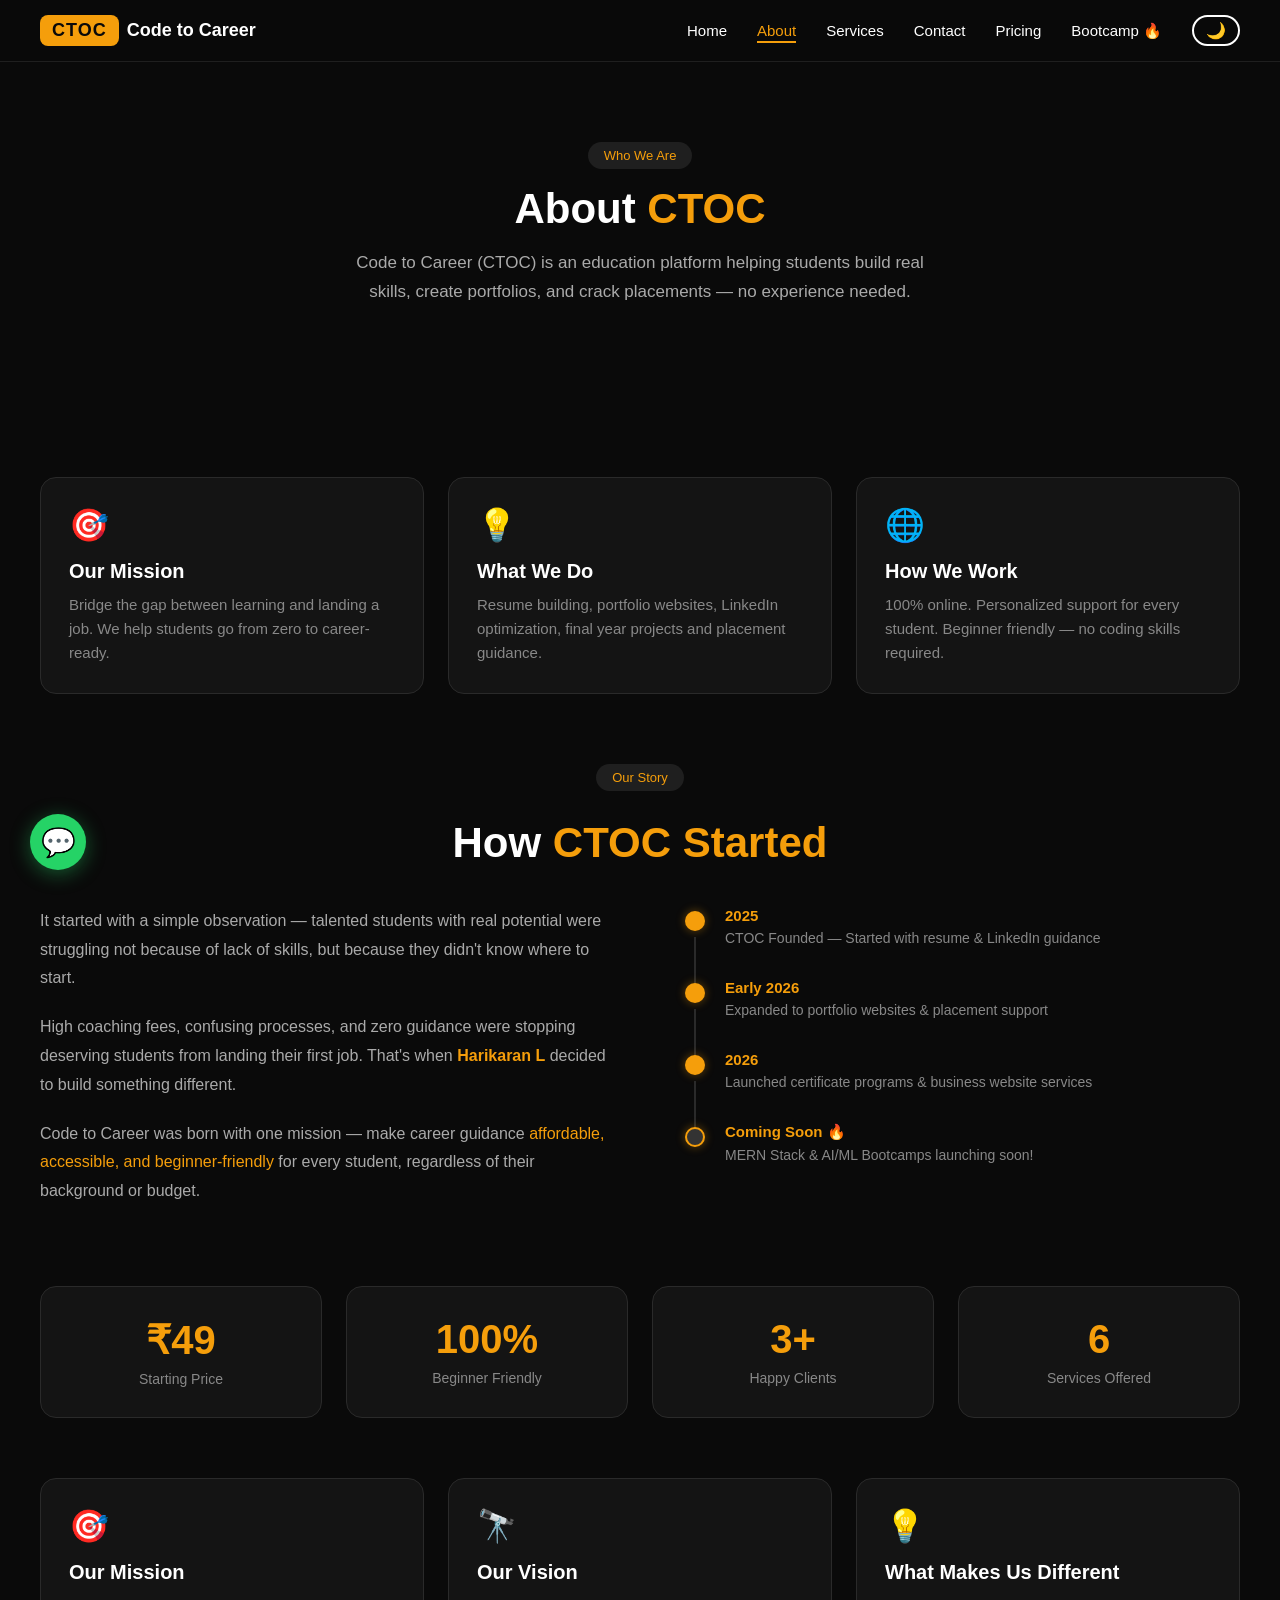
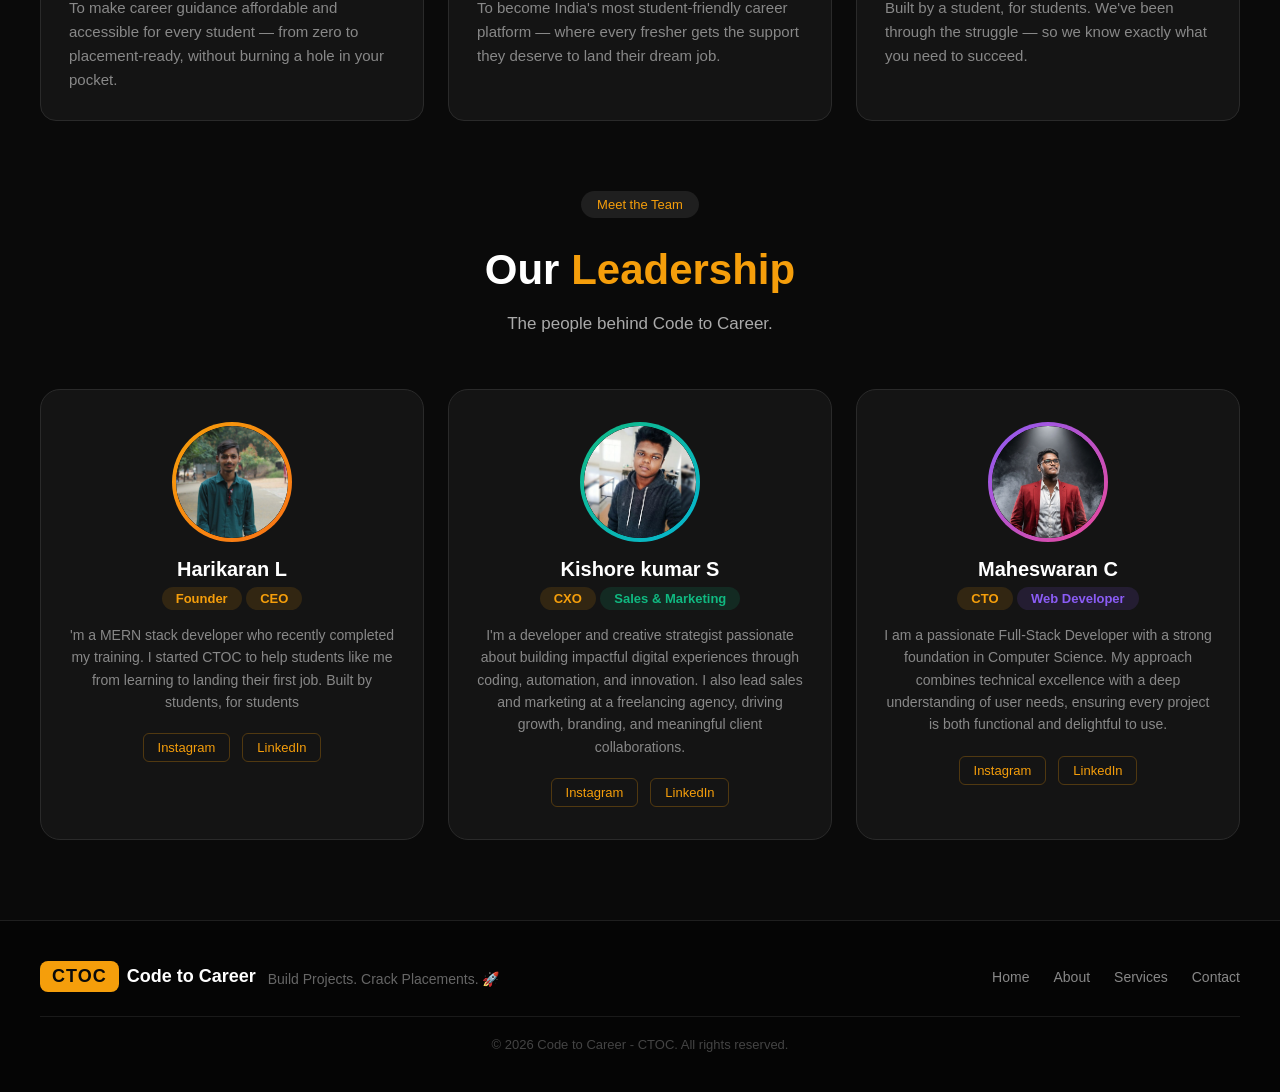
<file: about.html>
<!DOCTYPE html>
<html lang="en">
<head>
    <meta charset="UTF-8">
    <meta name="viewport" content="width=device-width, initial-scale=1.0">
    <title>About Us - Code to Career CTOC</title>
    <!-- SEO Meta Tags -->
    <meta name="description" content="Learn about Code to Career (CTOC) — built by students, for students. Meet our team and know our mission to make career guidance affordable for everyone.">
    <meta name="keywords" content="about CTOC, Code to Career team, student career platform, affordable career guidance">
    <meta name="author" content="Code to Career - CTOC">
    <meta name="robots" content="index, follow">

    <!-- Open Graph (WhatsApp, Facebook, Instagram preview) -->
    <meta property="og:type" content="website">
    <meta property="og:title" content="About Us - Code to Career CTOC">
    <meta property="og:description" content="Learn about Code to Career (CTOC) — built by students, for students. Meet our team and know our mission to make career guidance affordable for everyone.">
    <meta property="og:url" content="https://ctocacademy.netlify.app/about.html">
    <meta property="og:image" content="https://ctocacademy.netlify.app/assets/ctoc-white.png">
    <meta property="og:site_name" content="Code to Career - CTOC">

    <!-- Twitter Card -->
    <meta name="twitter:card" content="summary_large_image">
    <meta name="twitter:title" content="About Us - Code to Career CTOC">
    <meta name="twitter:description" content="Learn about Code to Career (CTOC) — built by students, for students. Meet our team and know our mission to make career guidance affordable for everyone.">
    <meta name="twitter:image" content="https://ctocacademy.netlify.app/assets/ctoc-white.png">

    <link rel="icon" type="image/png" href="./assets/ctoc-white.png">
    <link rel="stylesheet" href="./styles.css">

    <script>localStorage.getItem('ctoc_theme')==='light'&&document.documentElement.setAttribute('data-theme','light');</script>
</head>
<body>
    <nav class="navbar" id="navbar">
        <div class="container">
            <div class="nav-left">
                <a href="index.html" class="logo-link">
                    <span class="logo-cc">CTOC</span>
                    <span class="logo-name">Code to Career</span>
                </a>
            </div>
            <input type="checkbox" id="menu-toggle" class="menu-toggle">
            <label for="menu-toggle" class="hamburger">
                <span></span><span></span><span></span>
            </label>
            <ul class="nav-links">
                <li><a href="index.html">Home</a></li>
                <li><a href="about.html" class="active">About</a></li>
                <li><a href="services.html">Services</a></li>
                <li><a href="contact.html">Contact</a></li>
                <li><a href="pricing.html">Pricing</a></li>
                <li><a href="admission.html">Bootcamp 🔥</a></li>
                <li><button class="toggle-btn" onclick="toggleTheme()">🌙</button></li>
            </ul>
        </div>
    </nav>

    <section class="page-hero">
        <div class="section-container">
            <span class="section-badge">Who We Are</span>
            <h1 class="section-title">About <span class="highlight">CTOC</span></h1>
            <p class="section-sub">Code to Career (CTOC) is an education platform helping students build real skills, create portfolios, and crack placements — no experience needed.</p>
        </div>
    </section>

    <section class="section">
        <div class="section-container">
            <div class="about-grid">
                <div class="about-card">
                    <span class="about-icon">🎯</span>
                    <h3>Our Mission</h3>
                    <p>Bridge the gap between learning and landing a job. We help students go from zero to career-ready.</p>
                </div>
                <div class="about-card">
                    <span class="about-icon">💡</span>
                    <h3>What We Do</h3>
                    <p>Resume building, portfolio websites, LinkedIn optimization, final year projects and placement guidance.</p>
                </div>
                <div class="about-card">
                    <span class="about-icon">🌐</span>
                    <h3>How We Work</h3>
                    <p>100% online. Personalized support for every student. Beginner friendly — no coding skills required.</p>
                </div>
            </div>


            <!-- CTOC Story -->
            <div class="story-section">
                <span class="section-badge">Our Story</span>
                <h2 class="section-title" style="margin-top:12px;">How <span class="highlight">CTOC Started</span></h2>
                <div class="story-content">
                    <div class="story-text">
                        <p>It started with a simple observation — talented students with real potential were struggling not because of lack of skills, but because they didn't know where to start.</p>
                        <p>High coaching fees, confusing processes, and zero guidance were stopping deserving students from landing their first job. That's when <strong>Harikaran L</strong> decided to build something different.</p>
                        <p>Code to Career was born with one mission — make career guidance <span style="color:#f59e0b;">affordable, accessible, and beginner-friendly</span> for every student, regardless of their background or budget.</p>
                    </div>
                    <div class="story-timeline">
                        <div class="timeline-item">
                            <div class="timeline-dot"></div>
                            <div class="timeline-content">
                                <h4>2025</h4>
                                <p>CTOC Founded — Started with resume & LinkedIn guidance</p>
                            </div>
                        </div>
                        <div class="timeline-item">
                            <div class="timeline-dot"></div>
                            <div class="timeline-content">
                                <h4>Early 2026</h4>
                                <p>Expanded to portfolio websites & placement support</p>
                            </div>
                        </div>
                        <div class="timeline-item">
                            <div class="timeline-dot"></div>
                            <div class="timeline-content">
                                <h4>2026</h4>
                                <p>Launched certificate programs & business website services</p>
                            </div>
                        </div>
                        <div class="timeline-item">
                            <div class="timeline-dot future"></div>
                            <div class="timeline-content">
                                <h4>Coming Soon 🔥</h4>
                                <p>MERN Stack & AI/ML Bootcamps launching soon!</p>
                            </div>
                        </div>
                    </div>
                </div>
            </div>

            <!-- Numbers -->
            <div class="numbers-section">
                <div class="number-card">
                    <h3>₹49</h3>
                    <p>Starting Price</p>
                </div>
                <div class="number-card">
                    <h3>100%</h3>
                    <p>Beginner Friendly</p>
                </div>
                <div class="number-card">
                    <h3>3+</h3>
                    <p>Happy Clients</p>
                </div>
                <div class="number-card">
                    <h3>6</h3>
                    <p>Services Offered</p>
                </div>
            </div>

            <!-- Vision & Mission -->
            <div class="vision-section">
                <div class="vision-card">
                    <span class="vision-icon">🎯</span>
                    <h3>Our Mission</h3>
                    <p>To make career guidance affordable and accessible for every student — from zero to placement-ready, without burning a hole in your pocket.</p>
                </div>
                <div class="vision-card">
                    <span class="vision-icon">🔭</span>
                    <h3>Our Vision</h3>
                    <p>To become India's most student-friendly career platform — where every fresher gets the support they deserve to land their dream job.</p>
                </div>
                <div class="vision-card">
                    <span class="vision-icon">💡</span>
                    <h3>What Makes Us Different</h3>
                    <p>Built by a student, for students. We've been through the struggle — so we know exactly what you need to succeed.</p>
                </div>
            </div>

            <!-- Team Section -->
            <div style="margin-top:70px;">
                <span class="section-badge">Meet the Team</span>
                <h2 class="section-title" style="margin-top:12px;">Our <span class="highlight">Leadership</span></h2>
                <p class="section-sub">The people behind Code to Career.</p>

                <div class="team-grid">

                    <!-- Founder & CEO -->
                    <div class="team-card">
                        <div class="team-photo-wrap founder-border"><div class="team-photo-inner"><img src="./assets/cover photo.jpg" alt="Founder & CEO" class="team-img"></div></div>
                        <h3>Harikaran L</h3>
                        <span class="team-role founder-role">Founder </span>
                        <span class="team-role founder-role">CEO</span>
                        <p>'m a MERN stack developer who recently completed my training. I started CTOC to help students like me from learning to landing their first job. Built by students, for students</p>
                        <div class="team-links">
                            <a href="https://instagram.com/ctoc_careers" target="_blank">Instagram</a>
                            <a href="https://www.linkedin.com/in/harikaran84/" target="_blank">LinkedIn</a>
                        </div>
                    </div>

                    <!-- Sales & Marketing -->
                    <div class="team-card">
                        <div class="team-photo-wrap sales-border"><div class="team-photo-inner"><img src="./assets/kishore.jpeg" alt="Kishore" class="team-img"></div></div>
                        <h3> Kishore kumar S</h3>
                        <span class="team-role founder-role">CXO</span>
                        <span class="team-role sales-role">Sales & Marketing</span>
                        <p> I'm a developer and creative strategist passionate about building impactful digital experiences through coding, automation, and innovation. I also lead sales and marketing at a freelancing agency, driving growth, branding, and meaningful client collaborations.</p>
                        <div class="team-links">
                            <a href="https://www.instagram.com/im_kishore17" target="_blank">Instagram</a>
                            <a href="www.linkedin.com/in/kishorekumar29" target="_blank">LinkedIn</a>
                        </div>
                    </div>

                    <!-- Web Developer -->
                    <div class="team-card">
                        <div class="team-photo-wrap dev-border"><div class="team-photo-inner"><img src="./assets/masheshwaram.png" alt="Mashwaran" class="team-img"></div></div>
                        <h3>Maheswaran C</h3>
                        <span class="team-role founder-role">CTO</span>
                        <span class="team-role dev-role">Web Developer</span>
                        <p>I am a passionate Full-Stack Developer with a strong foundation in Computer Science. My approach combines technical excellence with a deep understanding of user needs, ensuring every project is both functional and delightful to use.</p>
                        <div class="team-links">
                            <a href="https://www.instagram.com/maheswaran__c?igsh=YmtxbDI0NXh1Mmlw&utm_source=qr" target="_blank">Instagram</a>
                            <a href="https://www.linkedin.com/in/maheswaran-c-1771b9293/" target="_blank">LinkedIn</a>
                        </div>
                    </div>

                </div>
            </div>
        </div>
    </section>

    <footer class="footer">
        <div class="footer-container">
            <div class="footer-left">
                <a href="index.html" class="logo-link">
                    <span class="logo-cc">CTOC</span>
                    <span class="logo-name">Code to Career</span>
                </a>
                <p style="color:#666; font-size:14px; margin-top:4px;">Build Projects. Crack Placements. 🚀</p>
            </div>
            <div class="footer-links">
                <a href="index.html">Home</a>
                <a href="about.html">About</a>
                <a href="services.html">Services</a>
                <a href="contact.html">Contact</a>
            </div>
        </div>
        <p class="footer-copy">© 2026 Code to Career - CTOC. All rights reserved.</p>
    </footer>
    <!-- WHATSAPP FLOATING BUTTON -->
    <a href="https://wa.me/916383847631" target="_blank" class="whatsapp-float" title="Chat on WhatsApp">
        💬
    </a>

    <!-- SCROLL TO TOP -->
    <button class="scroll-top" id="scrollTop" onclick="window.scrollTo({top:0,behavior:'smooth'})">↑</button>


    <script>
        const btn = document.querySelector('.toggle-btn');
        if (localStorage.getItem('ctoc_theme') === 'light') {
            document.body.classList.add('light');
            btn.textContent = '☀️';
        } else {
            btn.textContent = '🌙';
        }

        function toggleTheme() {
            document.body.classList.toggle('light');
            if (document.body.classList.contains('light')) {
                localStorage.setItem('ctoc_theme', 'light');
                document.documentElement.setAttribute('data-theme', 'light');
                btn.textContent = '☀️';
            } else {
                localStorage.setItem('ctoc_theme', 'dark');
                document.documentElement.removeAttribute('data-theme');
                btn.textContent = '🌙';
            }
        }

        window.addEventListener('scroll', () => {
            const nav = document.getElementById('navbar');
            if(nav) nav.classList.toggle('scrolled', window.scrollY > 50);
            const st = document.getElementById('scrollTop');
            if(st) st.classList.toggle('show', window.scrollY > 300);
        });

        document.querySelectorAll('.nav-links a').forEach(l => {
            l.addEventListener('click', () => {
                document.getElementById('menu-toggle').checked = false;
            });
        });
    </script>
</body>
</html>
</file>
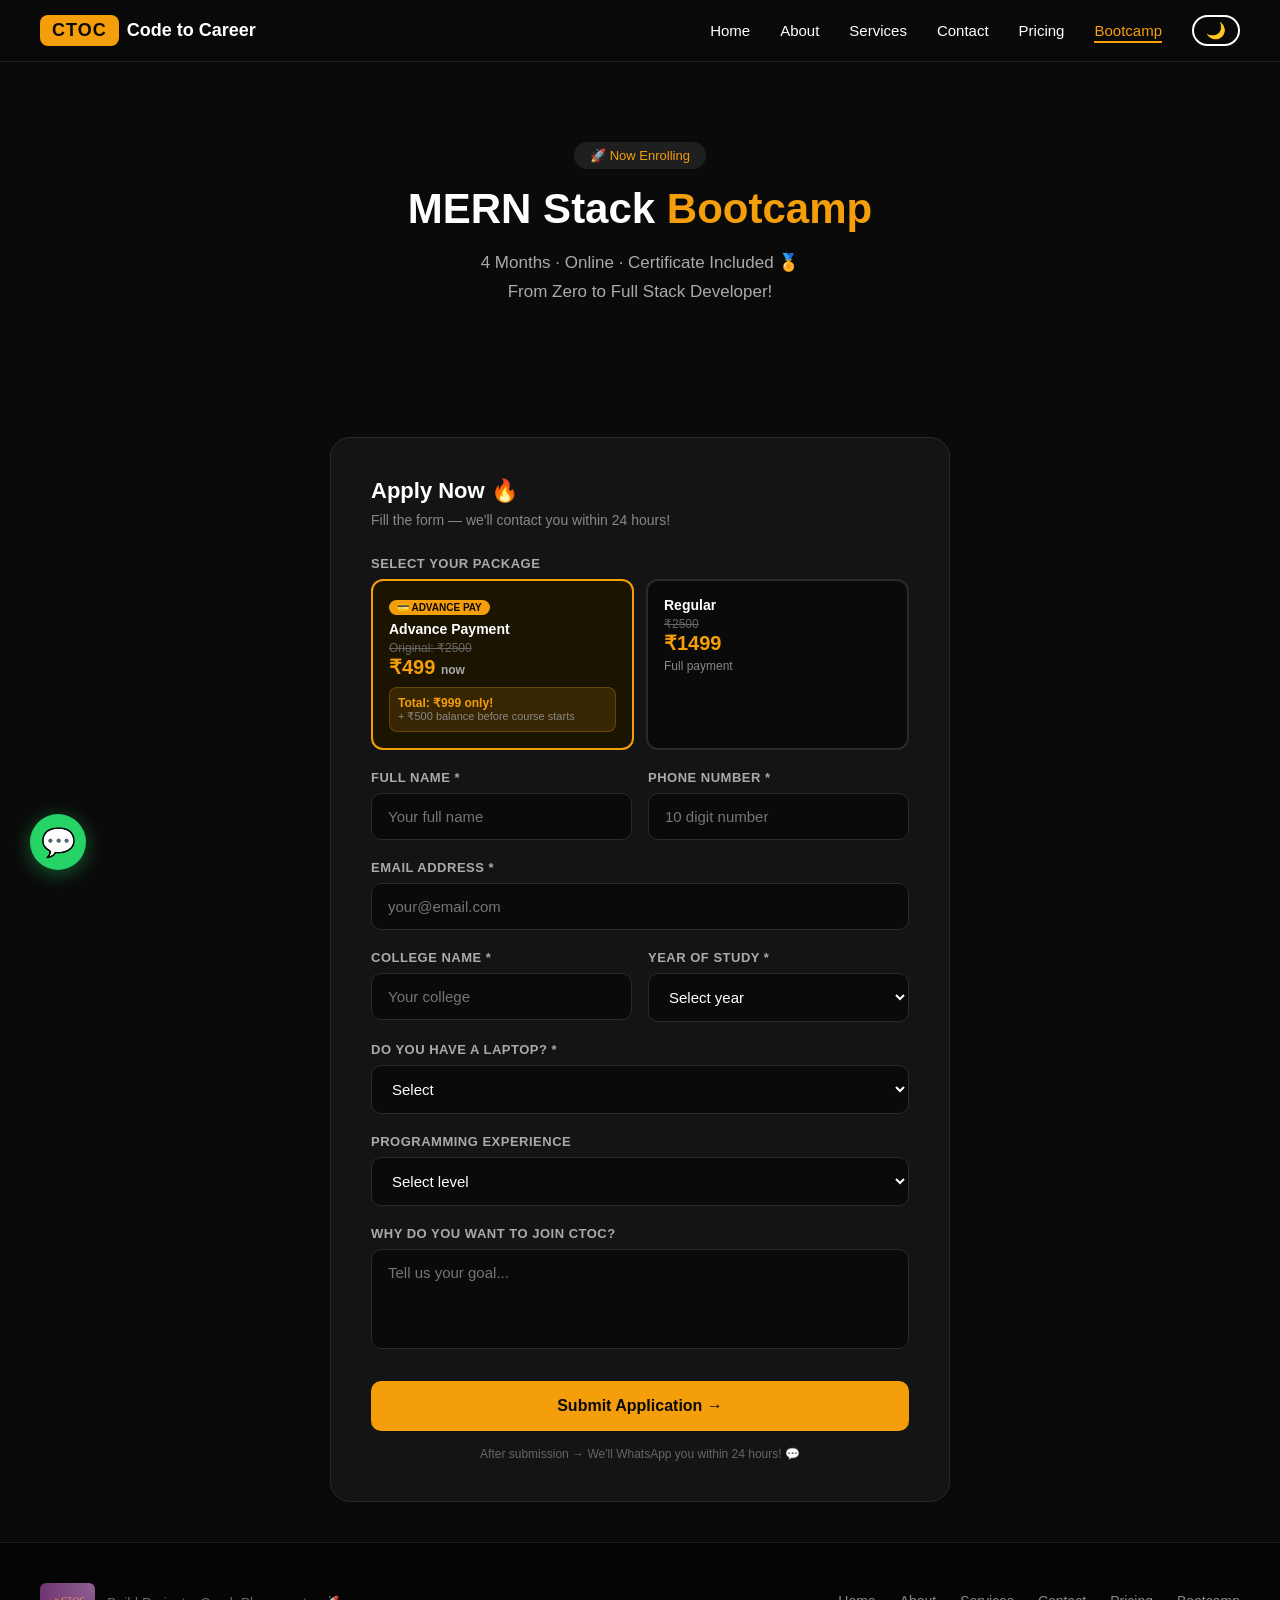
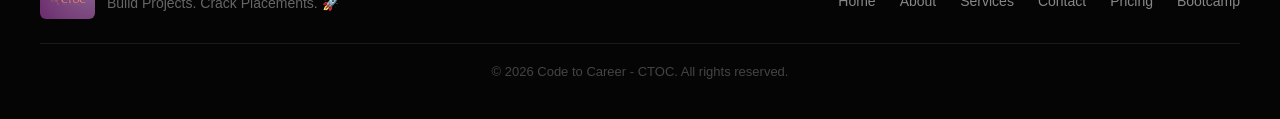
<file: admission.html>
<!DOCTYPE html>
<html lang="en">
<head>
    <meta charset="UTF-8">
    <meta name="viewport" content="width=device-width, initial-scale=1.0">
    <title>Bootcamp Admission - Code to Career CTOC</title>
    <link rel="icon" type="image/jpeg" href="./assets/ctoc-white.jpg">
    <link rel="stylesheet" href="./styles.css">
    <script>if(localStorage.getItem('ctoc_theme')==='light')document.documentElement.setAttribute('data-theme','light');</script>
    <style>
        .admission-hero { padding: 80px 40px 40px; text-align: center; }
        .form-section { padding: 40px; max-width: 700px; margin: 0 auto; }
        .form-card { background: #141414; border: 1px solid #2a2a2a; border-radius: 20px; padding: 40px; }
        .form-group { margin-bottom: 20px; text-align: left; }
        .form-group label { display: block; color: #aaa; font-size: 13px; font-weight: 600; margin-bottom: 8px; letter-spacing: 0.5px; }
        .form-group input, .form-group select, .form-group textarea {
            width: 100%; background: #0a0a0a; border: 1px solid #2a2a2a;
            border-radius: 10px; padding: 14px 16px; color: #fff;
            font-size: 15px; outline: none; transition: border-color 0.3s;
            font-family: 'Segoe UI', sans-serif;
        }
        .form-group input:focus, .form-group select:focus, .form-group textarea:focus { border-color: #f59e0b; }
        .form-group select option { background: #141414; }
        .form-group textarea { height: 100px; resize: none; }
        .form-row { display: grid; grid-template-columns: 1fr 1fr; gap: 16px; }
        .submit-btn { width: 100%; background: #f59e0b; color: #0a0a0a; border: none; border-radius: 10px; padding: 16px; font-size: 16px; font-weight: 800; cursor: pointer; transition: all 0.3s; margin-top: 8px; }
        .submit-btn:hover { background: #d97706; transform: translateY(-2px); }
        .package-cards { display: grid; grid-template-columns: 1fr 1fr; gap: 12px; margin-bottom: 20px; }
        .package-option { background: #0a0a0a; border: 2px solid #2a2a2a; border-radius: 12px; padding: 16px; cursor: pointer; transition: all 0.3s; text-align: left; }
        .package-option.selected { border-color: #f59e0b; background: #1a1400; }
        .package-option h4 { color: #fff; font-size: 14px; margin-bottom: 4px; }
        .package-option .price { color: #f59e0b; font-size: 20px; font-weight: 800; }
        .package-option .old { color: #666; font-size: 12px; text-decoration: line-through; }
        .package-option .badge { background: #f59e0b; color: #0a0a0a; font-size: 10px; font-weight: 800; padding: 2px 8px; border-radius: 50px; display: inline-block; margin-bottom: 6px; }
        .success-box { display: none; text-align: center; padding: 40px; }
        .success-box h2 { color: #fff; font-size: 28px; margin-bottom: 16px; }
        .success-box p { color: #aaa; margin-bottom: 24px; }
        [data-theme="light"] .form-card { background: #fff; border-color: #e0e0e0; }
        [data-theme="light"] .form-group input,
        [data-theme="light"] .form-group select,
        [data-theme="light"] .form-group textarea { background: #f5f5f5; border-color: #e0e0e0; color: #0a0a0a; }
        [data-theme="light"] .package-option { background: #f5f5f5; border-color: #e0e0e0; }
        [data-theme="light"] .package-option h4 { color: #0a0a0a; }
        @media(max-width:768px) { .form-row { grid-template-columns: 1fr; } .package-cards { grid-template-columns: 1fr; } .form-section { padding: 20px; } }
    </style>
</head>
<body>

    <nav class="navbar" id="navbar">
        <div class="container">
            <div class="nav-left">
                <a href="index.html" class="logo-link">
                    <span class="logo-cc">CTOC</span>
                    <span class="logo-name">Code to Career</span>
                </a>
            </div>
            <input type="checkbox" id="menu-toggle" class="menu-toggle">
            <label for="menu-toggle" class="hamburger">
                <span></span><span></span><span></span>
            </label>
            <ul class="nav-links">
                <li><a href="index.html">Home</a></li>
                <li><a href="about.html">About</a></li>
                <li><a href="services.html">Services</a></li>
                <li><a href="contact.html">Contact</a></li>
                <li><a href="pricing.html">Pricing</a></li>
                <li><a href="admission.html" class="active">Bootcamp</a></li>
                <li><button class="toggle-btn" onclick="toggleTheme()">🌙</button></li>
            </ul>
        </div>
    </nav>

    <section class="admission-hero">
        <div class="section-container">
            <span class="section-badge">🚀 Now Enrolling</span>
            <h1 class="section-title">MERN Stack <span class="highlight">Bootcamp</span></h1>
            <p class="section-sub">4 Months · Online · Certificate Included 🏅<br>From Zero to Full Stack Developer!</p>
        </div>
    </section>

    <div class="form-section">
        <div class="form-card" id="formCard">

            <h2 style="color:#fff;font-size:22px;margin-bottom:8px;">Apply Now 🔥</h2>
            <p style="color:#888;font-size:14px;margin-bottom:28px;">Fill the form — we'll contact you within 24 hours!</p>

            <!-- Package Selection -->
            <div class="form-group">
                <label>SELECT YOUR PACKAGE</label>
                <div class="package-cards">
                    <div class="package-option selected" onclick="selectPackage(this, 'Advance Payment - ₹499 now + ₹500 later')">
                        <div class="badge">💳 ADVANCE PAY</div>
                        <h4>Advance Payment</h4>
                        <div class="old">Original: ₹2500</div>
                        <div class="price">₹499 <span style="font-size:12px;color:#aaa;">now</span></div>
                        <div style="background:#f59e0b22;border:1px solid #f59e0b44;border-radius:8px;padding:8px;margin-top:8px;">
                            <p style="color:#f59e0b;font-size:12px;font-weight:700;">Total: ₹999 only!</p>
                            <p style="color:#888;font-size:11px;">+ ₹500 balance before course starts</p>
                        </div>
                    </div>
                    <div class="package-option" onclick="selectPackage(this, 'Regular - ₹1499 Full Pay')">
                        <h4>Regular</h4>
                        <div class="old">₹2500</div>
                        <div class="price">₹1499</div>
                        <p style="color:#888;font-size:12px;margin-top:4px;">Full payment</p>
                    </div>
                </div>
            </div>

            <div class="form-row">
                <div class="form-group">
                    <label>FULL NAME *</label>
                    <input type="text" id="name" placeholder="Your full name">
                </div>
                <div class="form-group">
                    <label>PHONE NUMBER *</label>
                    <input type="tel" id="phone" placeholder="10 digit number">
                </div>
            </div>

            <div class="form-group">
                <label>EMAIL ADDRESS *</label>
                <input type="email" id="email" placeholder="your@email.com">
            </div>

            <div class="form-row">
                <div class="form-group">
                    <label>COLLEGE NAME *</label>
                    <input type="text" id="college" placeholder="Your college">
                </div>
                <div class="form-group">
                    <label>YEAR OF STUDY *</label>
                    <select id="year">
                        <option value="">Select year</option>
                        <option>1st Year</option>
                        <option>2nd Year</option>
                        <option>3rd Year</option>
                        <option>Final Year</option>
                        <option>Graduated</option>
                    </select>
                </div>
            </div>

            <div class="form-group">
                <label>DO YOU HAVE A LAPTOP? *</label>
                <select id="laptop">
                    <option value="">Select</option>
                    <option>Yes, I have a laptop</option>
                    <option>No, but I can arrange</option>
                    <option>No laptop</option>
                </select>
            </div>

            <div class="form-group">
                <label>PROGRAMMING EXPERIENCE</label>
                <select id="experience">
                    <option value="">Select level</option>
                    <option>Complete Beginner</option>
                    <option>Basic HTML/CSS</option>
                    <option>Some JavaScript</option>
                    <option>Intermediate</option>
                </select>
            </div>

            <div class="form-group">
                <label>WHY DO YOU WANT TO JOIN CTOC?</label>
                <textarea id="reason" placeholder="Tell us your goal..."></textarea>
            </div>

            <p id="errorMsg" style="color:#ff4455;font-size:13px;margin-bottom:12px;display:none;">❌ Please fill all required fields!</p>

            <button class="submit-btn" onclick="submitForm()">Submit Application →</button>

            <p style="color:#666;font-size:12px;text-align:center;margin-top:16px;">
                After submission → We'll WhatsApp you within 24 hours! 💬
            </p>
        </div>

        <!-- Success Message -->
        <div class="success-box" id="successBox">
            <div style="font-size:64px;margin-bottom:16px;">🎉</div>
            <h2>Application <span class="highlight">Submitted!</span></h2>
            <p>Thank you! We'll contact you on WhatsApp within 24 hours to confirm your enrollment.</p>
            <a href="https://wa.me/916383847631?text=Hi%20CTOC!%20I%20just%20submitted%20my%20bootcamp%20application!%20%F0%9F%9A%80" target="_blank" class="btn-primary" style="display:inline-block;margin-bottom:16px;">
                💬 Message us on WhatsApp →
            </a><br>
            <a href="index.html" class="btn-secondary" style="display:inline-block;">Back to Home</a>
        </div>
    </div>

    <footer class="footer">
        <div class="footer-container">
            <div class="footer-left">
                <a href="index.html" class="logo-link">
                    <img src="./assets/ctoc-white.png" alt="CTOC" style="height:36px;width:auto;border-radius:6px;">
                </a>
                <p style="color:#666;font-size:14px;margin-top:4px;">Build Projects. Crack Placements. 🚀</p>
            </div>
            <div class="footer-links">
                <a href="index.html">Home</a>
                <a href="about.html">About</a>
                <a href="services.html">Services</a>
                <a href="contact.html">Contact</a>
                <a href="pricing.html">Pricing</a>
                <a href="admission.html">Bootcamp</a>
            </div>
        </div>
        <p class="footer-copy">© 2026 Code to Career - CTOC. All rights reserved.</p>
    </footer>

    <a href="https://wa.me/916383847631" target="_blank" class="whatsapp-float">💬</a>
    <button class="scroll-top" id="scrollTop" onclick="window.scrollTo({top:0,behavior:'smooth'})">↑</button>

    <script>
        let selectedPackage = 'Early Bird - ₹999';

        function selectPackage(el, pkg) {
            document.querySelectorAll('.package-option').forEach(o => o.classList.remove('selected'));
            el.classList.add('selected');
            selectedPackage = pkg;
        }

        const SHEET_URL = 'https://script.google.com/macros/s/AKfycbzETntSg2enHRhp5vJo3kLxCdsCtKdnRoRAwHrYPqwUnFY6Jc79t91XXgyRE3Z1k7vY/exec';

        async function submitForm() {
            const name = document.getElementById('name').value.trim();
            const phone = document.getElementById('phone').value.trim();
            const email = document.getElementById('email').value.trim();
            const college = document.getElementById('college').value.trim();
            const year = document.getElementById('year').value;
            const laptop = document.getElementById('laptop').value;
            const experience = document.getElementById('experience').value;
            const reason = document.getElementById('reason').value.trim();
            const error = document.getElementById('errorMsg');
            const btn = document.querySelector('.submit-btn');

            if (!name || !phone || !email || !college || !year || !laptop) {
                error.style.display = 'block';
                return;
            }

            error.style.display = 'none';
            btn.textContent = 'Submitting... ⏳';
            btn.disabled = true;

            const data = { name, phone, email, college, year, laptop, experience, reason, package: selectedPackage };

            try {
                await fetch(SHEET_URL, {
                    method: 'POST',
                    mode: 'no-cors',
                    headers: { 'Content-Type': 'application/json' },
                    body: JSON.stringify(data)
                });
            } catch(e) { console.log(e); }

            document.getElementById('formCard').style.display = 'none';
            document.getElementById('successBox').style.display = 'block';

            const msg = `Hi CTOC! I want to join the Bootcamp! 🚀%0A%0AName: ${name}%0APhone: ${phone}%0AEmail: ${email}%0ACollege: ${college}%0AYear: ${year}%0ALaptop: ${laptop}%0APackage: ${selectedPackage}`;
            setTimeout(() => {
                window.open(`https://wa.me/916383847631?text=${msg}`, '_blank');
            }, 1500);
        }

        const btn = document.querySelector('.toggle-btn');
        if (localStorage.getItem('ctoc_theme') === 'light') {
            document.body.classList.add('light');
            btn.textContent = '☀️';
        } else { btn.textContent = '🌙'; }

        function toggleTheme() {
            document.body.classList.toggle('light');
            if (document.body.classList.contains('light')) {
                localStorage.setItem('ctoc_theme', 'light');
                document.documentElement.setAttribute('data-theme', 'light');
                btn.textContent = '☀️';
            } else {
                localStorage.setItem('ctoc_theme', 'dark');
                document.documentElement.removeAttribute('data-theme');
                btn.textContent = '🌙';
            }
        }

        window.addEventListener('scroll', () => {
            const nav = document.getElementById('navbar');
            if(nav) nav.classList.toggle('scrolled', window.scrollY > 50);
            const st = document.getElementById('scrollTop');
            if(st) st.classList.toggle('show', window.scrollY > 300);
        });

        document.querySelectorAll('.nav-links a').forEach(l => {
            l.addEventListener('click', () => {
                document.getElementById('menu-toggle').checked = false;
            });
        });
    </script>
</body>
</html>
</file>
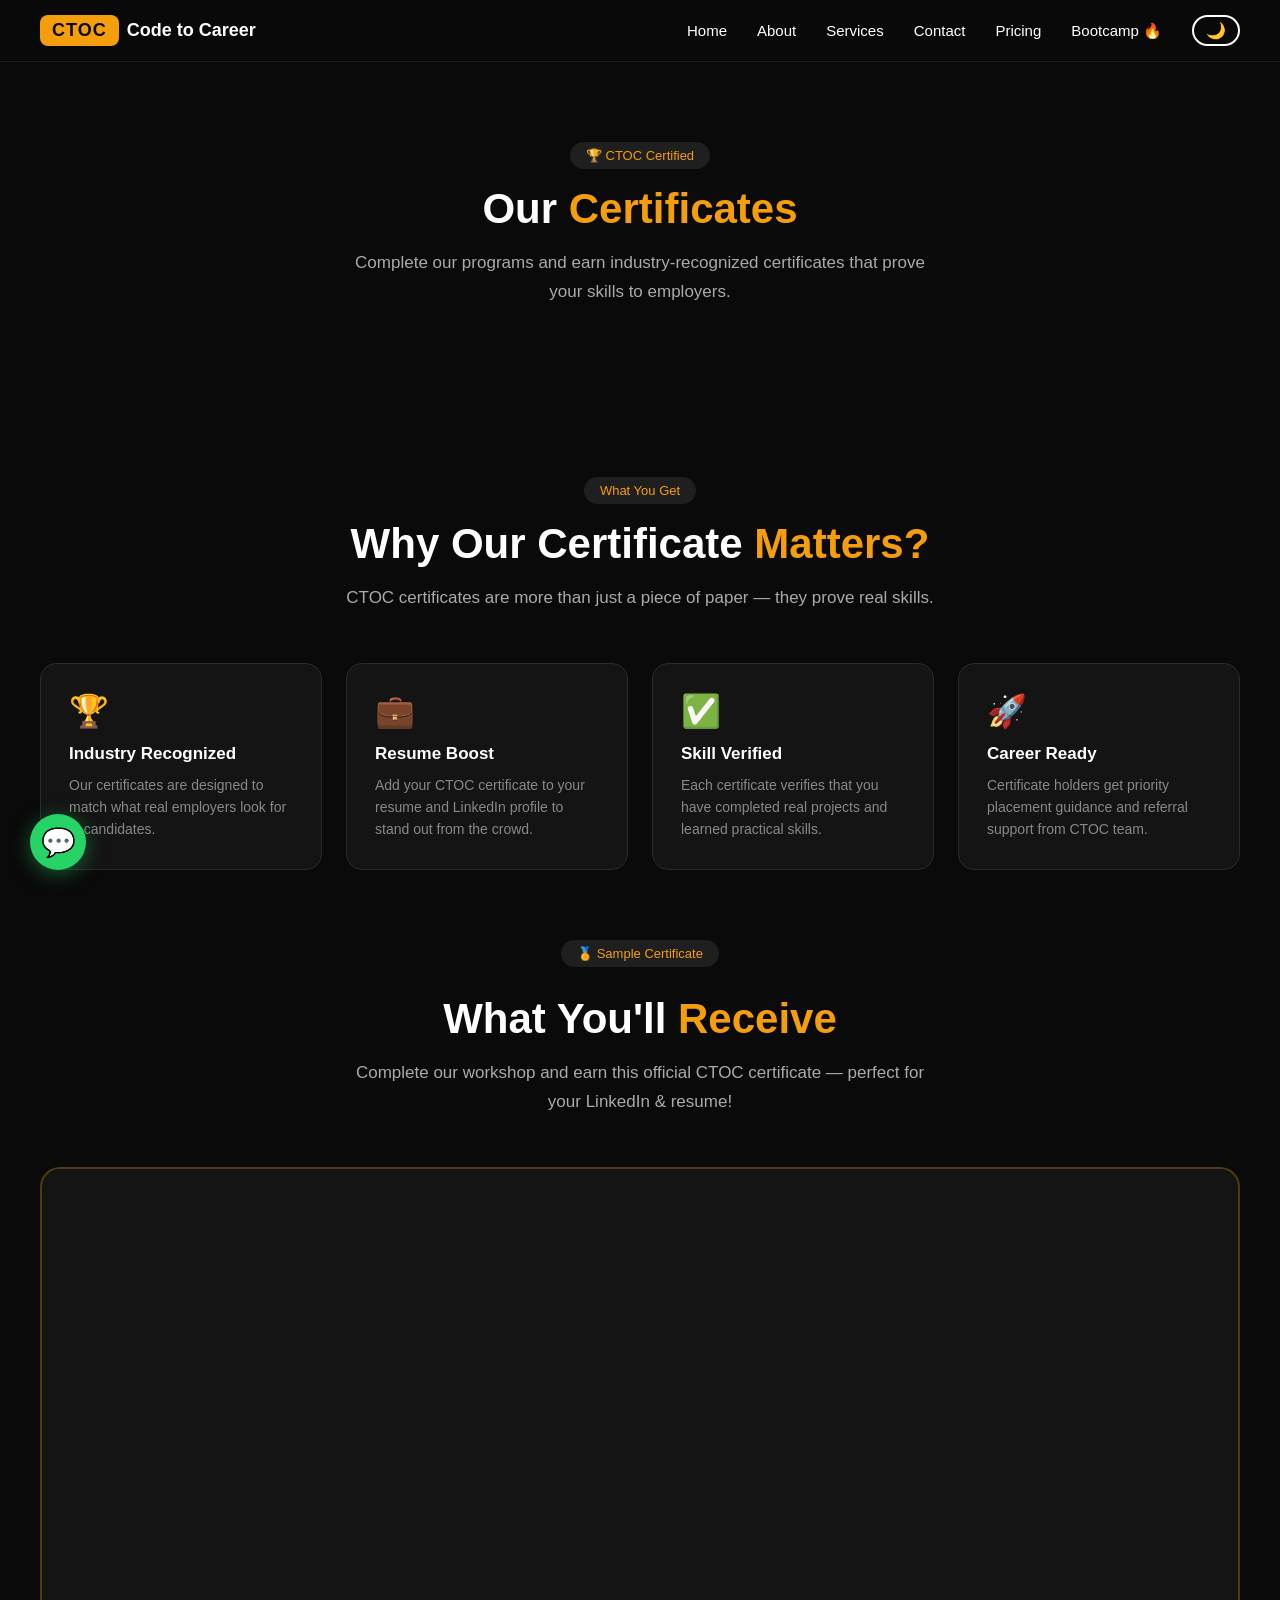
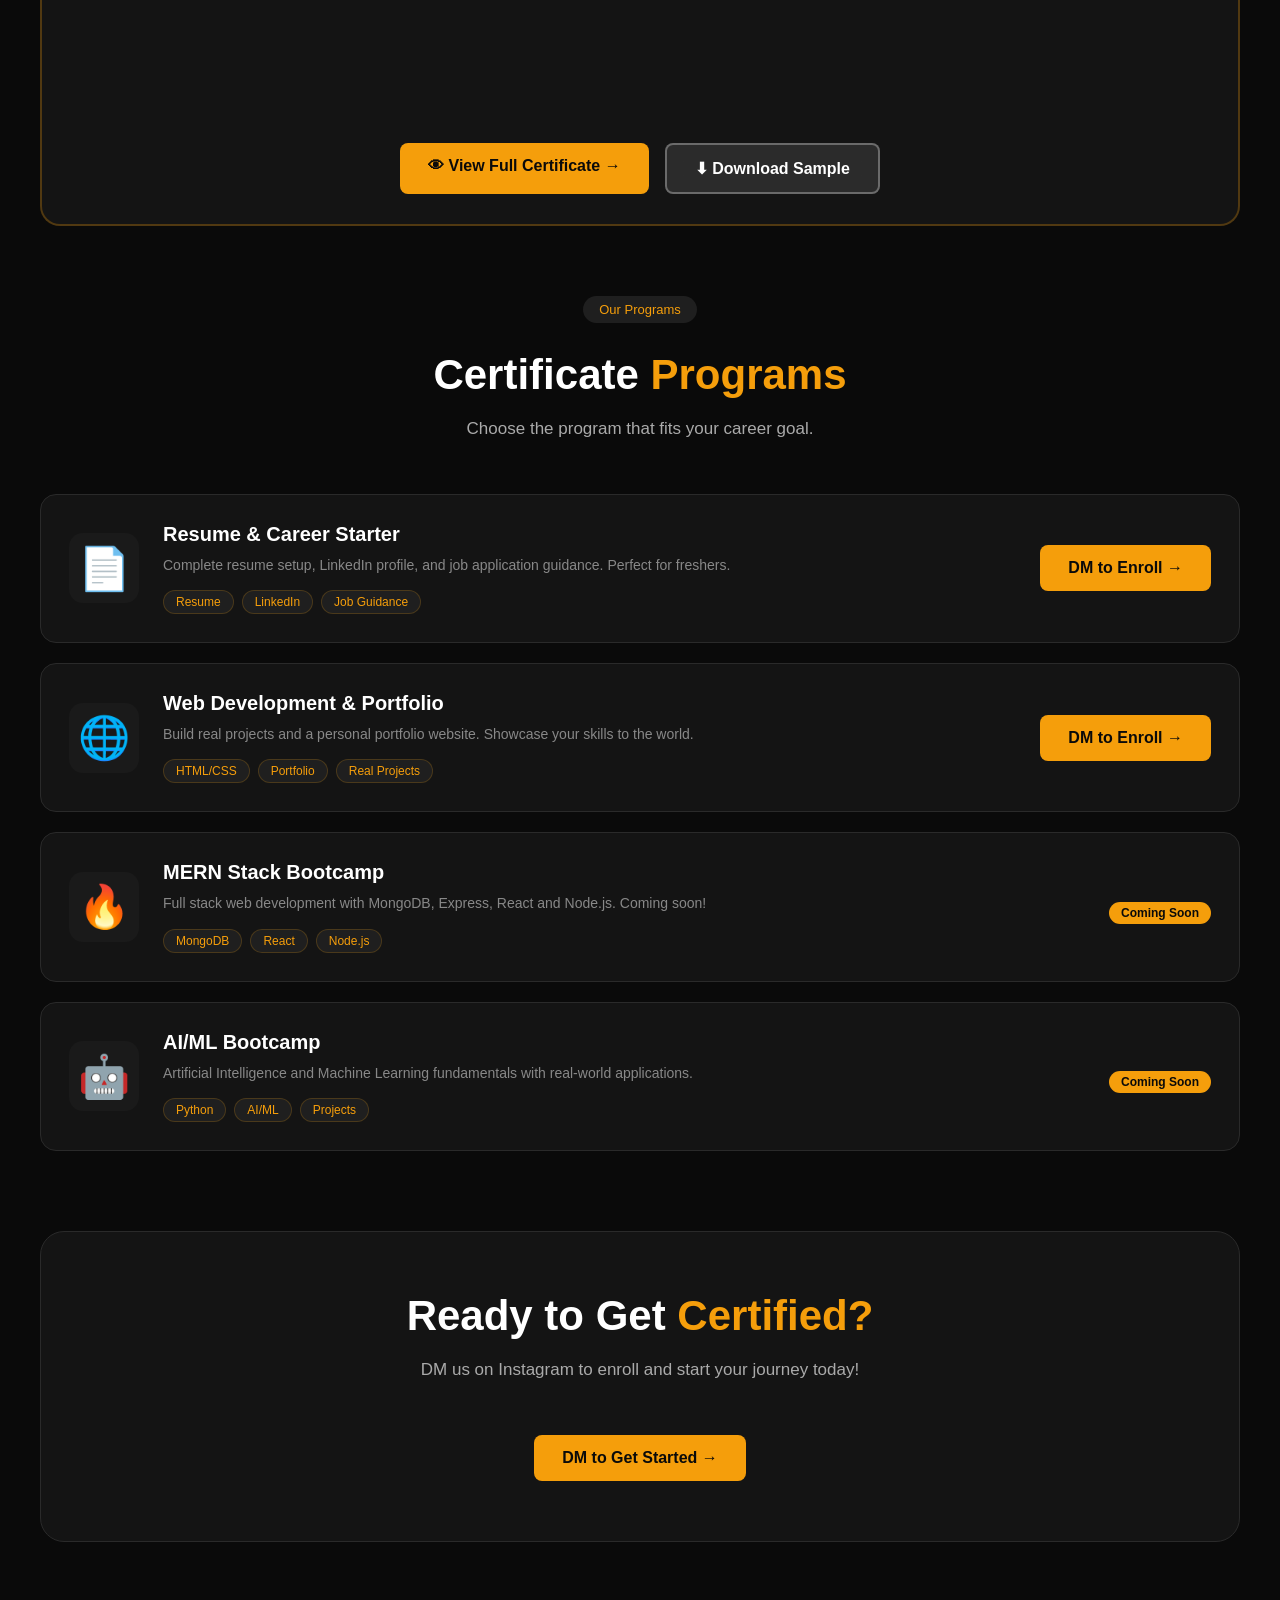
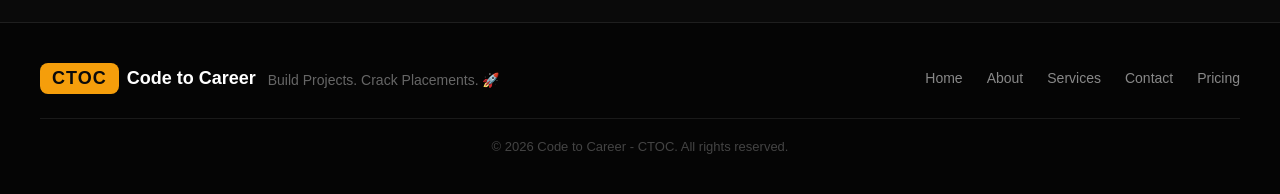
<file: certificate.html>
<!DOCTYPE html>
<html lang="en">
<head>
    <meta charset="UTF-8">
    <meta name="viewport" content="width=device-width, initial-scale=1.0">
    <title>Certificates - Code to Career CTOC</title>
    <!-- SEO Meta Tags -->
    <meta name="description" content="Earn industry-recognized CTOC certificates. Complete our programs and get certified — perfect for LinkedIn and resume.">
    <meta name="keywords" content="CTOC certificate, career certificate, placement certificate, workshop certificate">
    <meta name="author" content="Code to Career - CTOC">
    <meta name="robots" content="index, follow">

    <!-- Open Graph (WhatsApp, Facebook, Instagram preview) -->
    <meta property="og:type" content="website">
    <meta property="og:title" content="Certificates - Code to Career CTOC">
    <meta property="og:description" content="Earn industry-recognized CTOC certificates. Complete our programs and get certified — perfect for LinkedIn and resume.">
    <meta property="og:url" content="https://ctocacademy.netlify.app/certificate.html">
    <meta property="og:image" content="https://ctocacademy.netlify.app/assets/ctoc-white.png">
    <meta property="og:site_name" content="Code to Career - CTOC">

    <!-- Twitter Card -->
    <meta name="twitter:card" content="summary_large_image">
    <meta name="twitter:title" content="Certificates - Code to Career CTOC">
    <meta name="twitter:description" content="Earn industry-recognized CTOC certificates. Complete our programs and get certified — perfect for LinkedIn and resume.">
    <meta name="twitter:image" content="https://ctocacademy.netlify.app/assets/ctoc-white.png">

    <link rel="icon" type="image/png" href="./assets/ctoc-white.png">
    <link rel="stylesheet" href="./styles.css">

    <script>localStorage.getItem('ctoc_theme')==='light'&&document.documentElement.setAttribute('data-theme','light');</script>
</head>
<body>
    <nav class="navbar" id="navbar">
        <div class="container">
            <div class="nav-left">
                <a href="index.html" class="logo-link">
                    <span class="logo-cc">CTOC</span>
                    <span class="logo-name">Code to Career</span>
                </a>
            </div>
            <input type="checkbox" id="menu-toggle" class="menu-toggle">
            <label for="menu-toggle" class="hamburger">
                <span></span><span></span><span></span>
            </label>
            <ul class="nav-links">
                <li><a href="index.html">Home</a></li>
                <li><a href="about.html">About</a></li>
                <li><a href="services.html">Services</a></li>
                <li><a href="contact.html">Contact</a></li>
                <li><a href="pricing.html">Pricing</a></li>
                <li><a href="admission.html">Bootcamp 🔥</a></li>
                <li><button class="toggle-btn" onclick="toggleTheme()">🌙</button></li>
            </ul>
        </div>
    </nav>

    <!-- Hero -->
    <section class="page-hero">
        <div class="section-container">
            <span class="section-badge">🏆 CTOC Certified</span>
            <h1 class="section-title">Our <span class="highlight">Certificates</span></h1>
            <p class="section-sub">Complete our programs and earn industry-recognized certificates that prove your skills to employers.</p>
        </div>
    </section>

    <!-- Why Certificate -->
    <section class="section">
        <div class="section-container">
            <span class="section-badge">What You Get</span>
            <h2 class="section-title">Why Our Certificate <span class="highlight">Matters?</span></h2>
            <p class="section-sub">CTOC certificates are more than just a piece of paper — they prove real skills.</p>

            <div class="cert-benefits">
                <div class="cert-benefit-card">
                    <span>🏆</span>
                    <h3>Industry Recognized</h3>
                    <p>Our certificates are designed to match what real employers look for in candidates.</p>
                </div>
                <div class="cert-benefit-card">
                    <span>💼</span>
                    <h3>Resume Boost</h3>
                    <p>Add your CTOC certificate to your resume and LinkedIn profile to stand out from the crowd.</p>
                </div>
                <div class="cert-benefit-card">
                    <span>✅</span>
                    <h3>Skill Verified</h3>
                    <p>Each certificate verifies that you have completed real projects and learned practical skills.</p>
                </div>
                <div class="cert-benefit-card">
                    <span>🚀</span>
                    <h3>Career Ready</h3>
                    <p>Certificate holders get priority placement guidance and referral support from CTOC team.</p>
                </div>
            </div>

            <!-- Certificate Sample Preview -->
            <div class="cert-preview-section">
                <span class="section-badge">🏅 Sample Certificate</span>
                <h2 class="section-title" style="margin-top:12px;">What You'll <span class="highlight">Receive</span></h2>
                <p class="section-sub">Complete our workshop and earn this official CTOC certificate — perfect for your LinkedIn & resume!</p>

                <div class="cert-preview-box">
                    <iframe
                        src="./assets/certificate.pdf"
                        width="100%"
                        height="520px"
                        style="border:none; border-radius:12px;">
                    </iframe>
                    <div class="cert-preview-btns">
                        <a href="./assets/certificate.pdf"
                           target="_blank"
                           class="btn-primary">
                            👁 View Full Certificate →
                        </a>
                        <a href="./assets/certificate.pdf"
                           download
                           class="btn-secondary">
                            ⬇ Download Sample
                        </a>
                    </div>
                </div>
            </div>

            <!-- Certificate Programs -->
            <div style="margin-top:70px;">
                <span class="section-badge">Our Programs</span>
                <h2 class="section-title" style="margin-top:12px;">Certificate <span class="highlight">Programs</span></h2>
                <p class="section-sub">Choose the program that fits your career goal.</p>

                <div class="cert-programs">

                    <div class="cert-card">
                        <div class="cert-icon">📄</div>
                        <div class="cert-info">
                            <h3>Resume & Career Starter</h3>
                            <p>Complete resume setup, LinkedIn profile, and job application guidance. Perfect for freshers.</p>
                            <div class="cert-tags">
                                <span>Resume</span>
                                <span>LinkedIn</span>
                                <span>Job Guidance</span>
                            </div>
                        </div>
                        <a href="https://instagram.com/ctoc_careers" target="_blank" class="btn-primary">DM to Enroll →</a>
                    </div>

                    <div class="cert-card">
                        <div class="cert-icon">🌐</div>
                        <div class="cert-info">
                            <h3>Web Development & Portfolio</h3>
                            <p>Build real projects and a personal portfolio website. Showcase your skills to the world.</p>
                            <div class="cert-tags">
                                <span>HTML/CSS</span>
                                <span>Portfolio</span>
                                <span>Real Projects</span>
                            </div>
                        </div>
                        <a href="https://instagram.com/ctoc_careers" target="_blank" class="btn-primary">DM to Enroll →</a>
                    </div>

                    <div class="cert-card">
                        <div class="cert-icon">🔥</div>
                        <div class="cert-info">
                            <h3>MERN Stack Bootcamp</h3>
                            <p>Full stack web development with MongoDB, Express, React and Node.js. Coming soon!</p>
                            <div class="cert-tags">
                                <span>MongoDB</span>
                                <span>React</span>
                                <span>Node.js</span>
                            </div>
                        </div>
                        <span class="coming-soon">Coming Soon</span>
                    </div>

                    <div class="cert-card">
                        <div class="cert-icon">🤖</div>
                        <div class="cert-info">
                            <h3>AI/ML Bootcamp</h3>
                            <p>Artificial Intelligence and Machine Learning fundamentals with real-world applications.</p>
                            <div class="cert-tags">
                                <span>Python</span>
                                <span>AI/ML</span>
                                <span>Projects</span>
                            </div>
                        </div>
                        <span class="coming-soon">Coming Soon</span>
                    </div>

                </div>
            </div>

            <!-- CTA -->
            <div class="cert-cta">
                <h2 class="section-title">Ready to Get <span class="highlight">Certified?</span></h2>
                <p class="section-sub">DM us on Instagram to enroll and start your journey today!</p>
                <a href="https://instagram.com/ctoc_careers" target="_blank" class="btn-primary">DM to Get Started →</a>
            </div>

        </div>
    </section>

    <footer class="footer">
        <div class="footer-container">
            <div class="footer-left">
                <a href="index.html" class="logo-link">
                    <span class="logo-cc">CTOC</span>
                    <span class="logo-name">Code to Career</span>
                </a>
                <p style="color:#666; font-size:14px; margin-top:4px;">Build Projects. Crack Placements. 🚀</p>
            </div>
            <div class="footer-links">
                <a href="index.html">Home</a>
                <a href="about.html">About</a>
                <a href="services.html">Services</a>
                <a href="contact.html">Contact</a>
                <a href="pricing.html">Pricing</a>
            </div>
        </div>
        <p class="footer-copy">© 2026 Code to Career - CTOC. All rights reserved.</p>
    </footer>
    <!-- WHATSAPP FLOATING BUTTON -->
    <a href="https://wa.me/916383847631" target="_blank" class="whatsapp-float" title="Chat on WhatsApp">
        💬
    </a>

    <!-- SCROLL TO TOP -->
    <button class="scroll-top" id="scrollTop" onclick="window.scrollTo({top:0,behavior:'smooth'})">↑</button>


    <script>
        const btn = document.querySelector('.toggle-btn');
        if (localStorage.getItem('ctoc_theme') === 'light') {
            document.body.classList.add('light');
            btn.textContent = '☀️';
        } else {
            btn.textContent = '🌙';
        }

        function toggleTheme() {
            document.body.classList.toggle('light');
            if (document.body.classList.contains('light')) {
                localStorage.setItem('ctoc_theme', 'light');
                document.documentElement.setAttribute('data-theme', 'light');
                btn.textContent = '☀️';
            } else {
                localStorage.setItem('ctoc_theme', 'dark');
                document.documentElement.removeAttribute('data-theme');
                btn.textContent = '🌙';
            }
        }

        window.addEventListener('scroll', () => {
            const nav = document.getElementById('navbar');
            if(nav) nav.classList.toggle('scrolled', window.scrollY > 50);
            const st = document.getElementById('scrollTop');
            if(st) st.classList.toggle('show', window.scrollY > 300);
        });

        document.querySelectorAll('.nav-links a').forEach(l => {
            l.addEventListener('click', () => {
                document.getElementById('menu-toggle').checked = false;
            });
        });
    </script>
</body>
</html>
</file>
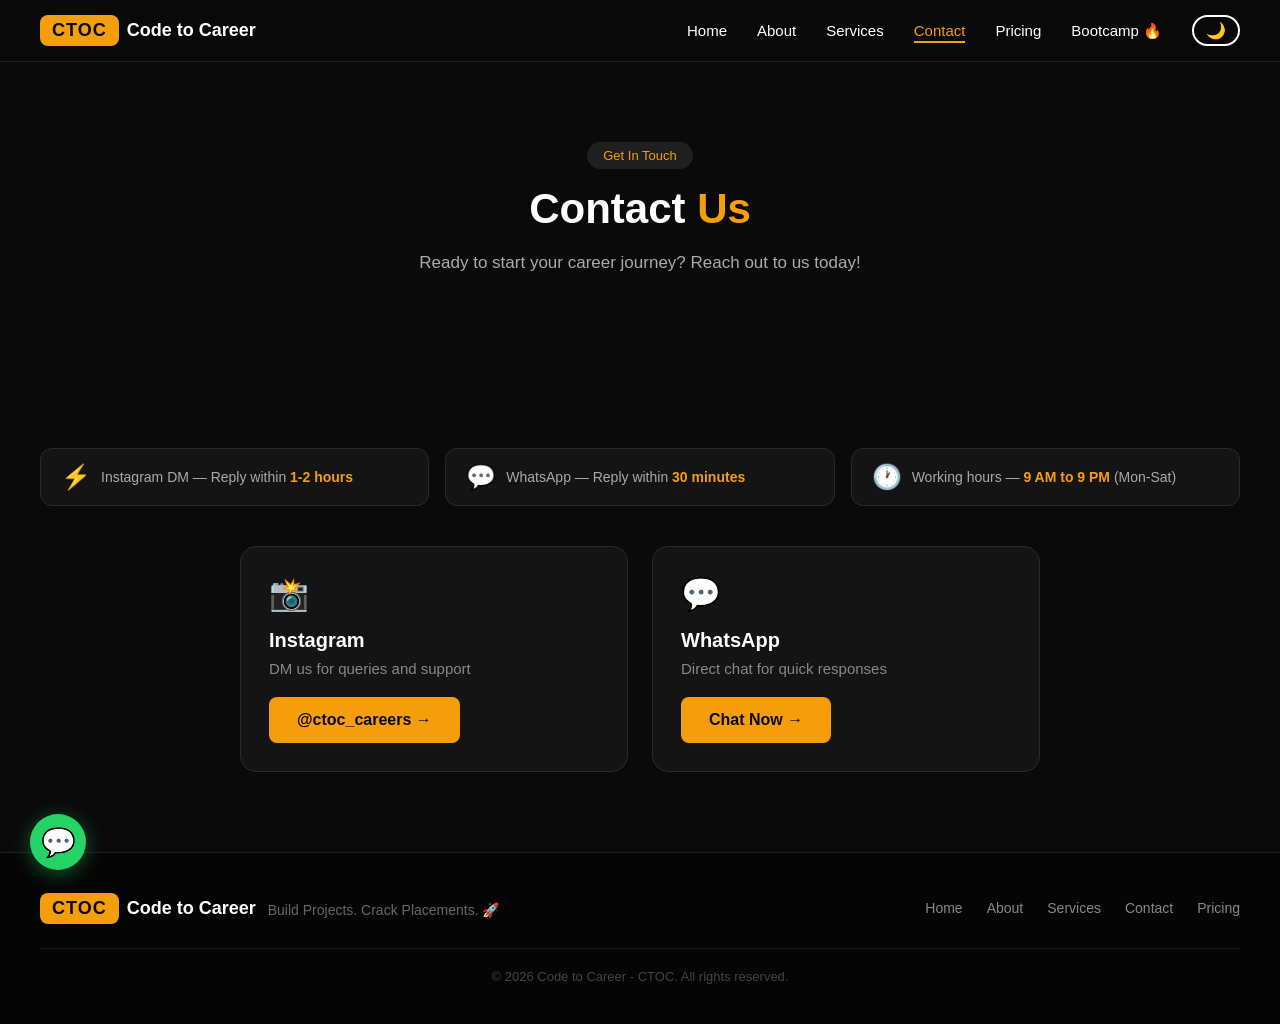
<file: contact.html>
<!DOCTYPE html>
<html lang="en">
<head>
    <meta charset="UTF-8">
    <meta name="viewport" content="width=device-width, initial-scale=1.0">
    <title>Contact - Code to Career CTOC</title>
    <!-- SEO Meta Tags -->
    <meta name="description" content="Contact Code to Career (CTOC) on Instagram @ctoc_careers or WhatsApp 6383847631. Quick response guaranteed!">
    <meta name="keywords" content="contact CTOC, Code to Career contact, ctoc_careers Instagram, CTOC WhatsApp">
    <meta name="author" content="Code to Career - CTOC">
    <meta name="robots" content="index, follow">

    <!-- Open Graph (WhatsApp, Facebook, Instagram preview) -->
    <meta property="og:type" content="website">
    <meta property="og:title" content="Contact - Code to Career CTOC">
    <meta property="og:description" content="Contact Code to Career (CTOC) on Instagram @ctoc_careers or WhatsApp 6383847631. Quick response guaranteed!">
    <meta property="og:url" content="https://ctocacademy.netlify.app/contact.html">
    <meta property="og:image" content="https://ctocacademy.netlify.app/assets/ctoc-white.png">
    <meta property="og:site_name" content="Code to Career - CTOC">

    <!-- Twitter Card -->
    <meta name="twitter:card" content="summary_large_image">
    <meta name="twitter:title" content="Contact - Code to Career CTOC">
    <meta name="twitter:description" content="Contact Code to Career (CTOC) on Instagram @ctoc_careers or WhatsApp 6383847631. Quick response guaranteed!">
    <meta name="twitter:image" content="https://ctocacademy.netlify.app/assets/ctoc-white.png">

    <link rel="icon" type="image/png" href="./assets/ctoc-white.png">
    <link rel="stylesheet" href="./styles.css">

    <script>localStorage.getItem('ctoc_theme')==='light'&&document.documentElement.setAttribute('data-theme','light');</script>
</head>
<body>
    <nav class="navbar" id="navbar">
        <div class="container">
            <div class="nav-left">
                <a href="index.html" class="logo-link">
                    <span class="logo-cc">CTOC</span>
                    <span class="logo-name">Code to Career</span>
                </a>
            </div>
            <input type="checkbox" id="menu-toggle" class="menu-toggle">
            <label for="menu-toggle" class="hamburger">
                <span></span><span></span><span></span>
            </label>
            <ul class="nav-links">
                <li><a href="index.html">Home</a></li>
                <li><a href="about.html">About</a></li>
                <li><a href="services.html">Services</a></li>
                <li><a href="contact.html" class="active">Contact</a></li>
                <li><a href="pricing.html">Pricing</a></li>
                <li><a href="admission.html">Bootcamp 🔥</a></li>
                <li><button class="toggle-btn" onclick="toggleTheme()">🌙</button></li>
            </ul>
        </div>
    </nav>

    <section class="page-hero">
        <div class="section-container">
            <span class="section-badge">Get In Touch</span>
            <h1 class="section-title">Contact <span class="highlight">Us</span></h1>
            <p class="section-sub">Ready to start your career journey? Reach out to us today!</p>
        </div>
    </section>

    <section class="section">
        <div class="section-container">
            <!-- Response time info -->
            <div class="response-info">
                <div class="response-item"><span>⚡</span><p>Instagram DM — Reply within <strong>1-2 hours</strong></p></div>
                <div class="response-item"><span>💬</span><p>WhatsApp — Reply within <strong>30 minutes</strong></p></div>
                <div class="response-item"><span>🕐</span><p>Working hours — <strong>9 AM to 9 PM</strong> (Mon-Sat)</p></div>
            </div>

            <div class="contact-grid">
                <div class="contact-card">
                    <span class="contact-icon">📸</span>
                    <h3>Instagram</h3>
                    <p>DM us for queries and support</p>
                    <a href="https://instagram.com/ctoc_careers" target="_blank" class="btn-primary">@ctoc_careers →</a>
                </div>
                <div class="contact-card">
                    <span class="contact-icon">💬</span>
                    <h3>WhatsApp</h3>
                    <p>Direct chat for quick responses</p>
                    <a href="https://wa.me/916383847631" target="_blank" class="btn-primary">Chat Now →</a>
                </div>
                
            </div>
        </div>
    </section>

    <footer class="footer">
        <div class="footer-container">
            <div class="footer-left">
                <a href="index.html" class="logo-link">
                    <span class="logo-cc">CTOC</span>
                    <span class="logo-name">Code to Career</span>
                </a>
                <p style="color:#666; font-size:14px; margin-top:4px;">Build Projects. Crack Placements. 🚀</p>
            </div>
            <div class="footer-links">
                <a href="index.html">Home</a>
                <a href="about.html">About</a>
                <a href="services.html">Services</a>
                <a href="contact.html">Contact</a>
                <a href="pricing.html">Pricing</a>
            </div>
        </div>
        <p class="footer-copy">© 2026 Code to Career - CTOC. All rights reserved.</p>
    </footer>
    <!-- WHATSAPP FLOATING BUTTON -->
    <a href="https://wa.me/916383847631" target="_blank" class="whatsapp-float" title="Chat on WhatsApp">
        💬
    </a>

    <!-- SCROLL TO TOP -->
    <button class="scroll-top" id="scrollTop" onclick="window.scrollTo({top:0,behavior:'smooth'})">↑</button>


    <script>
        const btn = document.querySelector('.toggle-btn');
        if (localStorage.getItem('ctoc_theme') === 'light') {
            document.body.classList.add('light');
            btn.textContent = '☀️';
        } else {
            btn.textContent = '🌙';
        }

        function toggleTheme() {
            document.body.classList.toggle('light');
            if (document.body.classList.contains('light')) {
                localStorage.setItem('ctoc_theme', 'light');
                document.documentElement.setAttribute('data-theme', 'light');
                btn.textContent = '☀️';
            } else {
                localStorage.setItem('ctoc_theme', 'dark');
                document.documentElement.removeAttribute('data-theme');
                btn.textContent = '🌙';
            }
        }

        window.addEventListener('scroll', () => {
            const nav = document.getElementById('navbar');
            if(nav) nav.classList.toggle('scrolled', window.scrollY > 50);
            const st = document.getElementById('scrollTop');
            if(st) st.classList.toggle('show', window.scrollY > 300);
        });

        document.querySelectorAll('.nav-links a').forEach(l => {
            l.addEventListener('click', () => {
                document.getElementById('menu-toggle').checked = false;
            });
        });
    </script>
</body>
</html>
</file>
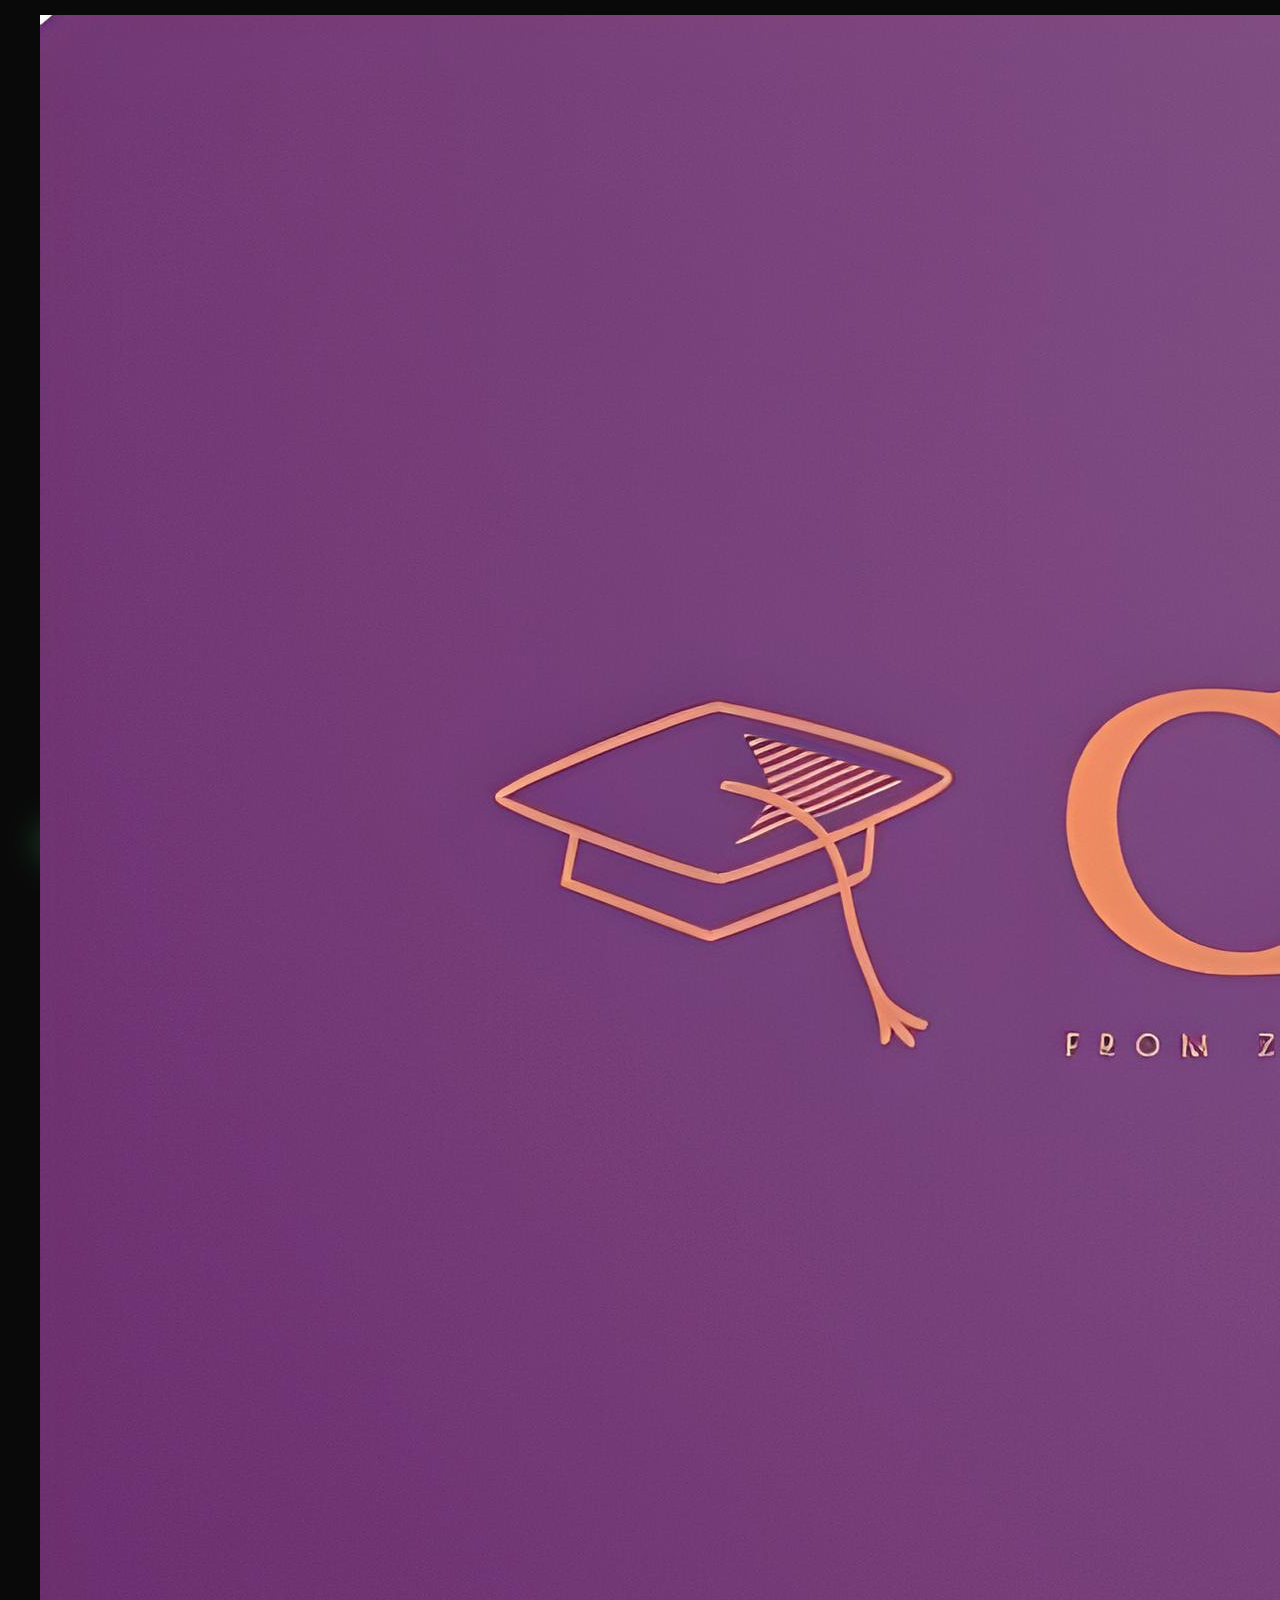
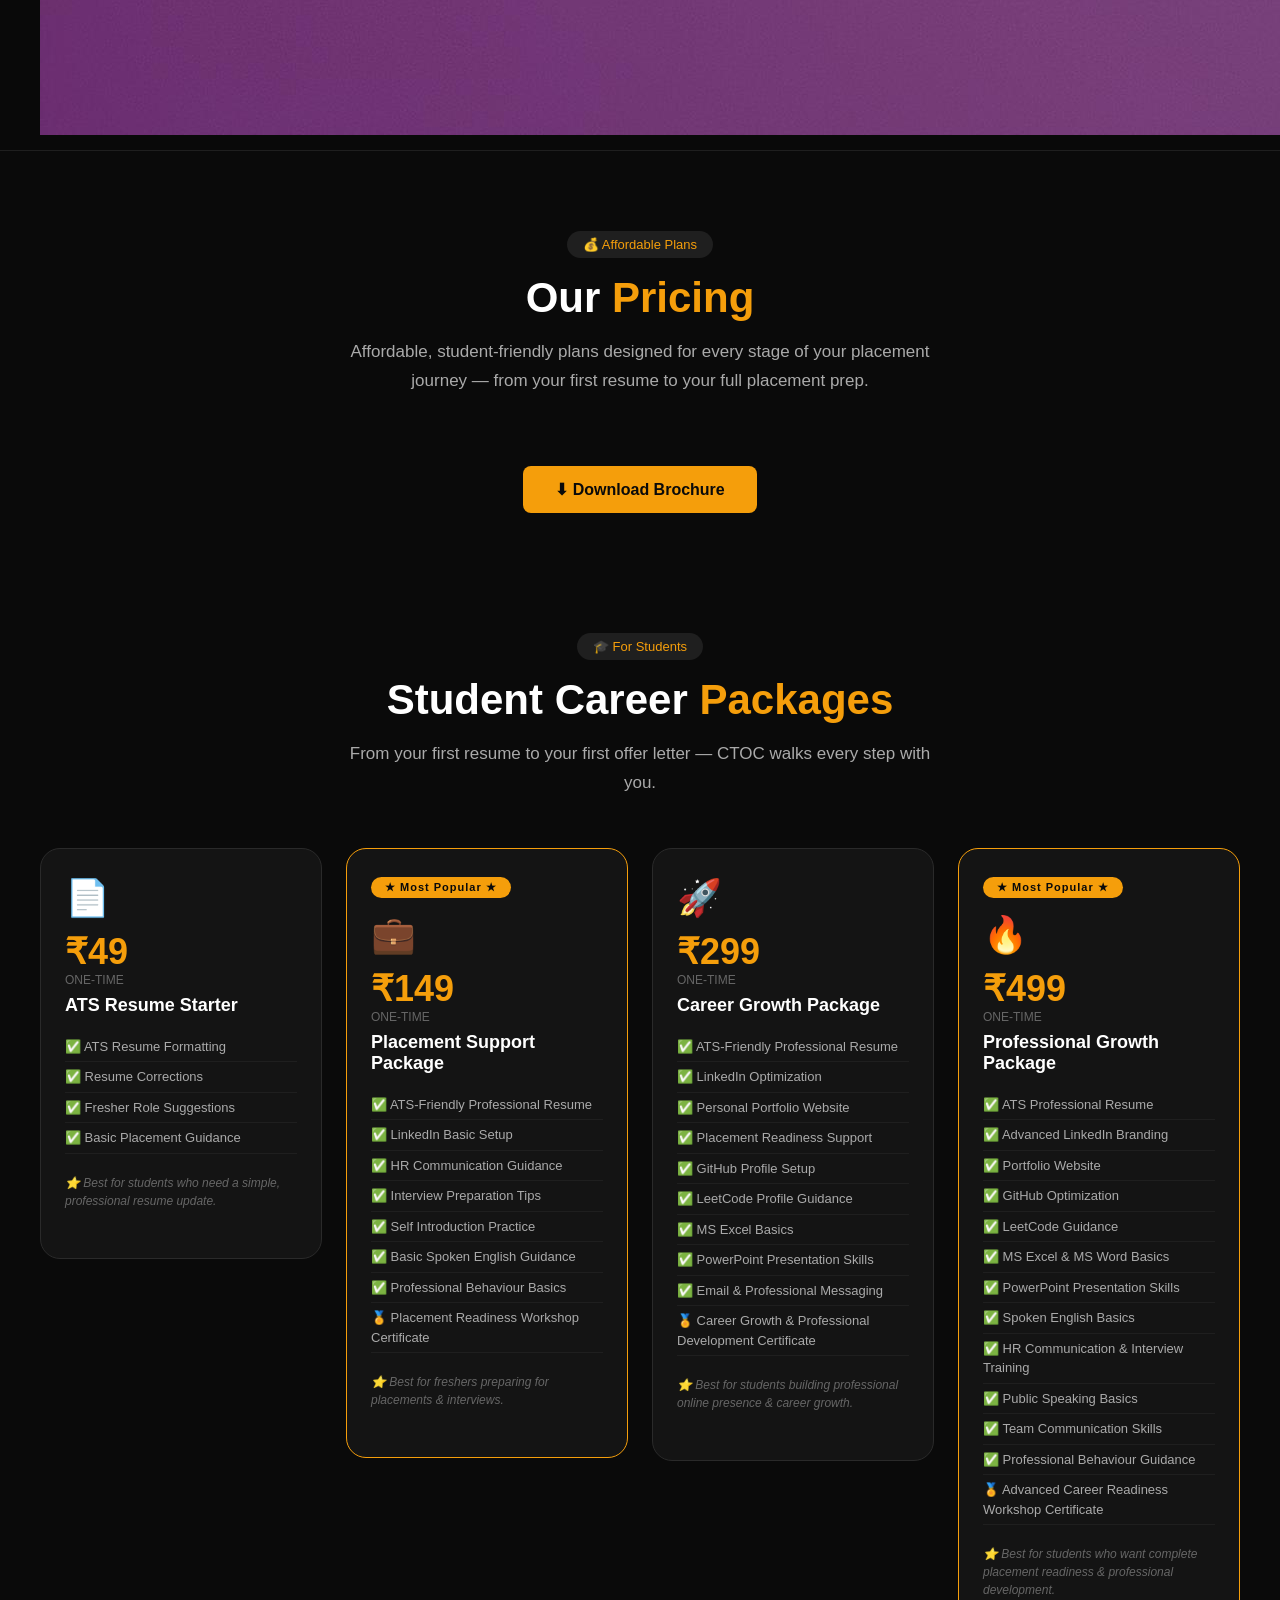
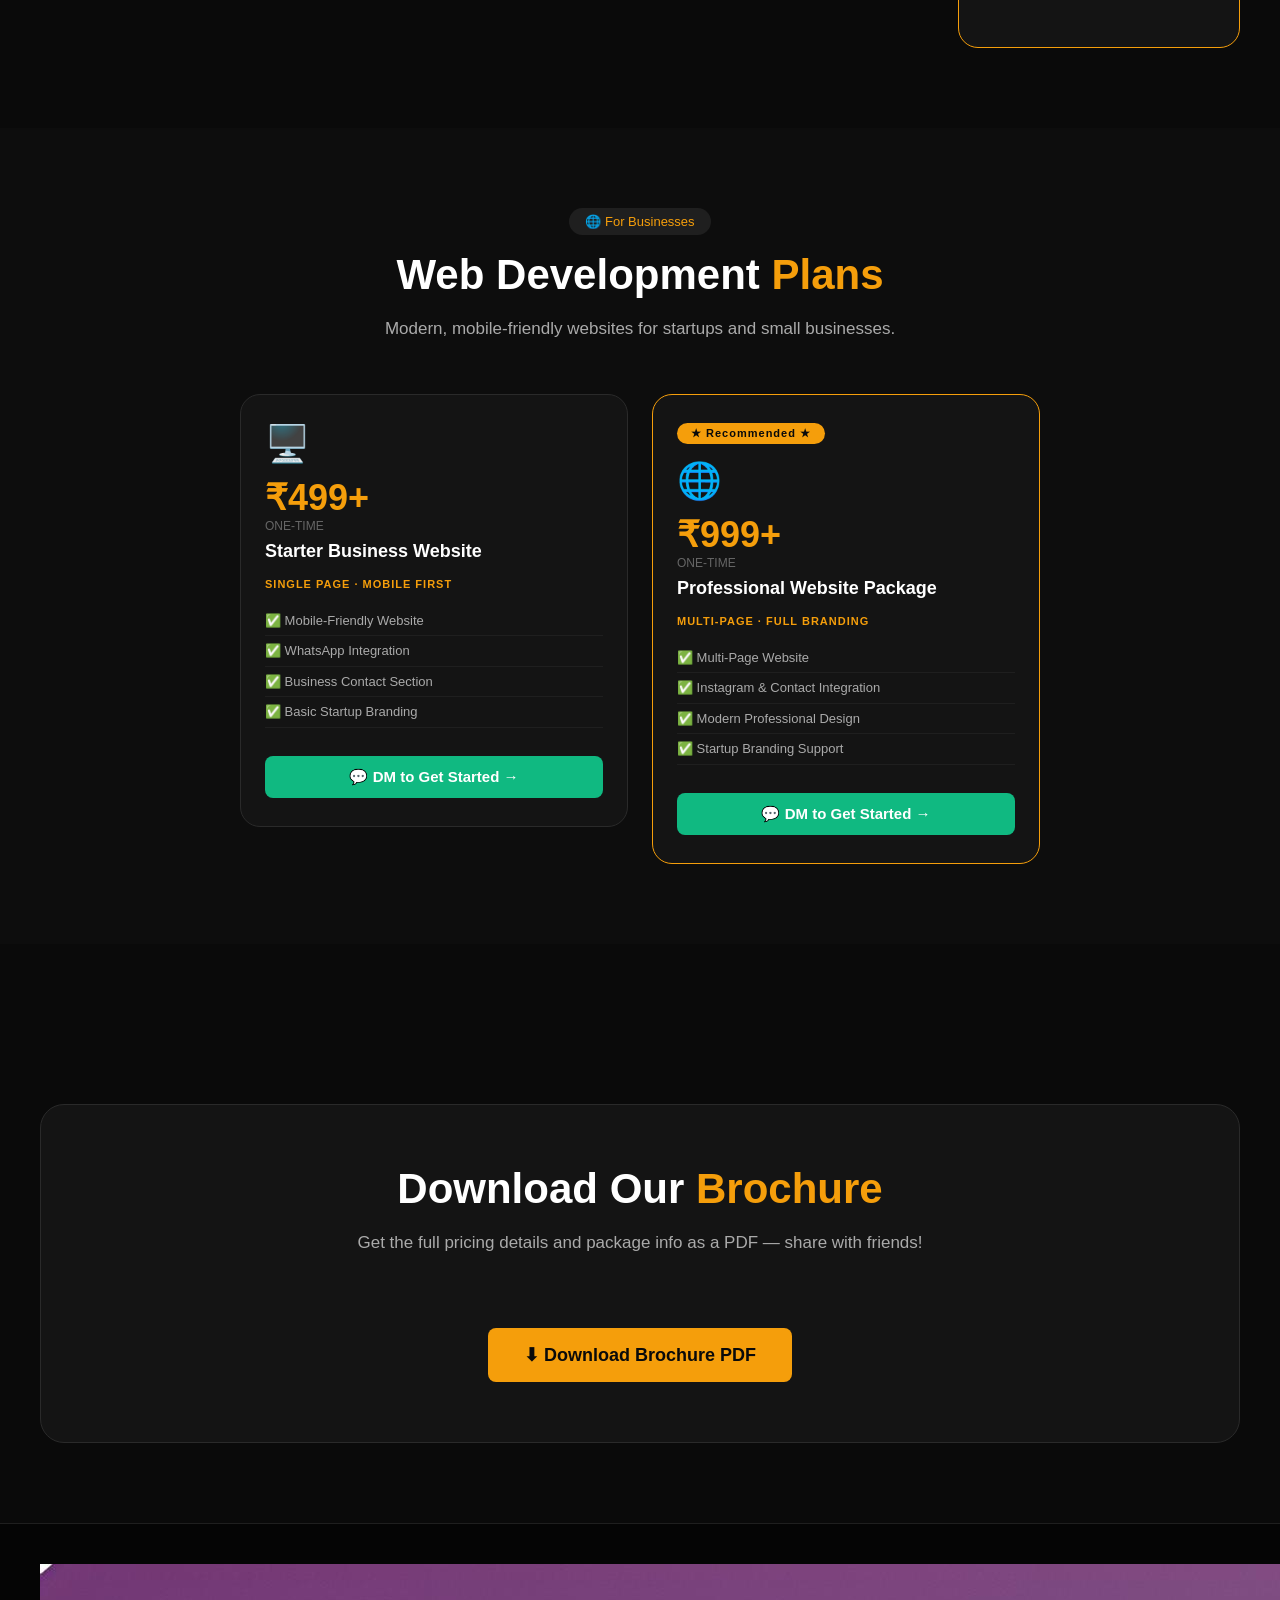
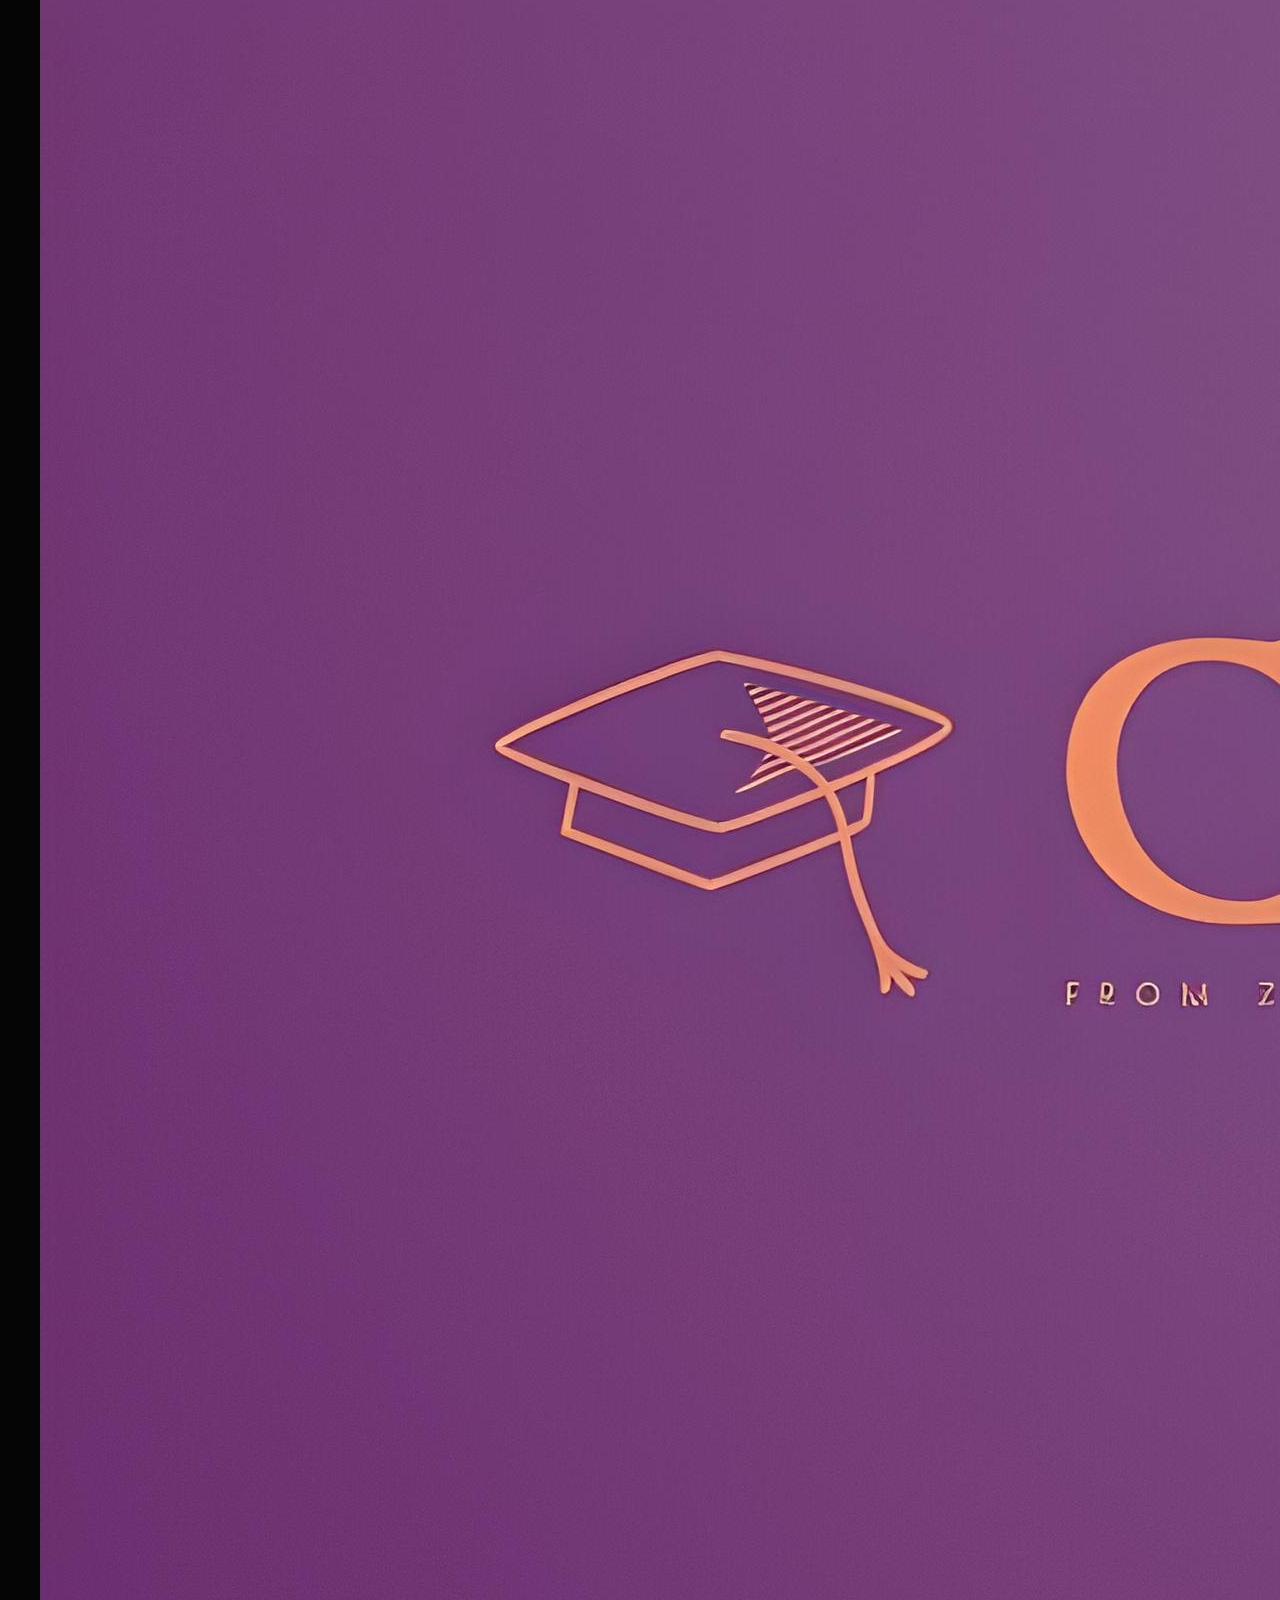
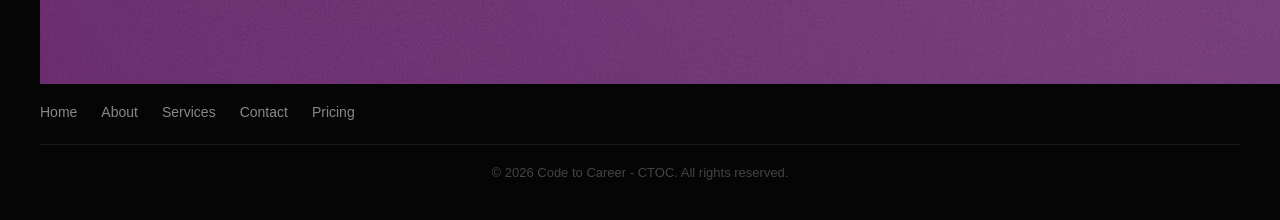
<file: Pricing.html>
<!DOCTYPE html>
<html lang="en">
<head>
    <meta charset="UTF-8">
    <meta name="viewport" content="width=device-width, initial-scale=1.0">
    <title>Pricing - Code to Career CTOC | Plans from ₹49</title>
    <link rel="icon" type="image/png" href="./assets/ctoc-white.png">
    <link rel="stylesheet" href="./styles.css">
    <!-- SEO Meta Tags -->
    <meta name="description" content="Affordable career packages starting from ₹49. Choose from ATS Resume Starter, Placement Support, Career Growth or Professional Growth packages.">
    <meta name="keywords" content="CTOC pricing, career package, resume price, affordable career guidance, ₹49 resume">
    <meta name="author" content="Code to Career - CTOC">
    <meta property="og:title" content="Pricing - Code to Career CTOC | Plans from ₹49">
    <meta property="og:description" content="Affordable career packages starting from ₹49.">
    <script>if(localStorage.getItem('ctoc_theme')==='light')document.documentElement.setAttribute('data-theme','light');</script>
</head>
<body>

    <nav class="navbar" id="navbar">
        <div class="container">
            <div class="nav-left">
                <img src="./assets/ctoc-white.png" alt="CTOC Logo" class="logo">
                <strong class="brand">Code to Career</strong>
            </div>
            <input type="checkbox" id="menu-toggle" class="menu-toggle">
            <label for="menu-toggle" class="hamburger">
                <span></span><span></span><span></span>
            </label>
            <ul class="nav-links">
                <li><a href="index.html">Home</a></li>
                <li><a href="about.html">About</a></li>
                <li><a href="services.html">Services</a></li>
                <li><a href="contact.html">Contact</a></li>
                <li><a href="pricing.html" class="active">Pricing</a></li>
                <li><button class="toggle-btn" onclick="toggleTheme()">🌙</button></li>
            </ul>
        </div>
    </nav>

    <section class="page-hero">
        <div class="section-container">
            <span class="section-badge">💰 Affordable Plans</span>
            <h1 class="section-title">Our <span class="highlight">Pricing</span></h1>
            <p class="section-sub">Affordable, student-friendly plans designed for every stage of your placement journey — from your first resume to your full placement prep.</p>
            <a href="./assets/CTOC_Pricing_Brochure.pdf" download class="btn-download">⬇ Download Brochure</a>
        </div>
    </section>

    <!-- Student Career Packages -->
    <section class="section">
        <div class="section-container">
            <span class="section-badge">🎓 For Students</span>
            <h2 class="section-title">Student Career <span class="highlight">Packages</span></h2>
            <p class="section-sub">From your first resume to your first offer letter — CTOC walks every step with you.</p>

            <div class="pricing-grid">

                <!-- ₹49 -->
                <div class="pricing-card">
                    <div class="pricing-icon">📄</div>
                    <div class="pricing-price">₹49 <span>ONE-TIME</span></div>
                    <h3>ATS Resume Starter</h3>
                    <ul class="pricing-features">
                        <li>✅ ATS Resume Formatting</li>
                        <li>✅ Resume Corrections</li>
                        <li>✅ Fresher Role Suggestions</li>
                        <li>✅ Basic Placement Guidance</li>
                    </ul>
                    <p class="best-for">⭐ Best for students who need a simple, professional resume update.</p>
                    <form><script src="https://checkout.razorpay.com/v1/payment-button.js" data-payment_button_id="pl_Su0vVFdjLH1Br3" async></script></form>
                </div>

                <!-- ₹149 - Popular -->
                <div class="pricing-card popular-card">
                    <div class="popular-badge">★ Most Popular ★</div>
                    <div class="pricing-icon">💼</div>
                    <div class="pricing-price">₹149 <span>ONE-TIME</span></div>
                    <h3>Placement Support Package</h3>
                    <ul class="pricing-features">
                        <li>✅ ATS-Friendly Professional Resume</li>
                        <li>✅ LinkedIn Basic Setup</li>
                        <li>✅ HR Communication Guidance</li>
                        <li>✅ Interview Preparation Tips</li>
                        <li>✅ Self Introduction Practice</li>
                        <li>✅ Basic Spoken English Guidance</li>
                        <li>✅ Professional Behaviour Basics</li>
                        <li>🏅 Placement Readiness Workshop Certificate</li>
                    </ul>
                    <p class="best-for">⭐ Best for freshers preparing for placements & interviews.</p>
                    <form><script src="https://checkout.razorpay.com/v1/payment-button.js" data-payment_button_id="pl_Su3iFwk7dYNQ8T" async></script></form>
                </div>

                <!-- ₹299 -->
                <div class="pricing-card">
                    <div class="pricing-icon">🚀</div>
                    <div class="pricing-price">₹299 <span>ONE-TIME</span></div>
                    <h3>Career Growth Package</h3>
                    <ul class="pricing-features">
                        <li>✅ ATS-Friendly Professional Resume</li>
                        <li>✅ LinkedIn Optimization</li>
                        <li>✅ Personal Portfolio Website</li>
                        <li>✅ Placement Readiness Support</li>
                        <li>✅ GitHub Profile Setup</li>
                        <li>✅ LeetCode Profile Guidance</li>
                        <li>✅ MS Excel Basics</li>
                        <li>✅ PowerPoint Presentation Skills</li>
                        <li>✅ Email & Professional Messaging</li>
                        <li>🏅 Career Growth & Professional Development Certificate</li>
                    </ul>
                    <p class="best-for">⭐ Best for students building professional online presence & career growth.</p>
                    <form><script src="https://checkout.razorpay.com/v1/payment-button.js" data-payment_button_id="pl_Su3k0Tnw6XmwdD" async></script></form>
                </div>

                <!-- ₹499 - Popular -->
                <div class="pricing-card popular-card">
                    <div class="popular-badge">★ Most Popular ★</div>
                    <div class="pricing-icon">🔥</div>
                    <div class="pricing-price">₹499 <span>ONE-TIME</span></div>
                    <h3>Professional Growth Package</h3>
                    <ul class="pricing-features">
                        <li>✅ ATS Professional Resume</li>
                        <li>✅ Advanced LinkedIn Branding</li>
                        <li>✅ Portfolio Website</li>
                        <li>✅ GitHub Optimization</li>
                        <li>✅ LeetCode Guidance</li>
                        <li>✅ MS Excel & MS Word Basics</li>
                        <li>✅ PowerPoint Presentation Skills</li>
                        <li>✅ Spoken English Basics</li>
                        <li>✅ HR Communication & Interview Training</li>
                        <li>✅ Public Speaking Basics</li>
                        <li>✅ Team Communication Skills</li>
                        <li>✅ Professional Behaviour Guidance</li>
                        <li>🏅 Advanced Career Readiness Workshop Certificate</li>
                    </ul>
                    <p class="best-for">⭐ Best for students who want complete placement readiness & professional development.</p>
                    <form><script src="https://checkout.razorpay.com/v1/payment-button.js" data-payment_button_id="pl_Su3kv9voGp5ypW" async></script></form>
                </div>

            </div>
        </div>
    </section>

    <!-- Business Plans -->
    <section class="section" style="background:#0d0d0d;">
        <div class="section-container">
            <span class="section-badge">🌐 For Businesses</span>
            <h2 class="section-title">Web Development <span class="highlight">Plans</span></h2>
            <p class="section-sub">Modern, mobile-friendly websites for startups and small businesses.</p>

            <div class="pricing-grid two-col">

                <div class="pricing-card">
                    <div class="pricing-icon">🖥️</div>
                    <div class="pricing-price">₹499+ <span>ONE-TIME</span></div>
                    <h3>Starter Business Website</h3>
                    <p class="plan-tag">SINGLE PAGE · MOBILE FIRST</p>
                    <ul class="pricing-features">
                        <li>✅ Mobile-Friendly Website</li>
                        <li>✅ WhatsApp Integration</li>
                        <li>✅ Business Contact Section</li>
                        <li>✅ Basic Startup Branding</li>
                    </ul>
                    <a href="https://wa.me/916383847631" target="_blank" class="btn-pay">💬 DM to Get Started →</a>
                </div>

                <div class="pricing-card popular-card">
                    <div class="popular-badge">★ Recommended ★</div>
                    <div class="pricing-icon">🌐</div>
                    <div class="pricing-price">₹999+ <span>ONE-TIME</span></div>
                    <h3>Professional Website Package</h3>
                    <p class="plan-tag">MULTI-PAGE · FULL BRANDING</p>
                    <ul class="pricing-features">
                        <li>✅ Multi-Page Website</li>
                        <li>✅ Instagram & Contact Integration</li>
                        <li>✅ Modern Professional Design</li>
                        <li>✅ Startup Branding Support</li>
                    </ul>
                    <a href="https://wa.me/916383847631" target="_blank" class="btn-pay">💬 DM to Get Started →</a>
                </div>

            </div>
        </div>
    </section>

    <!-- Download CTA -->
    <section class="section">
        <div class="section-container">
            <div class="cert-cta">
                <h2 class="section-title">Download Our <span class="highlight">Brochure</span></h2>
                <p class="section-sub">Get the full pricing details and package info as a PDF — share with friends!</p>
                <a href="./assets/CTOC_Pricing_Brochure.pdf" download class="btn-download" style="font-size:18px; padding:16px 36px;">⬇ Download Brochure PDF</a>
            </div>
        </div>
    </section>

    <footer class="footer">
        <div class="footer-container">
            <div class="footer-left">
                <img src="./assets/ctoc-white.png" alt="CTOC" class="footer-logo">
                <strong>Code to Career</strong>
                <p>Build Projects. Crack Placements. 🚀</p>
            </div>
            <div class="footer-links">
                <a href="index.html">Home</a>
                <a href="about.html">About</a>
                <a href="services.html">Services</a>
                <a href="contact.html">Contact</a>
                <a href="pricing.html">Pricing</a>
            </div>
        </div>
        <p class="footer-copy">© 2026 Code to Career - CTOC. All rights reserved.</p>
    </footer>

    <a href="https://wa.me/916383847631" target="_blank" class="whatsapp-float" title="Chat on WhatsApp">💬</a>
    <button class="scroll-top" id="scrollTop" onclick="window.scrollTo({top:0,behavior:'smooth'})">↑</button>

    <script>
        const btn = document.querySelector('.toggle-btn');
        if (localStorage.getItem('ctoc_theme') === 'light') {
            document.body.classList.add('light');
            btn.textContent = '☀️';
        } else {
            btn.textContent = '🌙';
        }

        function toggleTheme() {
            document.body.classList.toggle('light');
            if (document.body.classList.contains('light')) {
                localStorage.setItem('ctoc_theme', 'light');
                document.documentElement.setAttribute('data-theme', 'light');
                btn.textContent = '☀️';
            } else {
                localStorage.setItem('ctoc_theme', 'dark');
                document.documentElement.removeAttribute('data-theme');
                btn.textContent = '🌙';
            }
        }

        window.addEventListener('scroll', () => {
            const nav = document.getElementById('navbar');
            if(nav) nav.classList.toggle('scrolled', window.scrollY > 50);
            const st = document.getElementById('scrollTop');
            if(st) st.classList.toggle('show', window.scrollY > 300);
        });

        document.querySelectorAll('.nav-links a').forEach(l => {
            l.addEventListener('click', () => {
                document.getElementById('menu-toggle').checked = false;
            });
        });
    </script>
</body>
</html>
</file>
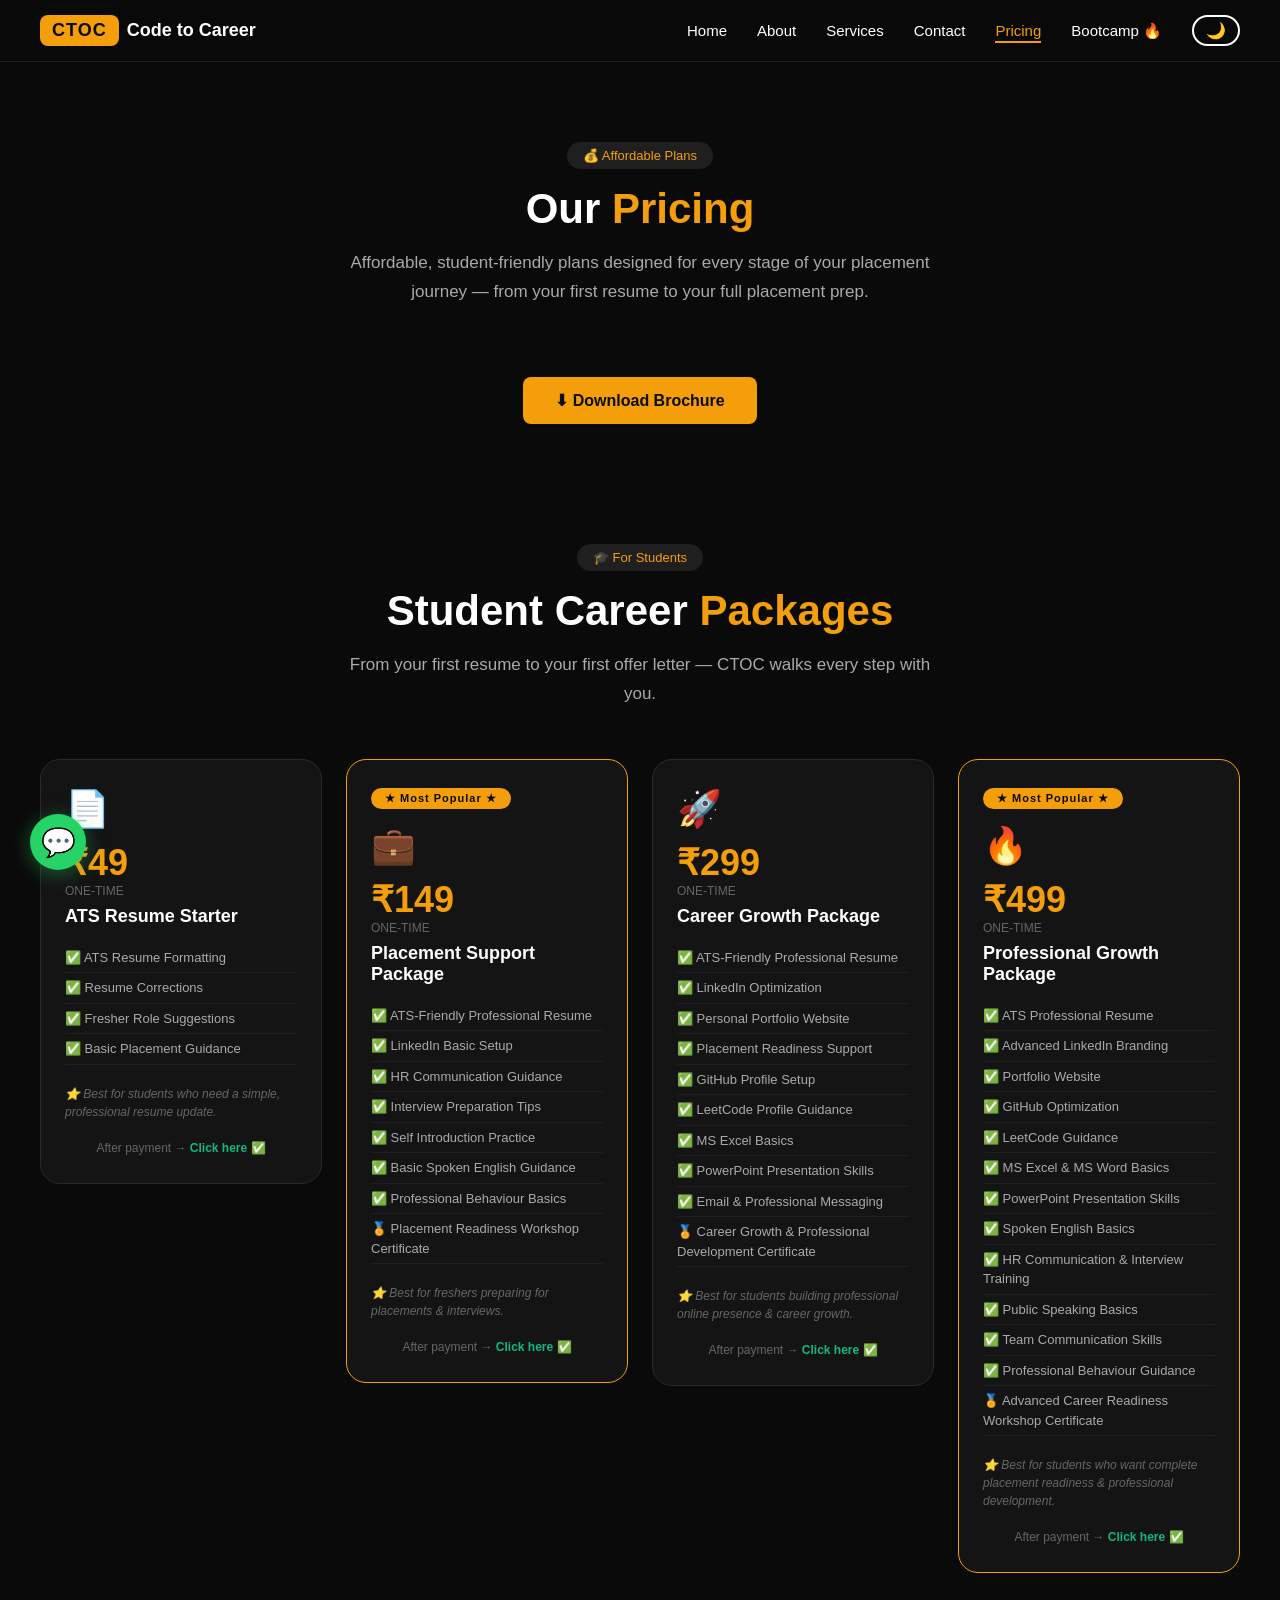
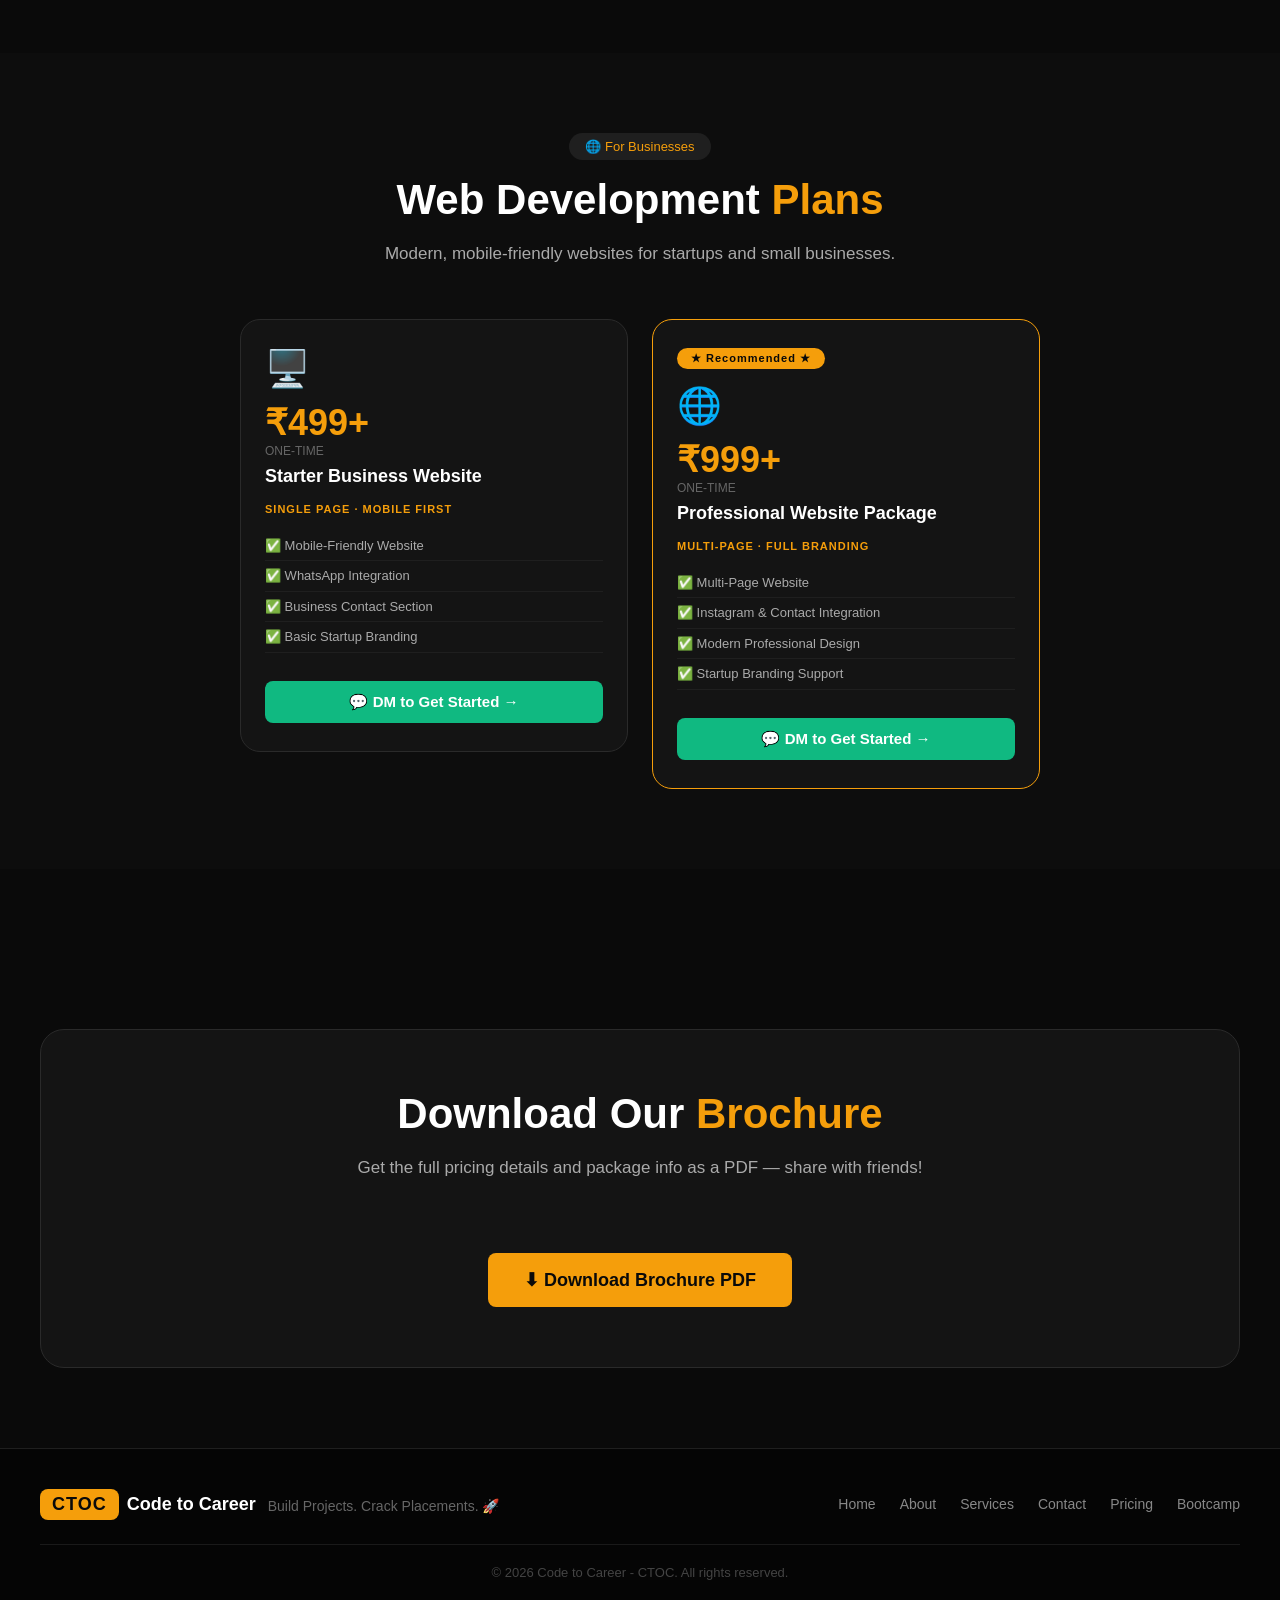
<file: pricing.html>
<!DOCTYPE html>
<html lang="en">
<head>
    <meta charset="UTF-8">
    <meta name="viewport" content="width=device-width, initial-scale=1.0">
    <title>Pricing - Code to Career CTOC | Plans from ₹49</title>
    <link rel="icon" type="image/png" href="./assets/ctoc-white.png">
    <link rel="stylesheet" href="./styles.css">
    <!-- SEO Meta Tags -->
    <meta name="description" content="Affordable career packages starting from ₹49. Choose from ATS Resume Starter, Placement Support, Career Growth or Professional Growth packages.">
    <meta name="keywords" content="CTOC pricing, career package, resume price, affordable career guidance, ₹49 resume">
    <meta name="author" content="Code to Career - CTOC">
    <meta property="og:title" content="Pricing - Code to Career CTOC | Plans from ₹49">
    <meta property="og:description" content="Affordable career packages starting from ₹49.">
    <script>if(localStorage.getItem('ctoc_theme')==='light')document.documentElement.setAttribute('data-theme','light');</script>
</head>
<body>

    <nav class="navbar" id="navbar">
        <div class="container">
            <div class="nav-left">
                <a href="index.html" class="logo-link">
                    <span class="logo-cc">CTOC</span>
                    <span class="logo-name">Code to Career</span>
                </a>
            </div>
            <input type="checkbox" id="menu-toggle" class="menu-toggle">
            <label for="menu-toggle" class="hamburger">
                <span></span><span></span><span></span>
            </label>
            <ul class="nav-links">
                <li><a href="index.html">Home</a></li>
                <li><a href="about.html">About</a></li>
                <li><a href="services.html">Services</a></li>
                <li><a href="contact.html">Contact</a></li>
                <li><a href="pricing.html" class="active">Pricing</a></li>
                <li><a href="admission.html">Bootcamp 🔥</a></li>
                <li><button class="toggle-btn" onclick="toggleTheme()">🌙</button></li>
            </ul>
        </div>
    </nav>

    <section class="page-hero">
        <div class="section-container">
            <span class="section-badge">💰 Affordable Plans</span>
            <h1 class="section-title">Our <span class="highlight">Pricing</span></h1>
            <p class="section-sub">Affordable, student-friendly plans designed for every stage of your placement journey — from your first resume to your full placement prep.</p>
            <a href="./assets/CTOC_Pricing_Brochure.pdf" download class="btn-download">⬇ Download Brochure</a>
        </div>
    </section>

    <!-- Student Career Packages -->
    <section class="section">
        <div class="section-container">
            <span class="section-badge">🎓 For Students</span>
            <h2 class="section-title">Student Career <span class="highlight">Packages</span></h2>
            <p class="section-sub">From your first resume to your first offer letter — CTOC walks every step with you.</p>

            <div class="pricing-grid">

                <!-- ₹49 -->
                <div class="pricing-card">
                    <div class="pricing-icon">📄</div>
                    <div class="pricing-price">₹49 <span>ONE-TIME</span></div>
                    <h3>ATS Resume Starter</h3>
                    <ul class="pricing-features">
                        <li>✅ ATS Resume Formatting</li>
                        <li>✅ Resume Corrections</li>
                        <li>✅ Fresher Role Suggestions</li>
                        <li>✅ Basic Placement Guidance</li>
                    </ul>
                    <p class="best-for">⭐ Best for students who need a simple, professional resume update.</p>
                    <form><script src="https://checkout.razorpay.com/v1/payment-button.js" data-payment_button_id="pl_Su0vVFdjLH1Br3" async></script></form>
                    <p class="success-link-hint">After payment → <a href="success.html" class="success-link">Click here ✅</a></p>
                </div>

                <!-- ₹149 - Popular -->
                <div class="pricing-card popular-card">
                    <div class="popular-badge">★ Most Popular ★</div>
                    <div class="pricing-icon">💼</div>
                    <div class="pricing-price">₹149 <span>ONE-TIME</span></div>
                    <h3>Placement Support Package</h3>
                    <ul class="pricing-features">
                        <li>✅ ATS-Friendly Professional Resume</li>
                        <li>✅ LinkedIn Basic Setup</li>
                        <li>✅ HR Communication Guidance</li>
                        <li>✅ Interview Preparation Tips</li>
                        <li>✅ Self Introduction Practice</li>
                        <li>✅ Basic Spoken English Guidance</li>
                        <li>✅ Professional Behaviour Basics</li>
                        <li>🏅 Placement Readiness Workshop Certificate</li>
                    </ul>
                    <p class="best-for">⭐ Best for freshers preparing for placements & interviews.</p>
                    <form><script src="https://checkout.razorpay.com/v1/payment-button.js" data-payment_button_id="pl_Su3iFwk7dYNQ8T" async></script></form>
                    <p class="success-link-hint">After payment → <a href="success.html" class="success-link">Click here ✅</a></p>
                </div>

                <!-- ₹299 -->
                <div class="pricing-card">
                    <div class="pricing-icon">🚀</div>
                    <div class="pricing-price">₹299 <span>ONE-TIME</span></div>
                    <h3>Career Growth Package</h3>
                    <ul class="pricing-features">
                        <li>✅ ATS-Friendly Professional Resume</li>
                        <li>✅ LinkedIn Optimization</li>
                        <li>✅ Personal Portfolio Website</li>
                        <li>✅ Placement Readiness Support</li>
                        <li>✅ GitHub Profile Setup</li>
                        <li>✅ LeetCode Profile Guidance</li>
                        <li>✅ MS Excel Basics</li>
                        <li>✅ PowerPoint Presentation Skills</li>
                        <li>✅ Email & Professional Messaging</li>
                        <li>🏅 Career Growth & Professional Development Certificate</li>
                    </ul>
                    <p class="best-for">⭐ Best for students building professional online presence & career growth.</p>
                    <form><script src="https://checkout.razorpay.com/v1/payment-button.js" data-payment_button_id="pl_Su3k0Tnw6XmwdD" async></script></form>
                    <p class="success-link-hint">After payment → <a href="success.html" class="success-link">Click here ✅</a></p>
                </div>

                <!-- ₹499 - Popular -->
                <div class="pricing-card popular-card">
                    <div class="popular-badge">★ Most Popular ★</div>
                    <div class="pricing-icon">🔥</div>
                    <div class="pricing-price">₹499 <span>ONE-TIME</span></div>
                    <h3>Professional Growth Package</h3>
                    <ul class="pricing-features">
                        <li>✅ ATS Professional Resume</li>
                        <li>✅ Advanced LinkedIn Branding</li>
                        <li>✅ Portfolio Website</li>
                        <li>✅ GitHub Optimization</li>
                        <li>✅ LeetCode Guidance</li>
                        <li>✅ MS Excel & MS Word Basics</li>
                        <li>✅ PowerPoint Presentation Skills</li>
                        <li>✅ Spoken English Basics</li>
                        <li>✅ HR Communication & Interview Training</li>
                        <li>✅ Public Speaking Basics</li>
                        <li>✅ Team Communication Skills</li>
                        <li>✅ Professional Behaviour Guidance</li>
                        <li>🏅 Advanced Career Readiness Workshop Certificate</li>
                    </ul>
                    <p class="best-for">⭐ Best for students who want complete placement readiness & professional development.</p>
                    <form><script src="https://checkout.razorpay.com/v1/payment-button.js" data-payment_button_id="pl_Su3kv9voGp5ypW" async></script></form>
                    <p class="success-link-hint">After payment → <a href="success.html" class="success-link">Click here ✅</a></p>
                </div>

            </div>
        </div>
    </section>

    <!-- Business Plans -->
    <section class="section" style="background:#0d0d0d;">
        <div class="section-container">
            <span class="section-badge">🌐 For Businesses</span>
            <h2 class="section-title">Web Development <span class="highlight">Plans</span></h2>
            <p class="section-sub">Modern, mobile-friendly websites for startups and small businesses.</p>

            <div class="pricing-grid two-col">

                <div class="pricing-card">
                    <div class="pricing-icon">🖥️</div>
                    <div class="pricing-price">₹499+ <span>ONE-TIME</span></div>
                    <h3>Starter Business Website</h3>
                    <p class="plan-tag">SINGLE PAGE · MOBILE FIRST</p>
                    <ul class="pricing-features">
                        <li>✅ Mobile-Friendly Website</li>
                        <li>✅ WhatsApp Integration</li>
                        <li>✅ Business Contact Section</li>
                        <li>✅ Basic Startup Branding</li>
                    </ul>
                    <a href="https://wa.me/916383847631" target="_blank" class="btn-pay">💬 DM to Get Started →</a>
                </div>

                <div class="pricing-card popular-card">
                    <div class="popular-badge">★ Recommended ★</div>
                    <div class="pricing-icon">🌐</div>
                    <div class="pricing-price">₹999+ <span>ONE-TIME</span></div>
                    <h3>Professional Website Package</h3>
                    <p class="plan-tag">MULTI-PAGE · FULL BRANDING</p>
                    <ul class="pricing-features">
                        <li>✅ Multi-Page Website</li>
                        <li>✅ Instagram & Contact Integration</li>
                        <li>✅ Modern Professional Design</li>
                        <li>✅ Startup Branding Support</li>
                    </ul>
                    <a href="https://wa.me/916383847631" target="_blank" class="btn-pay">💬 DM to Get Started →</a>
                </div>

            </div>
        </div>
    </section>

    <!-- Download CTA -->
    <section class="section">
        <div class="section-container">
            <div class="cert-cta">
                <h2 class="section-title">Download Our <span class="highlight">Brochure</span></h2>
                <p class="section-sub">Get the full pricing details and package info as a PDF — share with friends!</p>
                <a href="./assets/CTOC_Pricing_Brochure.pdf" download class="btn-download" style="font-size:18px; padding:16px 36px;">⬇ Download Brochure PDF</a>
            </div>
        </div>
    </section>

    <footer class="footer">
        <div class="footer-container">
            <div class="footer-left">
                <a href="index.html" class="logo-link">
                    <span class="logo-cc">CTOC</span>
                    <span class="logo-name">Code to Career</span>
                </a>
                <p style="color:#666; font-size:14px; margin-top:4px;">Build Projects. Crack Placements. 🚀</p>
            </div>
            <div class="footer-links">
                <a href="index.html">Home</a>
                <a href="about.html">About</a>
                <a href="services.html">Services</a>
                <a href="contact.html">Contact</a>
                <a href="pricing.html">Pricing</a>
                <a href="admission.html">Bootcamp</a>
            </div>
        </div>
        <p class="footer-copy">© 2026 Code to Career - CTOC. All rights reserved.</p>
    </footer>

    <a href="https://wa.me/916383847631" target="_blank" class="whatsapp-float" title="Chat on WhatsApp">💬</a>
    <button class="scroll-top" id="scrollTop" onclick="window.scrollTo({top:0,behavior:'smooth'})">↑</button>

    <script>
        const btn = document.querySelector('.toggle-btn');
        if (localStorage.getItem('ctoc_theme') === 'light') {
            document.body.classList.add('light');
            btn.textContent = '☀️';
        } else {
            btn.textContent = '🌙';
        }

        function toggleTheme() {
            document.body.classList.toggle('light');
            if (document.body.classList.contains('light')) {
                localStorage.setItem('ctoc_theme', 'light');
                document.documentElement.setAttribute('data-theme', 'light');
                btn.textContent = '☀️';
            } else {
                localStorage.setItem('ctoc_theme', 'dark');
                document.documentElement.removeAttribute('data-theme');
                btn.textContent = '🌙';
            }
        }

        window.addEventListener('scroll', () => {
            const nav = document.getElementById('navbar');
            if(nav) nav.classList.toggle('scrolled', window.scrollY > 50);
            const st = document.getElementById('scrollTop');
            if(st) st.classList.toggle('show', window.scrollY > 300);
        });

        document.querySelectorAll('.nav-links a').forEach(l => {
            l.addEventListener('click', () => {
                document.getElementById('menu-toggle').checked = false;
            });
        });
    </script>
</body>
</html>
</file>
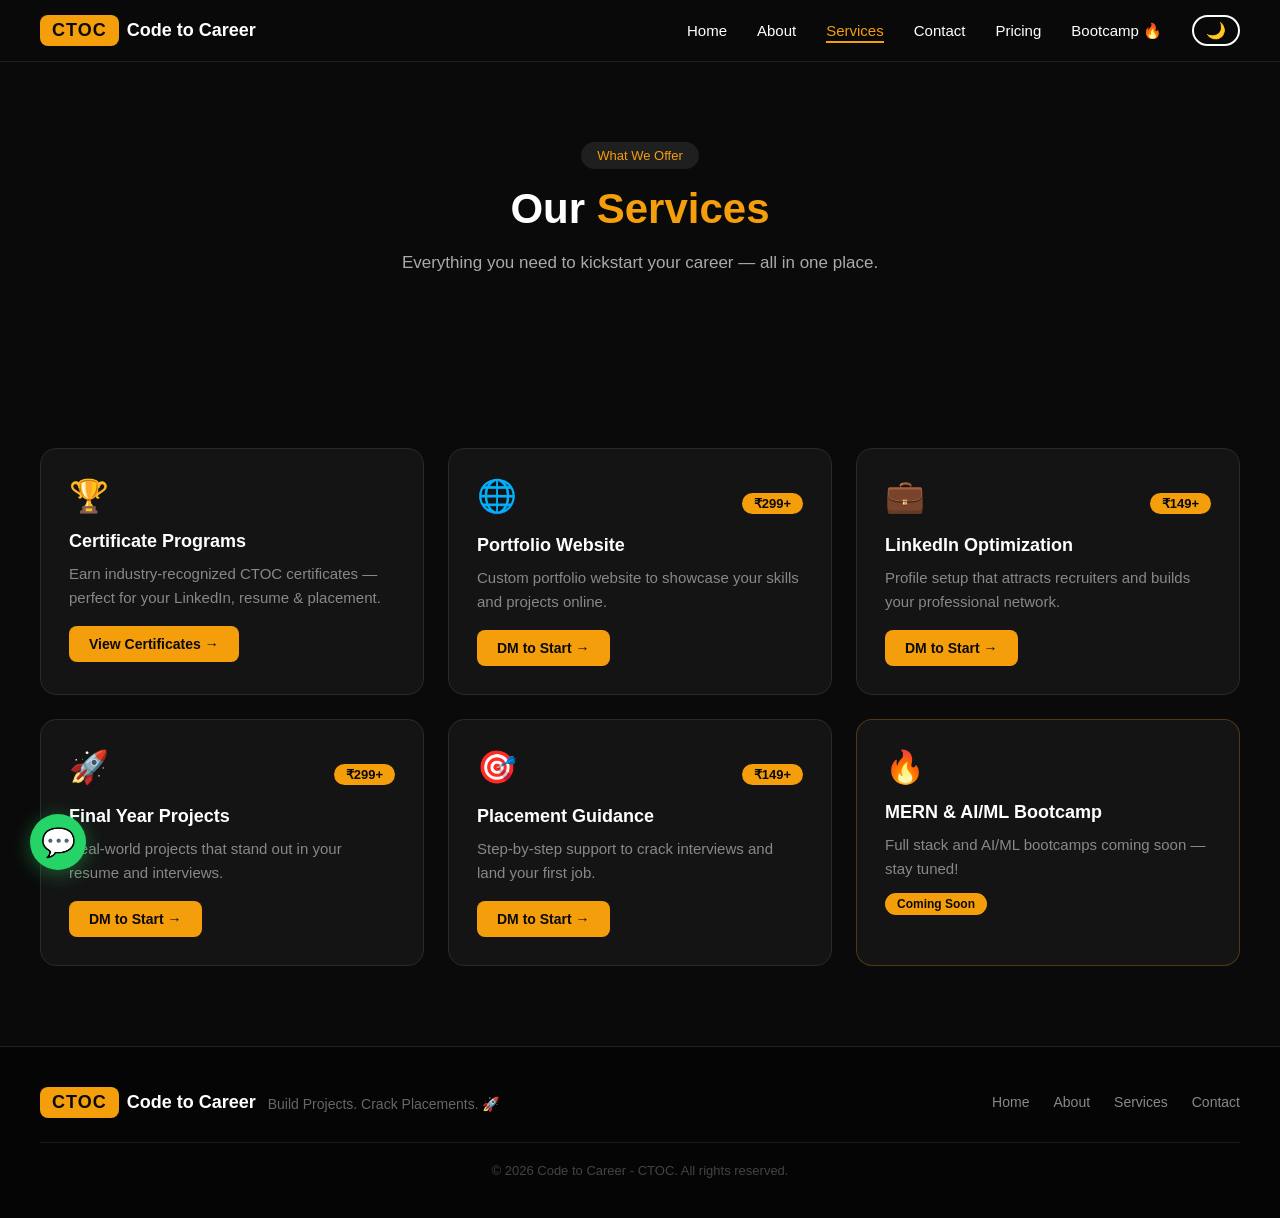
<file: services.html>
<!DOCTYPE html>
<html lang="en">
<head>
    <meta charset="UTF-8">
    <meta name="viewport" content="width=device-width, initial-scale=1.0">
    <title>Services - Code to Career CTOC</title>
    <!-- SEO Meta Tags -->
    <meta name="description" content="CTOC services include ATS resume setup, portfolio website, LinkedIn optimization, placement guidance and more. Starting from just ₹49!">
    <meta name="keywords" content="resume building, LinkedIn profile, portfolio website, placement guidance, ATS resume, career services">
    <meta name="author" content="Code to Career - CTOC">
    <meta name="robots" content="index, follow">

    <!-- Open Graph (WhatsApp, Facebook, Instagram preview) -->
    <meta property="og:type" content="website">
    <meta property="og:title" content="Services - Code to Career CTOC">
    <meta property="og:description" content="CTOC services include ATS resume setup, portfolio website, LinkedIn optimization, placement guidance and more. Starting from just ₹49!">
    <meta property="og:url" content="https://ctocacademy.netlify.app/services.html">
    <meta property="og:image" content="https://ctocacademy.netlify.app/assets/ctoc-white.png">
    <meta property="og:site_name" content="Code to Career - CTOC">

    <!-- Twitter Card -->
    <meta name="twitter:card" content="summary_large_image">
    <meta name="twitter:title" content="Services - Code to Career CTOC">
    <meta name="twitter:description" content="CTOC services include ATS resume setup, portfolio website, LinkedIn optimization, placement guidance and more. Starting from just ₹49!">
    <meta name="twitter:image" content="https://ctocacademy.netlify.app/assets/ctoc-white.png">

    <link rel="icon" type="image/png" href="./assets/ctoc-white.png">
    <link rel="stylesheet" href="./styles.css">

    <script>localStorage.getItem('ctoc_theme')==='light'&&document.documentElement.setAttribute('data-theme','light');</script>
</head>
<body>
    <nav class="navbar" id="navbar">
        <div class="container">
            <div class="nav-left">
                <a href="index.html" class="logo-link">
                    <span class="logo-cc">CTOC</span>
                    <span class="logo-name">Code to Career</span>
                </a>
            </div>
            <input type="checkbox" id="menu-toggle" class="menu-toggle">
            <label for="menu-toggle" class="hamburger">
                <span></span><span></span><span></span>
            </label>
            <ul class="nav-links">
                <li><a href="index.html">Home</a></li>
                <li><a href="about.html">About</a></li>
                <li><a href="services.html" class="active">Services</a></li>
                <li><a href="contact.html">Contact</a></li>
                <li><a href="pricing.html">Pricing</a></li>
                <li><a href="admission.html">Bootcamp 🔥</a></li>
                <li><button class="toggle-btn" onclick="toggleTheme()">🌙</button></li>
            </ul>
        </div>
    </nav>

    <section class="page-hero">
        <div class="section-container">
            <span class="section-badge">What We Offer</span>
            <h1 class="section-title">Our <span class="highlight">Services</span></h1>
            <p class="section-sub">Everything you need to kickstart your career — all in one place.</p>
        </div>
    </section>

    <section class="section">
        <div class="section-container">
            <div class="services-grid">
                <div class="service-card">
                    <span class="service-icon">🏆</span>
                    <h3>Certificate Programs</h3>
                    <p>Earn industry-recognized CTOC certificates — perfect for your LinkedIn, resume & placement.</p>
                    <a href="certificate.html" target="_blank" class="btn-primary" style="margin-top:16px; font-size:14px; padding:10px 20px;">View Certificates →</a>
                </div>
                <div class="service-card">
                    <div class="service-card-top">
                        <span class="service-icon">🌐</span>
                        <span class="service-price">₹299+</span>
                    </div>
                    <h3>Portfolio Website</h3>
                    <p>Custom portfolio website to showcase your skills and projects online.</p>
                    <a href="https://wa.me/916383847631" target="_blank" class="btn-primary" style="margin-top:16px; font-size:14px; padding:10px 20px; display:inline-block;">DM to Start →</a>
                </div>
                <div class="service-card">
                    <div class="service-card-top">
                        <span class="service-icon">💼</span>
                        <span class="service-price">₹149+</span>
                    </div>
                    <h3>LinkedIn Optimization</h3>
                    <p>Profile setup that attracts recruiters and builds your professional network.</p>
                    <a href="https://wa.me/916383847631" target="_blank" class="btn-primary" style="margin-top:16px; font-size:14px; padding:10px 20px; display:inline-block;">DM to Start →</a>
                </div>
                <div class="service-card">
                    <div class="service-card-top">
                        <span class="service-icon">🚀</span>
                        <span class="service-price">₹299+</span>
                    </div>
                    <h3>Final Year Projects</h3>
                    <p>Real-world projects that stand out in your resume and interviews.</p>
                    <a href="https://wa.me/916383847631" target="_blank" class="btn-primary" style="margin-top:16px; font-size:14px; padding:10px 20px; display:inline-block;">DM to Start →</a>
                </div>
                <div class="service-card">
                    <div class="service-card-top">
                        <span class="service-icon">🎯</span>
                        <span class="service-price">₹149+</span>
                    </div>
                    <h3>Placement Guidance</h3>
                    <p>Step-by-step support to crack interviews and land your first job.</p>
                    <a href="https://wa.me/916383847631" target="_blank" class="btn-primary" style="margin-top:16px; font-size:14px; padding:10px 20px; display:inline-block;">DM to Start →</a>
                </div>
                <div class="service-card highlight-card">
                    <span class="service-icon">🔥</span>
                    <h3>MERN & AI/ML Bootcamp</h3>
                    <p>Full stack and AI/ML bootcamps coming soon — stay tuned!</p>
                    <span class="coming-soon">Coming Soon</span>
                </div>
            </div>
        </div>
    </section>

    <footer class="footer">
        <div class="footer-container">
            <div class="footer-left">
                <a href="index.html" class="logo-link">
                    <span class="logo-cc">CTOC</span>
                    <span class="logo-name">Code to Career</span>
                </a>
                <p style="color:#666; font-size:14px; margin-top:4px;">Build Projects. Crack Placements. 🚀</p>
            </div>
            <div class="footer-links">
                <a href="index.html">Home</a>
                <a href="about.html">About</a>
                <a href="services.html">Services</a>
                <a href="contact.html">Contact</a>
            </div>
        </div>
        <p class="footer-copy">© 2026 Code to Career - CTOC. All rights reserved.</p>
    </footer>
    <!-- WHATSAPP FLOATING BUTTON -->
    <a href="https://wa.me/916383847631" target="_blank" class="whatsapp-float" title="Chat on WhatsApp">
        💬
    </a>

    <!-- SCROLL TO TOP -->
    <button class="scroll-top" id="scrollTop" onclick="window.scrollTo({top:0,behavior:'smooth'})">↑</button>


    <script>
        const btn = document.querySelector('.toggle-btn');
        if (localStorage.getItem('ctoc_theme') === 'light') {
            document.body.classList.add('light');
            btn.textContent = '☀️';
        } else {
            btn.textContent = '🌙';
        }

        function toggleTheme() {
            document.body.classList.toggle('light');
            if (document.body.classList.contains('light')) {
                localStorage.setItem('ctoc_theme', 'light');
                document.documentElement.setAttribute('data-theme', 'light');
                btn.textContent = '☀️';
            } else {
                localStorage.setItem('ctoc_theme', 'dark');
                document.documentElement.removeAttribute('data-theme');
                btn.textContent = '🌙';
            }
        }

        window.addEventListener('scroll', () => {
            const nav = document.getElementById('navbar');
            if(nav) nav.classList.toggle('scrolled', window.scrollY > 50);
            const st = document.getElementById('scrollTop');
            if(st) st.classList.toggle('show', window.scrollY > 300);
        });

        document.querySelectorAll('.nav-links a').forEach(l => {
            l.addEventListener('click', () => {
                document.getElementById('menu-toggle').checked = false;
            });
        });
    </script>
</body>
</html>
</file>
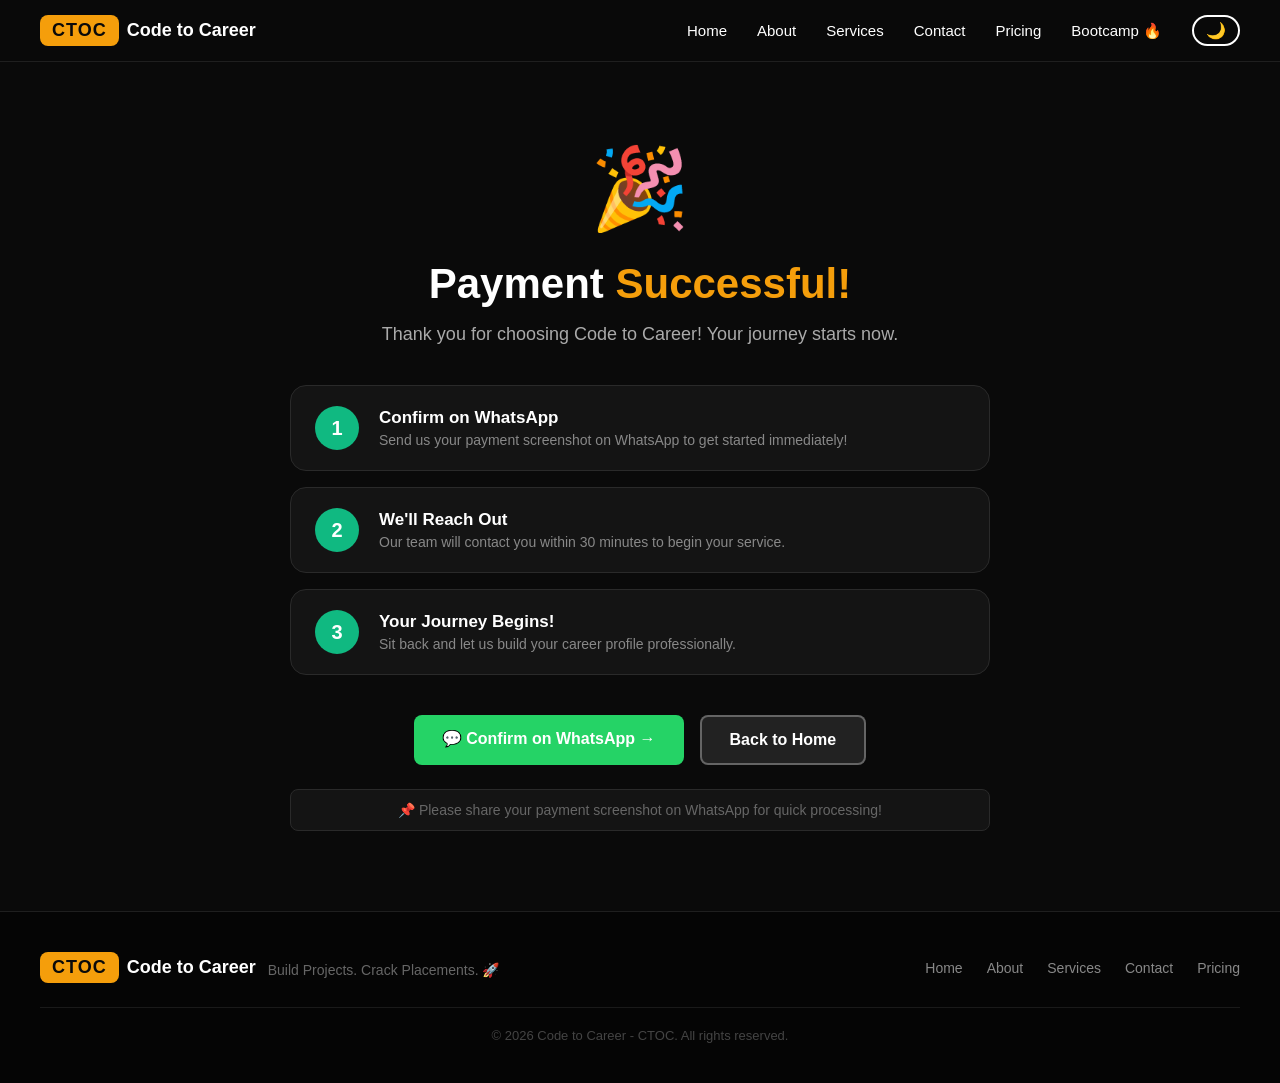
<file: success.html>
<!DOCTYPE html>
<html lang="en">
<head>
    <meta charset="UTF-8">
    <meta name="viewport" content="width=device-width, initial-scale=1.0">
    <title>Payment Successful - CTOC</title>
    <link rel="icon" type="image/png" href="./assets/ctoc-white.png">
    <link rel="stylesheet" href="./styles.css">
    <script>if(localStorage.getItem('ctoc_theme')==='light')document.documentElement.setAttribute('data-theme','light');</script>
</head>
<body>

    <nav class="navbar" id="navbar">
        <div class="container">
            <div class="nav-left">
                <a href="index.html" class="logo-link">
                    <span class="logo-cc">CTOC</span>
                    <span class="logo-name">Code to Career</span>
                </a>
            </div>
            <ul class="nav-links">
                <li><a href="index.html">Home</a></li>
                <li><a href="about.html">About</a></li>
                <li><a href="services.html">Services</a></li>
                <li><a href="contact.html">Contact</a></li>
                <li><a href="pricing.html">Pricing</a></li>
                <li><a href="admission.html">Bootcamp 🔥</a></li>
                <li><button class="toggle-btn" onclick="toggleTheme()">🌙</button></li>
            </ul>
        </div>
    </nav>

    <section class="success-section">
        <div class="success-container">
            <div class="success-icon">🎉</div>
            <h1>Payment <span class="highlight">Successful!</span></h1>
            <p class="success-sub">Thank you for choosing Code to Career! Your journey starts now.</p>

            <div class="success-steps">
                <div class="success-step">
                    <div class="step-num">1</div>
                    <div class="step-info">
                        <h3>Confirm on WhatsApp</h3>
                        <p>Send us your payment screenshot on WhatsApp to get started immediately!</p>
                    </div>
                </div>
                <div class="success-step">
                    <div class="step-num">2</div>
                    <div class="step-info">
                        <h3>We'll Reach Out</h3>
                        <p>Our team will contact you within 30 minutes to begin your service.</p>
                    </div>
                </div>
                <div class="success-step">
                    <div class="step-num">3</div>
                    <div class="step-info">
                        <h3>Your Journey Begins!</h3>
                        <p>Sit back and let us build your career profile professionally.</p>
                    </div>
                </div>
            </div>

            <div class="success-btns">
                <a href="https://wa.me/916383847631?text=Hi%20CTOC!%20I%20have%20completed%20my%20payment.%20Please%20find%20my%20payment%20screenshot%20attached.%20Ready%20to%20get%20started!%20%F0%9F%9A%80" 
                   target="_blank" 
                   class="btn-whatsapp">
                    💬 Confirm on WhatsApp →
                </a>
                <a href="index.html" class="btn-secondary">Back to Home</a>
            </div>

            <p class="success-note">📌 Please share your payment screenshot on WhatsApp for quick processing!</p>
        </div>
    </section>

    <footer class="footer">
        <div class="footer-container">
            <div class="footer-left">
                <a href="index.html" class="logo-link">
                    <span class="logo-cc">CTOC</span>
                    <span class="logo-name">Code to Career</span>
                </a>
                <p style="color:#666; font-size:14px; margin-top:4px;">Build Projects. Crack Placements. 🚀</p>
            </div>
            <div class="footer-links">
                <a href="index.html">Home</a>
                <a href="about.html">About</a>
                <a href="services.html">Services</a>
                <a href="contact.html">Contact</a>
                <a href="pricing.html">Pricing</a>
            </div>
        </div>
        <p class="footer-copy">© 2026 Code to Career - CTOC. All rights reserved.</p>
    </footer>

    <script>
        const btn = document.querySelector('.toggle-btn');
        if (localStorage.getItem('ctoc_theme') === 'light') {
            document.body.classList.add('light');
            btn.textContent = '☀️';
        } else {
            btn.textContent = '🌙';
        }

        function toggleTheme() {
            document.body.classList.toggle('light');
            if (document.body.classList.contains('light')) {
                localStorage.setItem('ctoc_theme', 'light');
                document.documentElement.setAttribute('data-theme', 'light');
                btn.textContent = '☀️';
            } else {
                localStorage.setItem('ctoc_theme', 'dark');
                document.documentElement.removeAttribute('data-theme');
                btn.textContent = '🌙';
            }
        }
    </script>
</body>
</html>
</file>
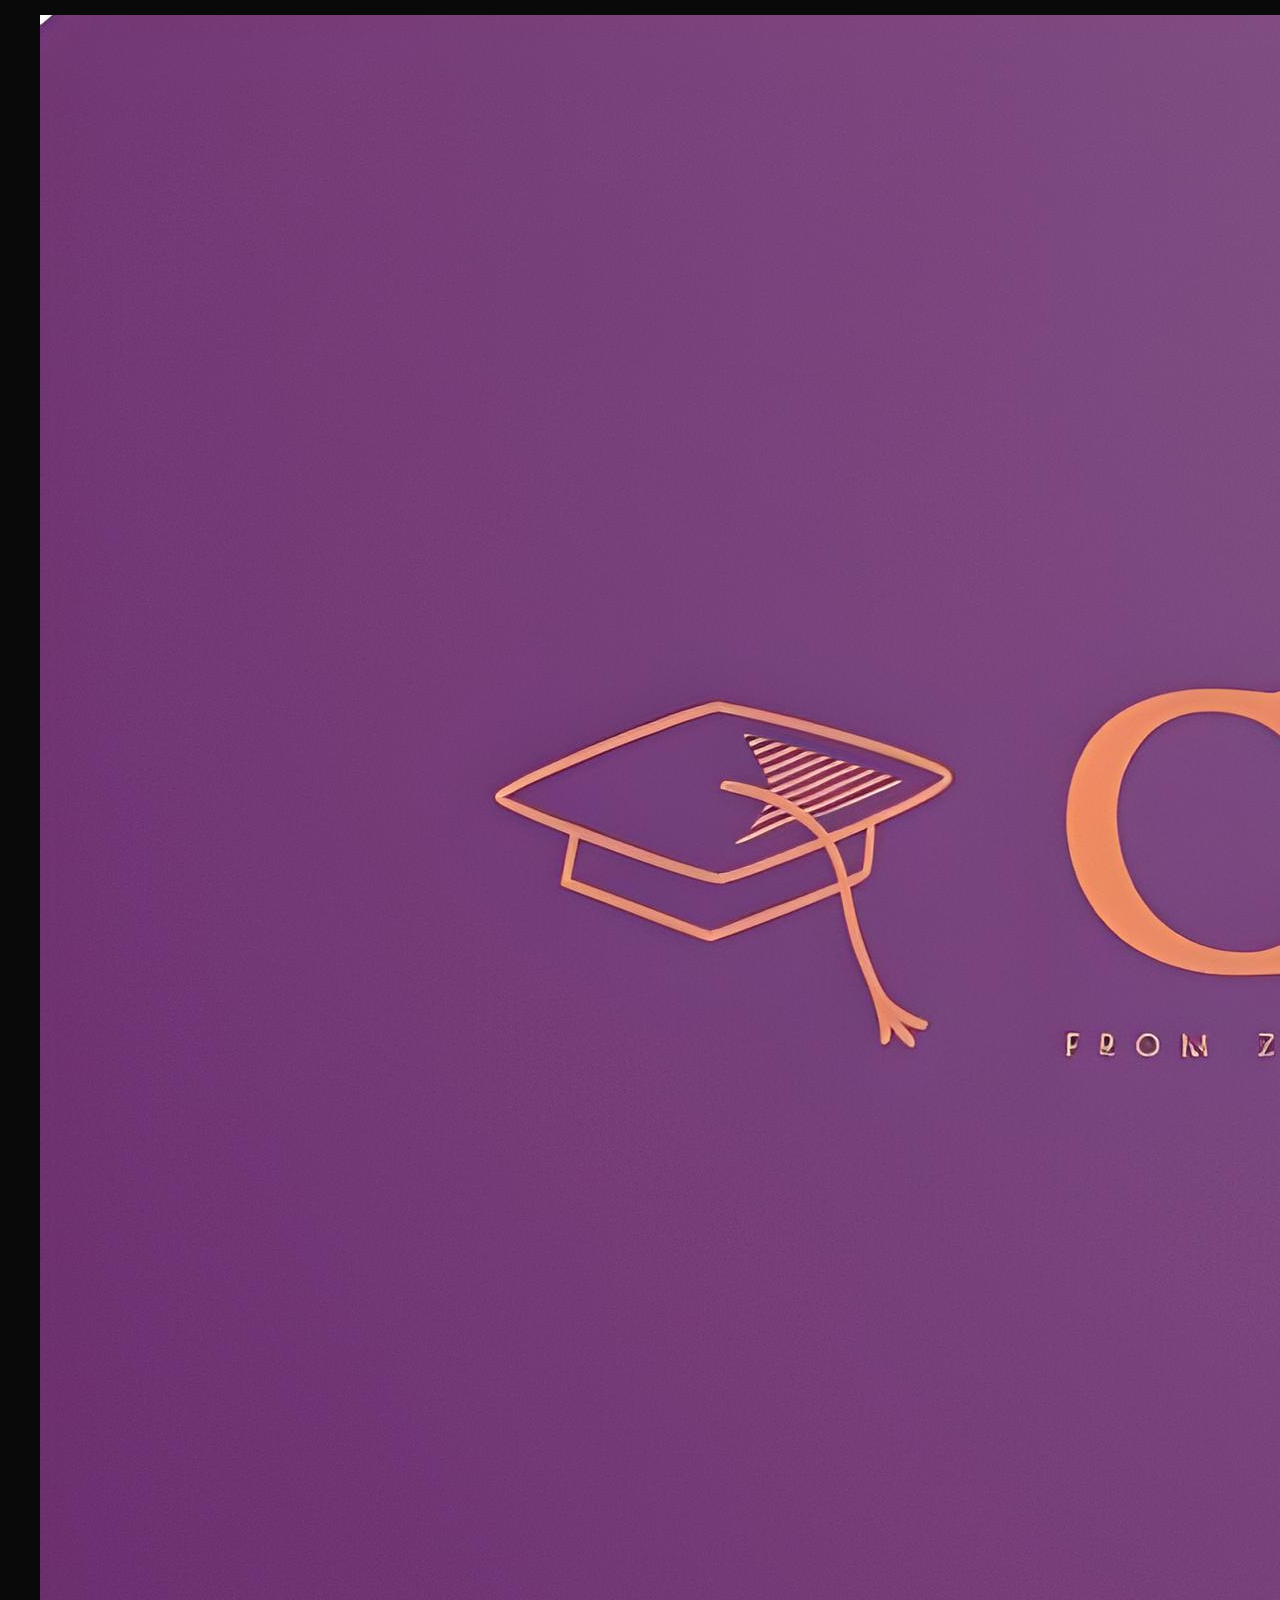
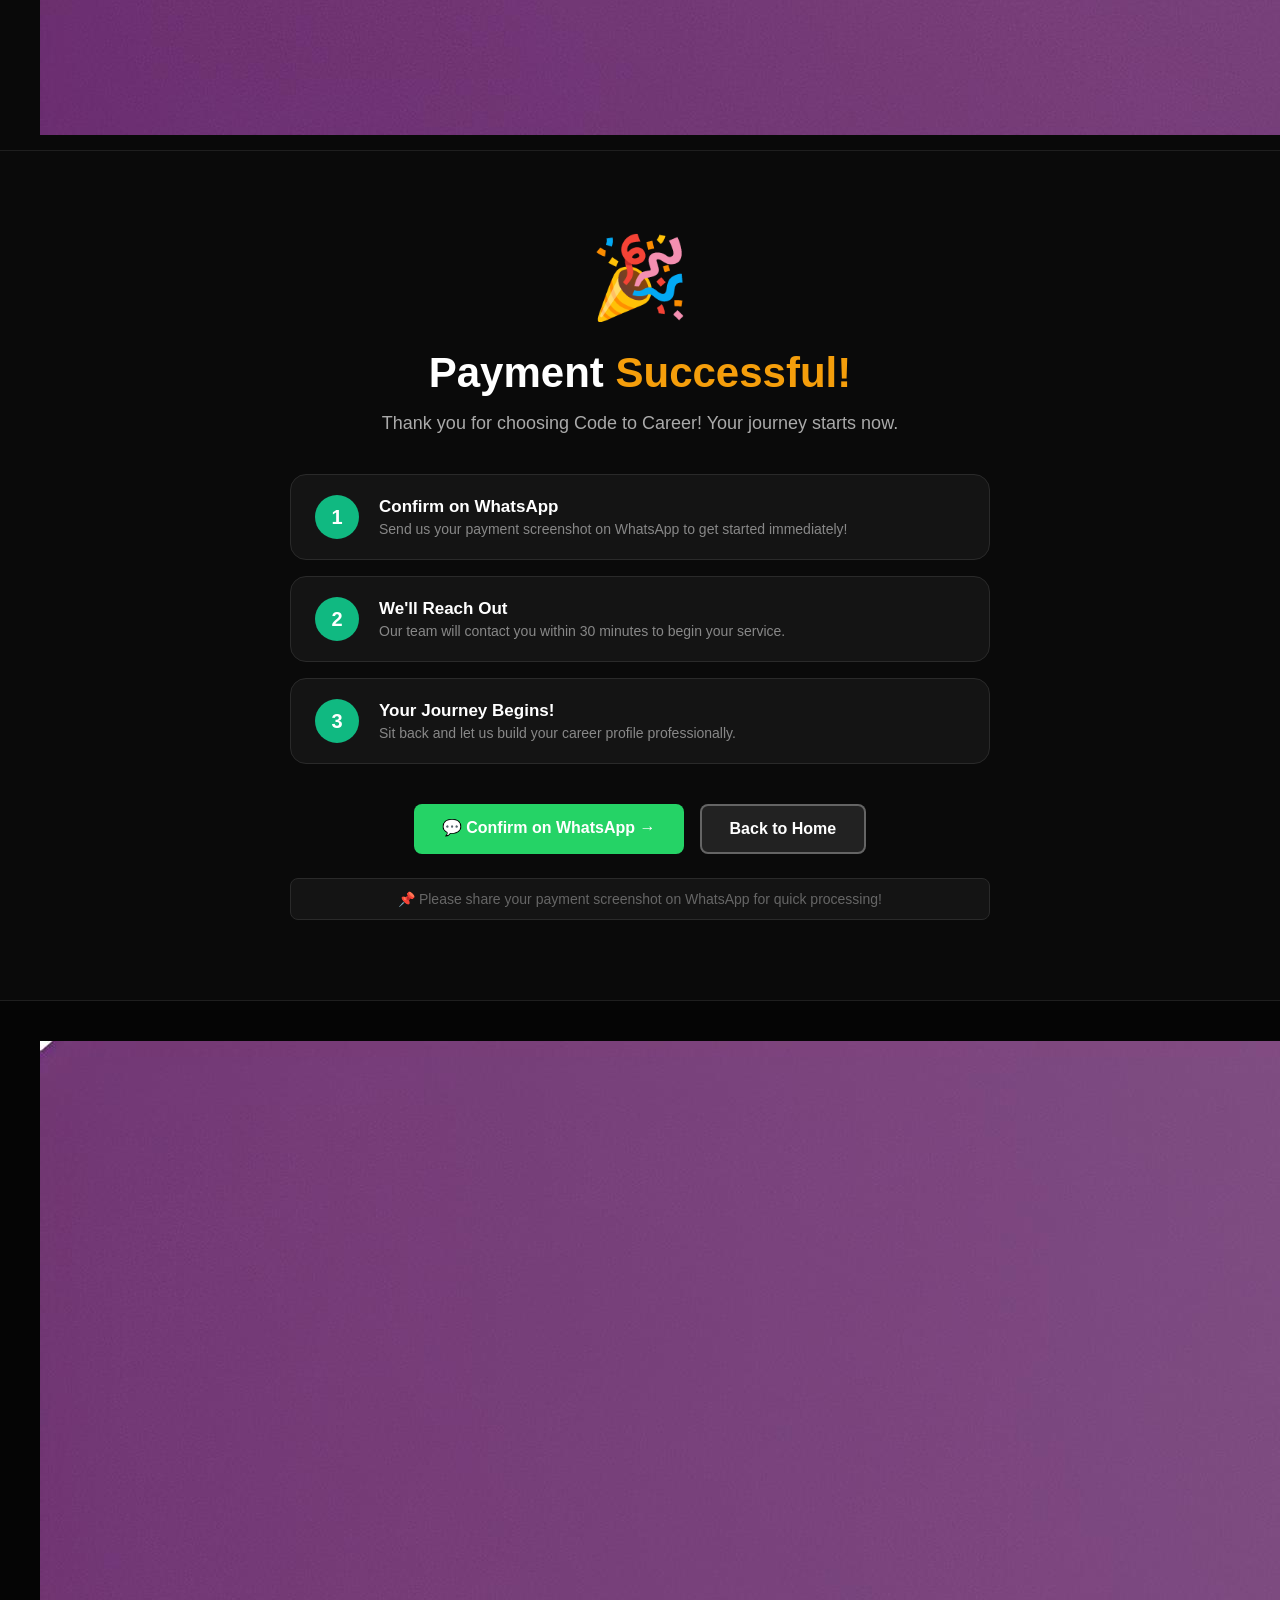
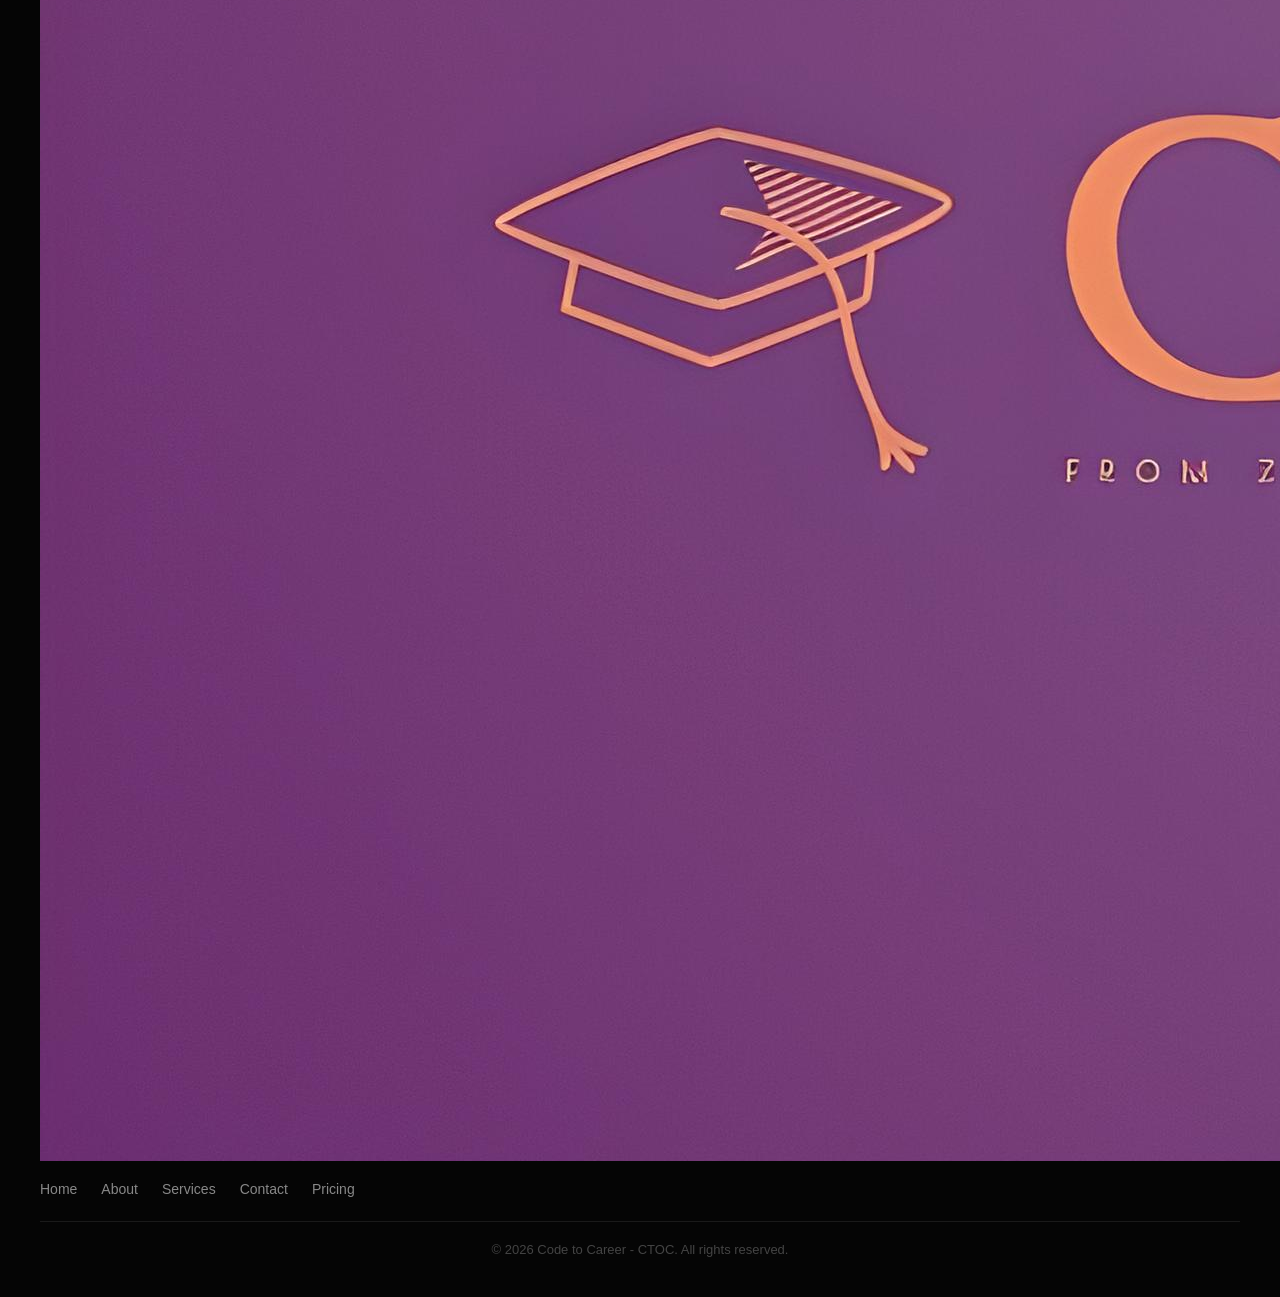
<file: sucess.html>
<!DOCTYPE html>
<html lang="en">
<head>
    <meta charset="UTF-8">
    <meta name="viewport" content="width=device-width, initial-scale=1.0">
    <title>Payment Successful - CTOC</title>
    <link rel="icon" type="image/png" href="./assets/ctoc-white.png">
    <link rel="stylesheet" href="./styles.css">
    <script>if(localStorage.getItem('ctoc_theme')==='light')document.documentElement.setAttribute('data-theme','light');</script>
</head>
<body>

    <nav class="navbar" id="navbar">
        <div class="container">
            <div class="nav-left">
                <img src="./assets/ctoc-white.png" alt="CTOC Logo" class="logo">
                <strong class="brand">Code to Career</strong>
            </div>
            <ul class="nav-links">
                <li><a href="index.html">Home</a></li>
                <li><a href="about.html">About</a></li>
                <li><a href="services.html">Services</a></li>
                <li><a href="contact.html">Contact</a></li>
                <li><a href="pricing.html">Pricing</a></li>
                <li><button class="toggle-btn" onclick="toggleTheme()">🌙</button></li>
            </ul>
        </div>
    </nav>

    <section class="success-section">
        <div class="success-container">
            <div class="success-icon">🎉</div>
            <h1>Payment <span class="highlight">Successful!</span></h1>
            <p class="success-sub">Thank you for choosing Code to Career! Your journey starts now.</p>

            <div class="success-steps">
                <div class="success-step">
                    <div class="step-num">1</div>
                    <div class="step-info">
                        <h3>Confirm on WhatsApp</h3>
                        <p>Send us your payment screenshot on WhatsApp to get started immediately!</p>
                    </div>
                </div>
                <div class="success-step">
                    <div class="step-num">2</div>
                    <div class="step-info">
                        <h3>We'll Reach Out</h3>
                        <p>Our team will contact you within 30 minutes to begin your service.</p>
                    </div>
                </div>
                <div class="success-step">
                    <div class="step-num">3</div>
                    <div class="step-info">
                        <h3>Your Journey Begins!</h3>
                        <p>Sit back and let us build your career profile professionally.</p>
                    </div>
                </div>
            </div>

            <div class="success-btns">
                <a href="https://wa.me/916383847631?text=Hi%20CTOC!%20I%20have%20completed%20my%20payment.%20Please%20find%20my%20payment%20screenshot%20attached.%20Ready%20to%20get%20started!%20%F0%9F%9A%80" 
                   target="_blank" 
                   class="btn-whatsapp">
                    💬 Confirm on WhatsApp →
                </a>
                <a href="index.html" class="btn-secondary">Back to Home</a>
            </div>

            <p class="success-note">📌 Please share your payment screenshot on WhatsApp for quick processing!</p>
        </div>
    </section>

    <footer class="footer">
        <div class="footer-container">
            <div class="footer-left">
                <img src="./assets/ctoc-white.png" alt="CTOC" class="footer-logo">
                <strong>Code to Career</strong>
                <p>Build Projects. Crack Placements. 🚀</p>
            </div>
            <div class="footer-links">
                <a href="index.html">Home</a>
                <a href="about.html">About</a>
                <a href="services.html">Services</a>
                <a href="contact.html">Contact</a>
                <a href="pricing.html">Pricing</a>
            </div>
        </div>
        <p class="footer-copy">© 2026 Code to Career - CTOC. All rights reserved.</p>
    </footer>

    <script>
        const btn = document.querySelector('.toggle-btn');
        if (localStorage.getItem('ctoc_theme') === 'light') {
            document.body.classList.add('light');
            btn.textContent = '☀️';
        } else {
            btn.textContent = '🌙';
        }

        function toggleTheme() {
            document.body.classList.toggle('light');
            if (document.body.classList.contains('light')) {
                localStorage.setItem('ctoc_theme', 'light');
                document.documentElement.setAttribute('data-theme', 'light');
                btn.textContent = '☀️';
            } else {
                localStorage.setItem('ctoc_theme', 'dark');
                document.documentElement.removeAttribute('data-theme');
                btn.textContent = '🌙';
            }
        }
    </script>
</body>
</html>
</file>
<file: styles.css>
* {
    margin: 0;
    padding: 0;
    box-sizing: border-box;
    scroll-behavior: smooth;
}

body {
    font-family: 'Segoe UI', sans-serif;
    background-color: #0a0a0a;
    color: #ffffff;
    transition: background 0.3s, color 0.3s;
    overflow-x: hidden;
}

/* ===== ANIMATIONS ===== */
@keyframes fadeUp {
    from { opacity: 0; transform: translateY(40px); }
    to   { opacity: 1; transform: translateY(0); }
}
@keyframes fadeLeft {
    from { opacity: 0; transform: translateX(-60px); }
    to   { opacity: 1; transform: translateX(0); }
}
@keyframes fadeRight {
    from { opacity: 0; transform: translateX(60px); }
    to   { opacity: 1; transform: translateX(0); }
}
@keyframes float {
    0%, 100% { transform: translateY(0px); }
    50%       { transform: translateY(-10px); }
}
@keyframes pulse {
    0%, 100% { box-shadow: 0 0 0 0 rgba(245,158,11,0.4); }
    50%       { box-shadow: 0 0 0 12px rgba(245,158,11,0); }
}
@keyframes fadein {
    from { opacity: 0; }
    to   { opacity: 1; }
}
@keyframes flip3d {
    0%, 80%, 100% { transform: rotateY(0deg); }
    40% { transform: rotateY(360deg); }
}
@keyframes pulse-green {
    0%, 100% { box-shadow: 0 4px 20px rgba(37,211,102,0.4); }
    50%       { box-shadow: 0 4px 30px rgba(37,211,102,0.7); }
}

/* ===== LIGHT MODE ===== */
[data-theme="light"] body,
body.light { background-color: #f5f5f5; color: #0a0a0a; }
[data-theme="light"] .navbar,
body.light .navbar { background: rgba(255,255,255,0.85); border-bottom: 1px solid #e0e0e0; }
[data-theme="light"] .navbar.scrolled,
body.light .navbar.scrolled { background: rgba(255,255,255,0.98); }
[data-theme="light"] .logo-name,
body.light .logo-name { color: #0a0a0a; }
[data-theme="light"] .nav-links a,
body.light .nav-links a { color: #0a0a0a; }
[data-theme="light"] .toggle-btn,
body.light .toggle-btn { border-color: #0a0a0a; }
[data-theme="light"] .hero-card,
body.light .hero-card { background: rgba(255,255,255,0.9); border: 1px solid #e0e0e0; color: #0a0a0a; }
[data-theme="light"] .hero-card .card-top span,
body.light .hero-card .card-top span { color: #0a0a0a; }
[data-theme="light"] .hero-card .stat p,
body.light .hero-card .stat p { color: #555; }
[data-theme="light"] .hero-card .card-tag,
body.light .hero-card .card-tag { color: #666; border-color: #eee; }
[data-theme="light"] .hero-badge,
body.light .hero-badge { background: rgba(255,255,255,0.3); color: #333; }
[data-theme="light"] .hero-sub,
body.light .hero-sub { color: rgba(255,255,255,0.9); }
[data-theme="light"] .hero-tags span,
body.light .hero-tags span { background: rgba(255,255,255,0.2); color: #fff; border-color: rgba(255,255,255,0.3); }
[data-theme="light"] .btn-secondary,
body.light .btn-secondary { color: #ffffff; border-color: rgba(255,255,255,0.5); }
[data-theme="light"] .hamburger span,
body.light .hamburger span { background: #0a0a0a; }
[data-theme="light"] .section-badge,
body.light .section-badge { background: #ebebeb; color: #333; }
[data-theme="light"] .why-section,
body.light .why-section { background: #efefef; }
[data-theme="light"] .why-card,
body.light .why-card { background: #ffffff; border-color: #e0e0e0; }
[data-theme="light"] .why-card p,
body.light .why-card p { color: #555; }
[data-theme="light"] .about-card,
body.light .about-card { background: #ffffff; border-color: #e0e0e0; }
[data-theme="light"] .about-card p,
body.light .about-card p { color: #555; }
[data-theme="light"] .service-card,
body.light .service-card { background: #ffffff; border-color: #e0e0e0; }
[data-theme="light"] .service-card p,
body.light .service-card p { color: #555; }
[data-theme="light"] .services,
body.light .services { background: #efefef; }
[data-theme="light"] .contact-card,
body.light .contact-card { background: #ffffff; border-color: #e0e0e0; }
[data-theme="light"] .contact-card p,
body.light .contact-card p { color: #555; }
[data-theme="light"] .footer,
body.light .footer { background: #1a1a1a; }
[data-theme="light"] .founder,
body.light .founder { background: #ffffff; border-color: #e0e0e0; }
[data-theme="light"] .founder-info p,
body.light .founder-info p { color: #555; }
[data-theme="light"] .nav-links,
body.light .nav-links { background: rgba(255,255,255,0.97); }
[data-theme="light"] .team-card,
body.light .team-card { background: #ffffff; border-color: #e0e0e0; }
[data-theme="light"] .team-card p,
body.light .team-card p { color: #555; }
[data-theme="light"] .cert-benefit-card,
body.light .cert-benefit-card { background: #fff; border-color: #e0e0e0; }
[data-theme="light"] .cert-benefit-card p,
body.light .cert-benefit-card p { color: #555; }
[data-theme="light"] .cert-card,
body.light .cert-card { background: #fff; border-color: #e0e0e0; }
[data-theme="light"] .cert-info p,
body.light .cert-info p { color: #555; }
[data-theme="light"] .cert-icon,
body.light .cert-icon { background: #f0f0f0; }
[data-theme="light"] .cert-tags span,
body.light .cert-tags span { background: #fff8e7; }
[data-theme="light"] .cert-cta,
body.light .cert-cta { background: #fff; border-color: #e0e0e0; }
[data-theme="light"] .cert-preview-box,
body.light .cert-preview-box { background: #ffffff; }
[data-theme="light"] .pricing-card,
body.light .pricing-card { background: #fff; border-color: #e0e0e0; }
[data-theme="light"] .pricing-card h3,
body.light .pricing-card h3 { color: #0a0a0a; }
[data-theme="light"] .pricing-features li,
body.light .pricing-features li { color: #555; border-color: #eee; }
[data-theme="light"] .best-for,
body.light .best-for { color: #888; }
[data-theme="light"] .section-sub,
body.light .section-sub { color: #555; }
[data-theme="light"] .testimonials,
body.light .testimonials { background: #efefef; }
[data-theme="light"] .testimonial-card,
body.light .testimonial-card { background: #ffffff; border-color: #e0e0e0; }
[data-theme="light"] .testimonial-text,
body.light .testimonial-text { color: #444; }
[data-theme="light"] .featured-testimonial,
body.light .featured-testimonial { background: #fffbeb; border-color: #f59e0b; }
[data-theme="light"] .faq-item,
body.light .faq-item { border-color: #e0e0e0; }
[data-theme="light"] .faq-question,
body.light .faq-question { background: #ffffff; color: #0a0a0a; }
[data-theme="light"] .faq-answer,
body.light .faq-answer { background: #f9f9f9; }
[data-theme="light"] .faq-answer p,
body.light .faq-answer p { color: #555; }
[data-theme="light"] .faq-toggle:checked + .faq-question,
body.light .faq-toggle:checked + .faq-question { background: #fffbeb; }
[data-theme="light"] .story-text p,
body.light .story-text p { color: #555; }
[data-theme="light"] .number-card,
body.light .number-card { background: #fff; border-color: #e0e0e0; }
[data-theme="light"] .number-card p,
body.light .number-card p { color: #555; }
[data-theme="light"] .vision-card,
body.light .vision-card { background: #fff; border-color: #e0e0e0; }
[data-theme="light"] .vision-card p,
body.light .vision-card p { color: #555; }
[data-theme="light"] .timeline-item::before,
body.light .timeline-item::before { background: #e0e0e0; }
[data-theme="light"] .timeline-content p,
body.light .timeline-content p { color: #666; }
[data-theme="light"] .response-item,
body.light .response-item { background: #fff; border-color: #e0e0e0; }
[data-theme="light"] .response-item p,
body.light .response-item p { color: #555; }
[data-theme="light"] .success-step,
body.light .success-step { background: #fff; border-color: #e0e0e0; }
[data-theme="light"] .step-info p,
body.light .step-info p { color: #555; }
[data-theme="light"] .success-note,
body.light .success-note { background: #f5f5f5; border-color: #e0e0e0; color: #555; }
[data-theme="light"] .success-sub,
body.light .success-sub { color: #555; }

/* ===== LOGO ===== */
.logo-link {
    display: flex;
    align-items: center;
    gap: 8px;
    text-decoration: none;
    perspective: 500px;
}

.logo-cc {
    background: #f59e0b;
    color: #0a0a0a;
    padding: 5px 12px;
    border-radius: 8px;
    font-weight: 800;
    font-size: 18px;
    letter-spacing: 1px;
    display: inline-block;
    animation: flip3d 4s ease-in-out infinite;
    transform-style: preserve-3d;
}

.logo-link:hover .logo-cc {
    animation: none;
    background: #d97706;
    transform: rotateY(180deg) scale(1.1);
    transition: all 0.4s ease;
}

.logo-link:hover .logo-name {
    color: #f59e0b;
    letter-spacing: 2px;
}

.logo-name {
    color: #ffffff;
    font-size: 18px;
    font-weight: 600;
    white-space: nowrap;
    transition: all 0.3s ease;
}

/* ===== NAVBAR ===== */
.navbar {
    background: rgba(10,10,10,0.85);
    backdrop-filter: blur(12px);
    -webkit-backdrop-filter: blur(12px);
    padding: 15px 40px;
    position: sticky;
    top: 0;
    z-index: 999;
    border-bottom: 1px solid #1f1f1f;
    transition: all 0.3s;
}

.navbar.scrolled {
    background: rgba(10,10,10,0.98);
    padding: 10px 40px;
    box-shadow: 0 4px 30px rgba(0,0,0,0.5);
}

.container {
    display: flex;
    align-items: center;
    width: 100%;
    max-width: 1200px;
    margin: 0 auto;
}

.nav-left { display: flex; align-items: center; gap: 10px; }

.nav-links {
    display: flex;
    list-style: none;
    gap: 30px;
    align-items: center;
    margin-left: auto;
}

.nav-links a {
    color: #ffffff;
    text-decoration: none;
    font-size: 15px;
    transition: color 0.3s;
    position: relative;
}

.nav-links a::after {
    content: '';
    position: absolute;
    bottom: -4px;
    left: 0;
    width: 0;
    height: 2px;
    background: #f59e0b;
    transition: width 0.3s;
}

.nav-links a:hover::after,
.nav-links a.active::after { width: 100%; }
.nav-links a:hover { color: #f59e0b; }
.nav-links a.active { color: #f59e0b; }

.toggle-btn {
    background: none;
    border: 2px solid #ffffff;
    border-radius: 50px;
    padding: 4px 12px;
    font-size: 16px;
    cursor: pointer;
    transition: all 0.3s;
}

.menu-toggle { display: none; }

.hamburger {
    display: none;
    flex-direction: column;
    gap: 5px;
    cursor: pointer;
    margin-left: auto;
}

.hamburger span {
    width: 25px;
    height: 2px;
    background: #ffffff;
    border-radius: 2px;
    transition: all 0.3s;
}

/* ===== HERO ===== */
.hero {
    min-height: 90vh;
    display: flex;
    align-items: center;
    justify-content: space-between;
    padding: 80px 10%;
    width: 100%;
    gap: 40px;
    position: relative;
    overflow: hidden;
}

.hero-video-wrap {
    position: absolute;
    top: 0; left: 0;
    width: 100%; height: 100%;
    z-index: 0;
    overflow: hidden;
    background: #0a0a0a;
}

.hero-video {
    position: absolute;
    top: 50%; left: 50%;
    transform: translate(-50%, -50%);
    min-width: 100%; min-height: 100%;
    width: auto; height: auto;
    object-fit: cover;
    pointer-events: none;
}

.hero-overlay {
    position: absolute;
    top: 0; left: 0;
    width: 100%; height: 100%;
    background: rgba(0,0,0,0.45);
    z-index: 1;
}

.hero-content { flex: 1; position: relative; z-index: 2; }
.hero-image { flex: 1; display: flex; justify-content: center; position: relative; z-index: 2; }

.hero-badge {
    display: inline-block;
    background: rgba(255,255,255,0.15);
    backdrop-filter: blur(10px);
    color: #f59e0b;
    padding: 6px 16px;
    border-radius: 50px;
    font-size: 14px;
    margin-bottom: 20px;
    border: 1px solid rgba(245,158,11,0.3);
    animation: fadeUp 0.6s ease both;
}

.hero-price-badge {
    display: inline-block;
    background: rgba(245,158,11,0.15);
    border: 1px solid rgba(245,158,11,0.4);
    color: #ffffff;
    padding: 8px 18px;
    border-radius: 50px;
    font-size: 14px;
    margin-bottom: 20px;
    backdrop-filter: blur(10px);
    animation: fadeUp 0.7s ease 0.35s both;
}

.hero-price-badge strong { color: #f59e0b; }

.hero-title {
    font-size: 56px;
    font-weight: 800;
    line-height: 1.2;
    margin-bottom: 20px;
    animation: fadeUp 0.7s ease 0.1s both;
    color: #ffffff;
    text-shadow: 0 2px 20px rgba(0,0,0,0.5);
}

.highlight { color: #f59e0b; }

.hero-sub {
    font-size: 18px;
    color: rgba(255,255,255,0.85);
    line-height: 1.7;
    margin-bottom: 30px;
    animation: fadeUp 0.7s ease 0.2s both;
}

.hero-tags {
    display: flex;
    flex-wrap: wrap;
    gap: 12px;
    margin-bottom: 35px;
    animation: fadeUp 0.7s ease 0.3s both;
}

.hero-tags span {
    background: rgba(255,255,255,0.1);
    backdrop-filter: blur(10px);
    color: #ffffff;
    padding: 8px 16px;
    border-radius: 8px;
    font-size: 14px;
    border: 1px solid rgba(255,255,255,0.2);
    transition: all 0.3s;
}

.hero-tags span:hover { border-color: #f59e0b; color: #f59e0b; transform: translateY(-2px); }

.hero-btns { display: flex; gap: 16px; flex-wrap: wrap; animation: fadeUp 0.7s ease 0.4s both; }

.btn-primary {
    background: #f59e0b;
    color: #0a0a0a;
    padding: 14px 28px;
    border-radius: 8px;
    text-decoration: none;
    font-weight: 700;
    font-size: 16px;
    transition: all 0.3s;
    display: inline-block;
    animation: pulse 2s infinite;
}

.btn-primary:hover { background: #d97706; transform: translateY(-3px); box-shadow: 0 10px 30px rgba(245,158,11,0.3); }

.btn-secondary {
    background: rgba(255,255,255,0.1);
    backdrop-filter: blur(10px);
    color: #ffffff;
    padding: 14px 28px;
    border-radius: 8px;
    text-decoration: none;
    font-weight: 600;
    font-size: 16px;
    border: 2px solid rgba(255,255,255,0.3);
    transition: all 0.3s;
    display: inline-block;
}

.btn-secondary:hover { border-color: #f59e0b; color: #f59e0b; transform: translateY(-3px); }

.hero-card {
    background: rgba(20,20,20,0.8);
    backdrop-filter: blur(20px);
    border: 1px solid rgba(255,255,255,0.1);
    border-radius: 20px;
    padding: 30px;
    width: 100%;
    max-width: 360px;
    animation: float 4s ease-in-out infinite;
}

.card-top { display: flex; align-items: center; gap: 12px; margin-bottom: 25px; }
.card-logo { height: 45px; width: auto; }
.card-top span { font-weight: 700; font-size: 16px; color: #fff; }

.card-stats { display: flex; justify-content: space-between; margin-bottom: 20px; gap: 10px; }
.stat { text-align: center; flex: 1; }
.stat h3 { font-size: 28px; font-weight: 800; color: #f59e0b; }
.stat p { font-size: 12px; color: #aaa; margin-top: 4px; }

.card-tag { font-size: 13px; color: #888; border-top: 1px solid rgba(255,255,255,0.1); padding-top: 15px; }

/* ===== SECTIONS ===== */
.section { padding: 80px 40px; }

.section-container { max-width: 1200px; margin: 0 auto; text-align: center; }

.section-badge {
    display: inline-block;
    background: #1f1f1f;
    color: #f59e0b;
    padding: 6px 16px;
    border-radius: 50px;
    font-size: 13px;
    margin-bottom: 16px;
}

.section-title { font-size: 42px; font-weight: 800; margin-bottom: 16px; }

.section-sub { font-size: 17px; color: #aaa; max-width: 600px; margin: 0 auto 50px; line-height: 1.7; }

/* ===== WHY ===== */
.why-section { padding: 80px 40px; background: #0d0d0d; }

.why-grid { display: grid; grid-template-columns: repeat(4, 1fr); gap: 24px; text-align: left; }

.why-card { background: #141414; border: 1px solid #2a2a2a; border-radius: 16px; padding: 28px; transition: transform 0.3s, border-color 0.3s; }
.why-card:hover { transform: translateY(-6px); border-color: #f59e0b; }
.why-card span { font-size: 32px; display: block; margin-bottom: 14px; }
.why-card h3 { font-size: 17px; margin-bottom: 10px; }
.why-card p { color: #888; font-size: 14px; line-height: 1.6; }

/* ===== CTA ===== */
.cta-section { padding: 80px 40px; text-align: center; }

/* ===== ABOUT ===== */
.about-grid { display: grid; grid-template-columns: repeat(3, 1fr); gap: 24px; margin-bottom: 60px; text-align: left; }

.about-card { background: #141414; border: 1px solid #2a2a2a; border-radius: 16px; padding: 28px; transition: transform 0.3s, border-color 0.3s; }
.about-card:hover { transform: translateY(-4px); border-color: #f59e0b; }
.about-icon { font-size: 32px; display: block; margin-bottom: 16px; }
.about-card h3 { font-size: 20px; margin-bottom: 10px; }
.about-card p { color: #888; line-height: 1.6; font-size: 15px; }

.founder { display: flex; align-items: center; gap: 40px; background: #141414; border: 1px solid #2a2a2a; border-radius: 20px; padding: 40px; text-align: left; margin-top: 20px; }
.founder-placeholder { width: 120px; height: 120px; border-radius: 50%; background: #f59e0b; color: #0a0a0a; font-size: 36px; font-weight: 800; display: flex; align-items: center; justify-content: center; flex-shrink: 0; }
.founder-info h3 { font-size: 22px; margin: 10px 0; }
.founder-info p { color: #888; line-height: 1.7; margin-bottom: 20px; font-style: italic; }

/* ===== SERVICES ===== */
.services { background: #0d0d0d; }
.services-grid { display: grid; grid-template-columns: repeat(3, 1fr); gap: 24px; text-align: left; }

.service-card { background: #141414; border: 1px solid #2a2a2a; border-radius: 16px; padding: 28px; transition: transform 0.3s, border-color 0.3s; position: relative; }
.service-card:hover { transform: translateY(-4px); border-color: #f59e0b; }
.service-card-top { display: flex; justify-content: space-between; align-items: center; margin-bottom: 4px; }
.service-icon { font-size: 32px; display: block; margin-bottom: 16px; }
.service-price { background: #f59e0b; color: #0a0a0a; font-size: 13px; font-weight: 700; padding: 3px 12px; border-radius: 50px; }
.service-card h3 { font-size: 18px; margin-bottom: 10px; }
.service-card p { color: #888; line-height: 1.6; font-size: 15px; }
.highlight-card { border-color: #f59e0b44; }

.coming-soon { display: inline-block; background: #f59e0b; color: #0a0a0a; font-size: 12px; font-weight: 700; padding: 4px 12px; border-radius: 50px; margin-top: 12px; }

/* ===== CONTACT ===== */
.contact-grid { display: grid; grid-template-columns: repeat(2, 1fr); gap: 24px; text-align: left; max-width: 800px; margin: 0 auto; }

.contact-card { background: #141414; border: 1px solid #2a2a2a; border-radius: 16px; padding: 28px; transition: transform 0.3s; }
.contact-card:hover { transform: translateY(-4px); }
.contact-icon { font-size: 32px; display: block; margin-bottom: 16px; }
.contact-card h3 { font-size: 20px; margin-bottom: 8px; }
.contact-card p { color: #888; margin-bottom: 20px; font-size: 15px; }

.response-info { display: flex; gap: 16px; margin-bottom: 40px; flex-wrap: wrap; justify-content: center; }
.response-item { display: flex; align-items: center; gap: 10px; background: #141414; border: 1px solid #2a2a2a; border-radius: 12px; padding: 14px 20px; flex: 1; min-width: 200px; }
.response-item span { font-size: 24px; flex-shrink: 0; }
.response-item p { font-size: 14px; color: #aaa; }
.response-item strong { color: #f59e0b; }

/* ===== TEAM ===== */
.team-grid { display: grid; grid-template-columns: repeat(3, 1fr); gap: 24px; margin-top: 30px; }

.team-card { background: #141414; border: 1px solid #2a2a2a; border-radius: 20px; padding: 32px 24px; text-align: center; transition: transform 0.3s, border-color 0.3s; }
.team-card:hover { transform: translateY(-6px); border-color: #f59e0b; }

.team-photo-wrap { width: 120px; height: 120px; border-radius: 50%; margin: 0 auto 16px; overflow: hidden; padding: 4px; }
.founder-border { background: linear-gradient(135deg, #f59e0b, #f97316); }
.sales-border   { background: linear-gradient(135deg, #10b981, #06b6d4); }
.dev-border     { background: linear-gradient(135deg, #8b5cf6, #ec4899); }

.team-photo-inner { width: 100%; height: 100%; border-radius: 50%; overflow: hidden; background: #0a0a0a; }
.team-img { width: 100%; height: 100%; object-fit: cover; object-position: top center; border-radius: 50%; transition: transform 0.4s; }
.team-card:hover .team-img { transform: scale(1.08); }
.team-card h3 { font-size: 20px; margin-bottom: 6px; }

.team-role { display: inline-block; font-size: 13px; font-weight: 600; padding: 4px 14px; border-radius: 50px; margin-bottom: 14px; }
.founder-role { background: #f59e0b22; color: #f59e0b; }
.sales-role   { background: #10b98122; color: #10b981; }
.dev-role     { background: #8b5cf622; color: #8b5cf6; }

.team-card p { color: #888; font-size: 14px; line-height: 1.6; margin-bottom: 20px; }
.team-links { display: flex; gap: 12px; justify-content: center; }
.team-links a { color: #f59e0b; text-decoration: none; font-size: 13px; border: 1px solid #f59e0b44; padding: 6px 14px; border-radius: 6px; transition: all 0.3s; }
.team-links a:hover { background: #f59e0b; color: #0a0a0a; }

/* ===== PAGE HERO ===== */
.page-hero { padding: 80px 40px 40px; text-align: center; }

/* ===== CERTIFICATE ===== */
.cert-benefits { display: grid; grid-template-columns: repeat(4, 1fr); gap: 24px; margin-top: 40px; text-align: left; }
.cert-benefit-card { background: #141414; border: 1px solid #2a2a2a; border-radius: 16px; padding: 28px; transition: transform 0.3s; }
.cert-benefit-card:hover { transform: translateY(-4px); }
.cert-benefit-card span { font-size: 32px; display: block; margin-bottom: 14px; }
.cert-benefit-card h3 { font-size: 17px; margin-bottom: 10px; }
.cert-benefit-card p { color: #888; font-size: 14px; line-height: 1.6; }

.cert-programs { display: flex; flex-direction: column; gap: 20px; margin-top: 30px; }
.cert-card { background: #141414; border: 1px solid #2a2a2a; border-radius: 16px; padding: 28px; display: flex; align-items: center; gap: 24px; transition: border-color 0.3s; text-align: left; }
.cert-card:hover { border-color: #f59e0b; }
.cert-icon { font-size: 42px; flex-shrink: 0; width: 70px; height: 70px; background: #1a1a1a; border-radius: 14px; display: flex; align-items: center; justify-content: center; }
.cert-info { flex: 1; }
.cert-info h3 { font-size: 20px; margin-bottom: 8px; }
.cert-info p { color: #888; font-size: 14px; line-height: 1.6; margin-bottom: 14px; }
.cert-tags { display: flex; gap: 8px; flex-wrap: wrap; }
.cert-tags span { background: #1f1f1f; color: #f59e0b; font-size: 12px; padding: 4px 12px; border-radius: 50px; border: 1px solid #f59e0b33; }

.cert-cta { margin-top: 80px; text-align: center; padding: 60px; background: #141414; border-radius: 24px; border: 1px solid #2a2a2a; }
.cert-preview-section { margin-top: 70px; text-align: center; }
.cert-preview-box { background: #141414; border: 2px solid #f59e0b44; border-radius: 20px; padding: 30px; margin-top: 30px; }
.cert-preview-btns { display: flex; gap: 16px; justify-content: center; margin-top: 20px; flex-wrap: wrap; }

/* ===== PRICING ===== */
.btn-download { display: inline-block; background: #f59e0b; color: #0a0a0a; padding: 14px 32px; border-radius: 8px; text-decoration: none; font-weight: 700; font-size: 16px; margin-top: 20px; transition: all 0.3s; border: none; cursor: pointer; }
.btn-download:hover { background: #d97706; transform: translateY(-2px); }

.pricing-grid { display: grid; grid-template-columns: repeat(4, 1fr); gap: 24px; margin-top: 40px; align-items: start; }
.pricing-grid.two-col { grid-template-columns: repeat(2, 1fr); max-width: 800px; margin: 40px auto 0; }

.pricing-card { background: #141414; border: 1px solid #2a2a2a; border-radius: 20px; padding: 28px 24px; text-align: left; position: relative; transition: transform 0.3s; }
.pricing-card:hover { transform: translateY(-4px); }
.popular-card { border-color: #f59e0b; }

.popular-badge { display: inline-block; background: #f59e0b; color: #0a0a0a; font-size: 11px; font-weight: 700; padding: 4px 14px; border-radius: 50px; margin-bottom: 16px; letter-spacing: 1px; }
.pricing-icon { font-size: 36px; margin-bottom: 12px; }
.pricing-price { font-size: 36px; font-weight: 800; color: #f59e0b; margin-bottom: 8px; }
.pricing-price span { font-size: 12px; color: #666; font-weight: 400; display: block; }
.pricing-card h3 { font-size: 18px; margin-bottom: 16px; color: #fff; }
.pricing-features { list-style: none; margin-bottom: 20px; }
.pricing-features li { font-size: 13px; color: #aaa; padding: 5px 0; border-bottom: 1px solid #1f1f1f; line-height: 1.5; }
.best-for { font-size: 12px; color: #666; font-style: italic; margin-bottom: 20px; line-height: 1.5; }
.plan-tag { font-size: 11px; color: #f59e0b; letter-spacing: 1px; margin-bottom: 16px; font-weight: 600; }

.btn-pay { display: inline-block; background: #10b981; color: #ffffff; padding: 12px 24px; border-radius: 8px; text-decoration: none; font-weight: 700; font-size: 15px; transition: all 0.3s; width: 100%; text-align: center; margin-top: 8px; }
.btn-pay:hover { background: #059669; transform: translateY(-2px); box-shadow: 0 8px 20px rgba(16,185,129,0.3); }

/* ===== TESTIMONIALS ===== */
.testimonials { background: #0d0d0d; }
.testimonials-grid { display: grid; grid-template-columns: repeat(3, 1fr); gap: 24px; margin-top: 40px; text-align: left; }
.testimonial-card { background: #141414; border: 1px solid #2a2a2a; border-radius: 20px; padding: 28px; transition: transform 0.3s, border-color 0.3s; }
.testimonial-card:hover { transform: translateY(-4px); border-color: #f59e0b; }
.featured-testimonial { border-color: #f59e0b; background: #1a1600; }
.testimonial-stars { font-size: 18px; margin-bottom: 16px; }
.testimonial-text { color: #ccc; font-size: 15px; line-height: 1.7; margin-bottom: 20px; font-style: italic; }
.testimonial-author { display: flex; align-items: center; gap: 12px; }
.testimonial-avatar { width: 44px; height: 44px; border-radius: 50%; background: #f59e0b; color: #0a0a0a; font-size: 18px; font-weight: 700; display: flex; align-items: center; justify-content: center; flex-shrink: 0; }
.testimonial-author h4 { font-size: 15px; margin-bottom: 2px; }
.testimonial-author span { font-size: 12px; color: #888; }

/* ===== FAQ ===== */
.faq-section { padding: 80px 40px; }
.faq-list { max-width: 800px; margin: 0 auto; text-align: left; }
.faq-item { border: 1px solid #2a2a2a; border-radius: 12px; margin-bottom: 12px; overflow: hidden; transition: border-color 0.3s; }
.faq-item:hover { border-color: #f59e0b44; }
.faq-toggle { display: none; }
.faq-question { display: flex; justify-content: space-between; align-items: center; padding: 20px 24px; cursor: pointer; font-size: 16px; font-weight: 600; color: #ffffff; background: #141414; transition: background 0.3s, color 0.3s; user-select: none; }
.faq-question:hover { color: #f59e0b; }
.faq-icon { font-size: 22px; font-weight: 300; color: #f59e0b; transition: transform 0.3s; flex-shrink: 0; }
.faq-answer { max-height: 0; overflow: hidden; transition: max-height 0.4s ease, padding 0.3s; background: #0f0f0f; }
.faq-answer p { padding: 0 24px; color: #aaa; font-size: 15px; line-height: 1.8; }
.faq-toggle:checked + .faq-question { color: #f59e0b; background: #1a1500; }
.faq-toggle:checked + .faq-question .faq-icon { transform: rotate(45deg); }
.faq-toggle:checked ~ .faq-answer { max-height: 300px; padding: 16px 0; }

/* ===== STORY ===== */
.story-section { margin-top: 70px; text-align: center; }
.story-content { display: grid; grid-template-columns: 1fr 1fr; gap: 50px; margin-top: 40px; text-align: left; align-items: start; }
.story-text p { color: #aaa; font-size: 16px; line-height: 1.8; margin-bottom: 20px; }
.story-text strong { color: #f59e0b; }
.story-timeline { padding-left: 20px; }
.timeline-item { display: flex; gap: 20px; margin-bottom: 30px; position: relative; }
.timeline-item::before { content: ''; position: absolute; left: 9px; top: 30px; width: 2px; height: calc(100% + 10px); background: #2a2a2a; }
.timeline-item:last-child::before { display: none; }
.timeline-dot { width: 20px; height: 20px; border-radius: 50%; background: #f59e0b; flex-shrink: 0; margin-top: 4px; box-shadow: 0 0 10px rgba(245,158,11,0.4); }
.timeline-dot.future { background: #333; border: 2px solid #f59e0b; }
.timeline-content h4 { font-size: 15px; font-weight: 700; color: #f59e0b; margin-bottom: 4px; }
.timeline-content p { font-size: 14px; color: #888; line-height: 1.5; }

/* ===== NUMBERS ===== */
.numbers-section { display: grid; grid-template-columns: repeat(4, 1fr); gap: 24px; margin-top: 60px; }
.number-card { background: #141414; border: 1px solid #2a2a2a; border-radius: 16px; padding: 30px 20px; text-align: center; transition: transform 0.3s, border-color 0.3s; }
.number-card:hover { transform: translateY(-4px); border-color: #f59e0b; }
.number-card h3 { font-size: 40px; font-weight: 800; color: #f59e0b; margin-bottom: 8px; }
.number-card p { font-size: 14px; color: #888; }

/* ===== VISION ===== */
.vision-section { display: grid; grid-template-columns: repeat(3, 1fr); gap: 24px; margin-top: 60px; text-align: left; }
.vision-card { background: #141414; border: 1px solid #2a2a2a; border-radius: 16px; padding: 28px; transition: transform 0.3s, border-color 0.3s; }
.vision-card:hover { transform: translateY(-4px); border-color: #f59e0b; }
.vision-icon { font-size: 32px; display: block; margin-bottom: 16px; }
.vision-card h3 { font-size: 20px; margin-bottom: 12px; }
.vision-card p { color: #888; font-size: 15px; line-height: 1.6; }

/* ===== SUCCESS PAGE ===== */
.success-section { min-height: 90vh; display: flex; align-items: center; justify-content: center; padding: 80px 40px; }
.success-container { max-width: 700px; width: 100%; text-align: center; }
.success-icon { font-size: 80px; margin-bottom: 24px; animation: fadeUp 0.6s ease both; }
.success-container h1 { font-size: 42px; font-weight: 800; margin-bottom: 16px; animation: fadeUp 0.6s ease 0.1s both; }
.success-sub { font-size: 18px; color: #aaa; margin-bottom: 40px; animation: fadeUp 0.6s ease 0.2s both; }
.success-steps { display: flex; flex-direction: column; gap: 16px; margin-bottom: 40px; text-align: left; }
.success-step { display: flex; align-items: center; gap: 20px; background: #141414; border: 1px solid #2a2a2a; border-radius: 16px; padding: 20px 24px; transition: border-color 0.3s; }
.success-step:hover { border-color: #10b981; }
.step-num { width: 44px; height: 44px; border-radius: 50%; background: #10b981; color: #ffffff; font-size: 20px; font-weight: 800; display: flex; align-items: center; justify-content: center; flex-shrink: 0; }
.step-info h3 { font-size: 17px; margin-bottom: 4px; }
.step-info p { font-size: 14px; color: #888; }
.success-btns { display: flex; gap: 16px; justify-content: center; flex-wrap: wrap; margin-bottom: 24px; }
.btn-whatsapp { display: inline-block; background: #25d366; color: #ffffff; padding: 14px 28px; border-radius: 8px; text-decoration: none; font-weight: 700; font-size: 16px; transition: all 0.3s; animation: pulse-green 2s infinite; }
.btn-whatsapp:hover { background: #1da851; transform: translateY(-3px); }
.success-note { font-size: 14px; color: #666; background: #141414; border: 1px solid #2a2a2a; border-radius: 8px; padding: 12px 20px; }

/* ===== WHATSAPP FLOAT ===== */
.whatsapp-float { position: fixed; bottom: 30px; left: 30px; width: 56px; height: 56px; background: #25d366; border-radius: 50%; display: flex; align-items: center; justify-content: center; font-size: 28px; text-decoration: none; z-index: 998; box-shadow: 0 4px 20px rgba(37,211,102,0.4); transition: transform 0.3s, box-shadow 0.3s; animation: pulse-green 2s infinite; }
.whatsapp-float:hover { transform: scale(1.1); box-shadow: 0 6px 30px rgba(37,211,102,0.6); }

/* ===== SCROLL TO TOP ===== */
.scroll-top { position: fixed; bottom: 30px; right: 30px; width: 46px; height: 46px; background: #f59e0b; color: #0a0a0a; border: none; border-radius: 50%; font-size: 20px; font-weight: 700; cursor: pointer; z-index: 998; opacity: 0; transform: translateY(20px); transition: all 0.3s; box-shadow: 0 4px 20px rgba(245,158,11,0.4); }
.scroll-top.show { opacity: 1; transform: translateY(0); }
.scroll-top:hover { background: #d97706; transform: translateY(-3px); }

/* ===== HERO PRICE BADGE ===== */
.hero-price-badge { display: inline-block; background: rgba(245,158,11,0.15); border: 1px solid rgba(245,158,11,0.4); color: #ffffff; padding: 8px 18px; border-radius: 50px; font-size: 14px; margin-bottom: 20px; backdrop-filter: blur(10px); animation: fadeUp 0.7s ease 0.35s both; }
.hero-price-badge strong { color: #f59e0b; }

/* ===== FOOTER ===== */
.footer { background: #050505; padding: 40px; border-top: 1px solid #1f1f1f; }
.footer-container { max-width: 1200px; margin: 0 auto; display: flex; justify-content: space-between; align-items: center; margin-bottom: 24px; flex-wrap: wrap; gap: 20px; }
.footer-left { display: flex; align-items: center; gap: 12px; }
.footer-links { display: flex; gap: 24px; }
.footer-links a { color: #888; text-decoration: none; font-size: 14px; transition: color 0.3s; }
.footer-links a:hover { color: #f59e0b; }
.footer-copy { text-align: center; color: #444; font-size: 13px; max-width: 1200px; margin: 0 auto; border-top: 1px solid #1a1a1a; padding-top: 20px; }

/* ===== MOBILE ===== */
@media (max-width: 768px) {
    .navbar { padding: 15px 20px; }
    .hamburger { display: flex; }
    .nav-links { display: none; flex-direction: column; position: fixed; top: 0; left: 0; width: 100%; height: 100vh; background: rgba(10,10,10,0.97); backdrop-filter: blur(20px); padding: 100px 40px 40px; gap: 30px; align-items: center; justify-content: center; z-index: 998; }
    .nav-links a { font-size: 22px; font-weight: 600; }
    .menu-toggle:checked ~ .nav-links { display: flex; }
    .hero { flex-direction: column; padding: 40px 20px; text-align: center; min-height: auto; }
    .hero-content { margin: 0; }
    .hero-title { font-size: 36px; }
    .hero-tags { justify-content: center; }
    .hero-btns { justify-content: center; }
    .hero-card { max-width: 100%; animation: none; }
    .section { padding: 60px 20px; }
    .section-title { font-size: 32px; }
    .why-grid { grid-template-columns: 1fr 1fr; }
    .about-grid { grid-template-columns: 1fr; }
    .services-grid { grid-template-columns: 1fr; }
    .contact-grid { grid-template-columns: 1fr; }
    .team-grid { grid-template-columns: 1fr; }
    .cert-benefits { grid-template-columns: 1fr 1fr; }
    .pricing-grid { grid-template-columns: 1fr; }
    .pricing-grid.two-col { grid-template-columns: 1fr; }
    .cert-card { flex-direction: column; text-align: center; }
    .cert-tags { justify-content: center; }
    .cert-cta { padding: 30px 20px; }
    .founder { flex-direction: column; text-align: center; }
    .footer-container { flex-direction: column; text-align: center; }
    .footer-left { flex-direction: column; }
    .footer-links { flex-wrap: wrap; justify-content: center; }
    .page-hero { padding: 60px 20px 30px; }
    .cert-preview-box iframe { height: 300px; }
    .testimonials-grid { grid-template-columns: 1fr; }
    .story-content { grid-template-columns: 1fr; }
    .numbers-section { grid-template-columns: repeat(2, 1fr); }
    .vision-section { grid-template-columns: 1fr; }
    .whatsapp-float { bottom: 20px; left: 20px; width: 50px; height: 50px; font-size: 24px; }
    .scroll-top { bottom: 20px; right: 20px; }
    .response-info { flex-direction: column; }
    .response-item { min-width: auto; }
    .faq-section { padding: 60px 20px; }
    .faq-question { font-size: 14px; padding: 16px 18px; }
    .success-container h1 { font-size: 30px; }
    .success-btns { flex-direction: column; }
    .btn-whatsapp, .success-btns .btn-secondary { width: 100%; text-align: center; }
}

@media (max-width: 480px) {
    .hero-title { font-size: 28px; }
    .btn-primary, .btn-secondary { width: 100%; text-align: center; }
    .logo-cc { font-size: 15px; padding: 4px 8px; }
    .logo-name { font-size: 14px; }
    .why-grid { grid-template-columns: 1fr; }
    .cert-benefits { grid-template-columns: 1fr; }
    .numbers-section { grid-template-columns: repeat(2, 1fr); }
}

/* ===== SUCCESS LINK HINT ===== */
.success-link-hint {
    font-size: 12px;
    color: #666;
    margin-top: 8px;
    text-align: center;
}
.success-link {
    color: #10b981;
    text-decoration: none;
    font-weight: 600;
}
.success-link:hover { text-decoration: underline; }
</file>
